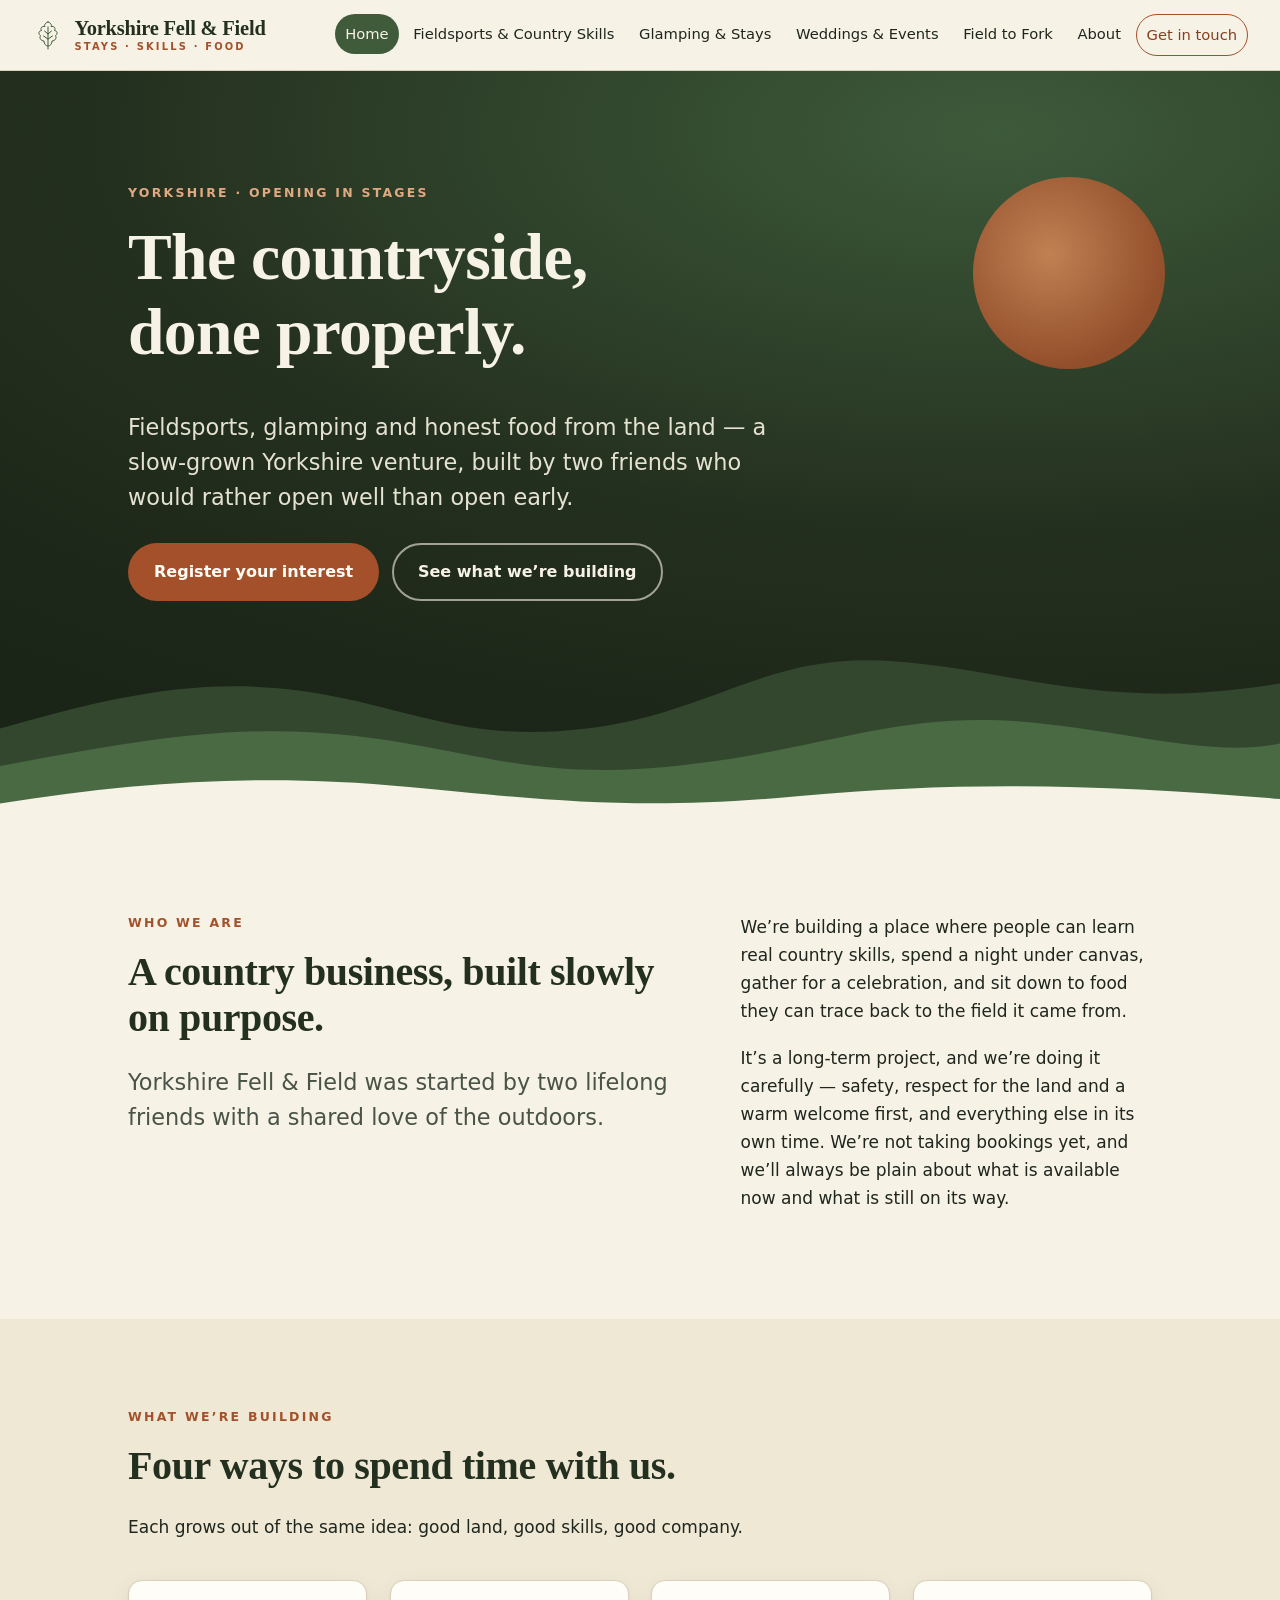
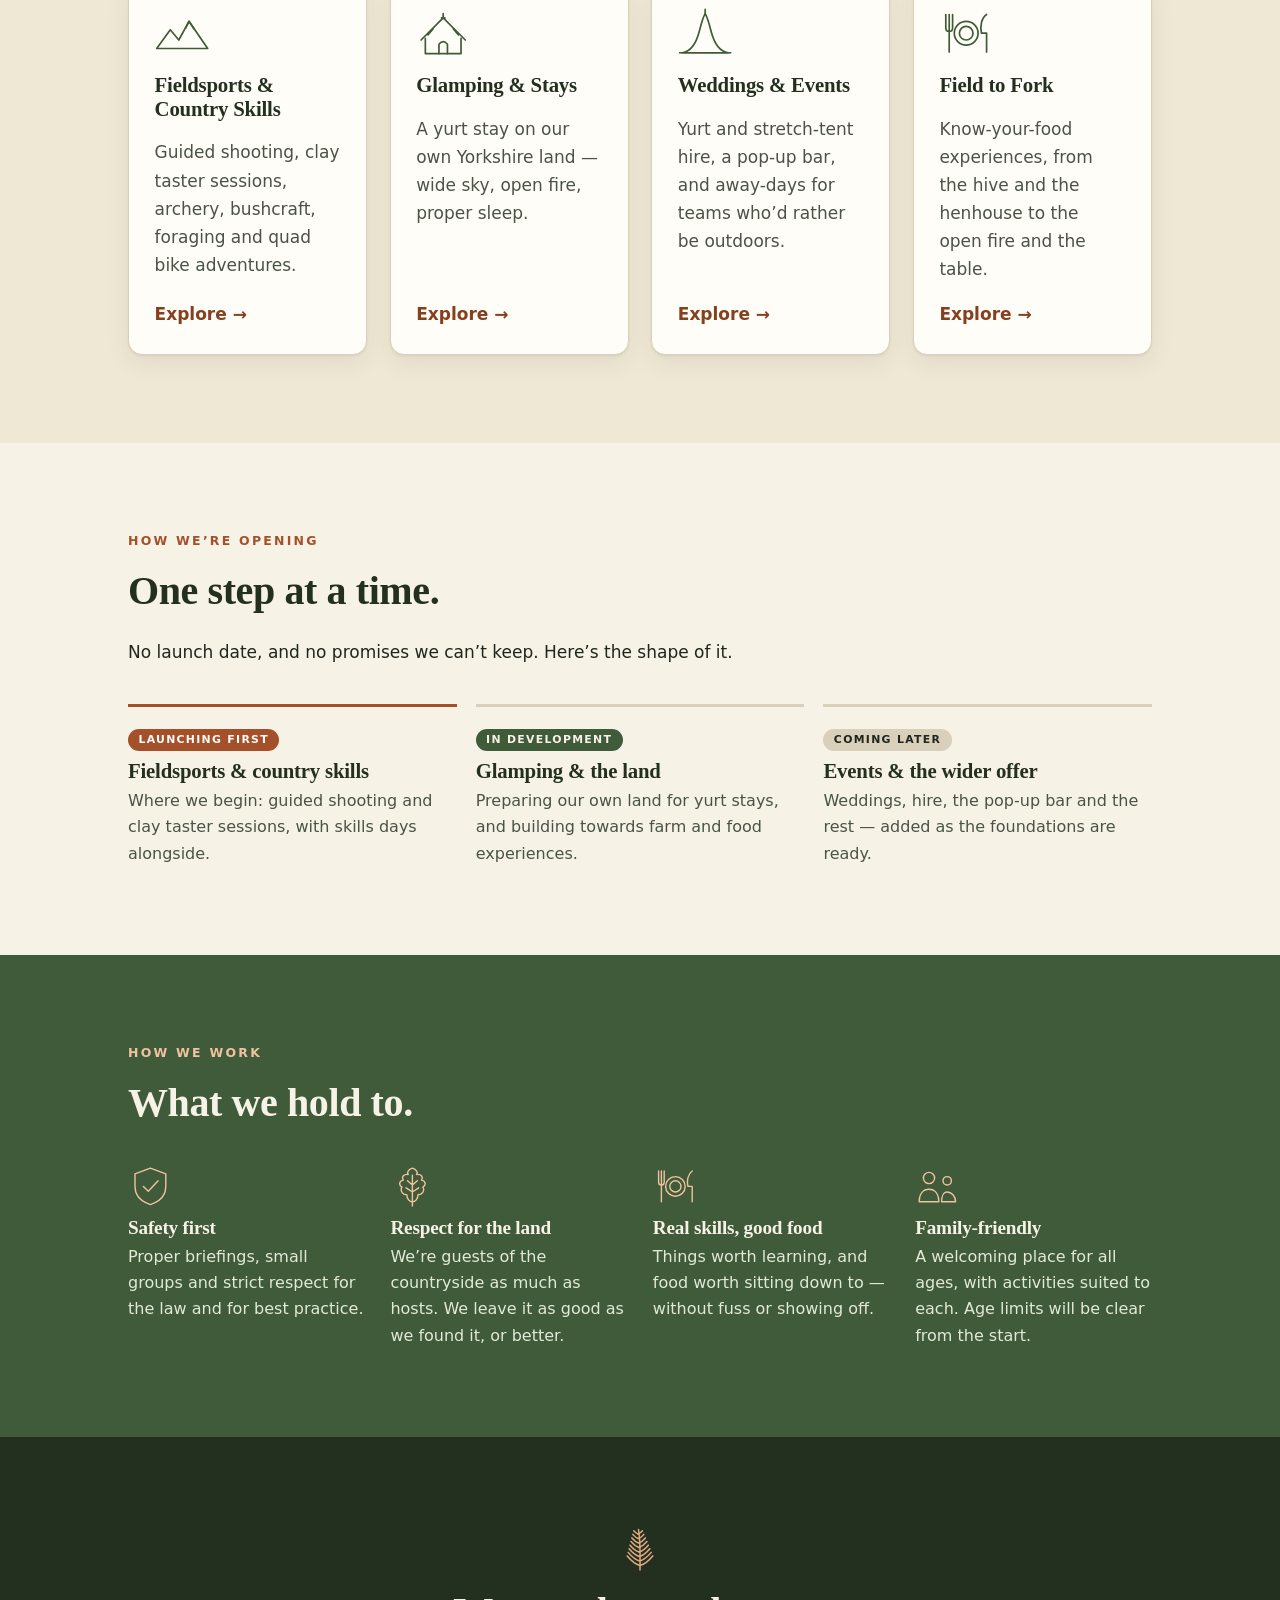
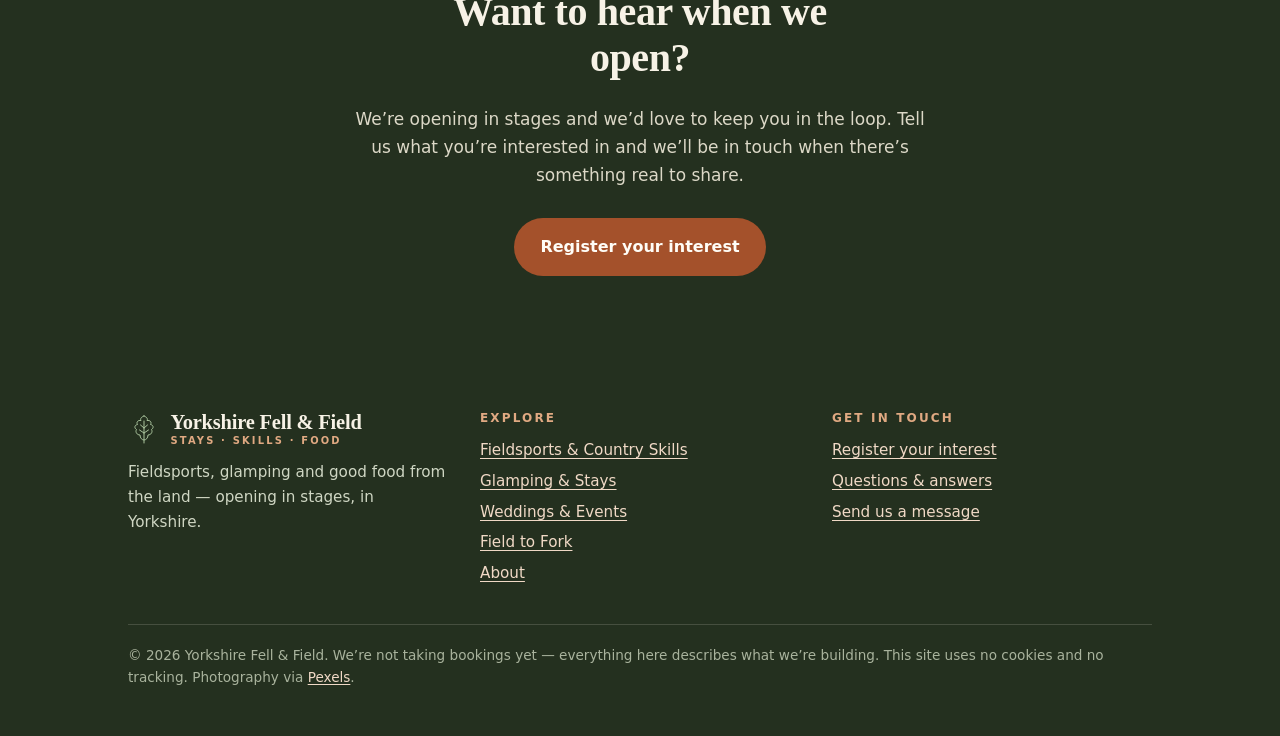
<file: index.html>
<!DOCTYPE html>
<html lang="en-GB" class="no-js">
<head>
<meta charset="utf-8">
<meta name="viewport" content="width=device-width, initial-scale=1">
<title>Yorkshire Fell & Field</title>
<meta name="description" content="Yorkshire Fell & Field — fieldsports, glamping, weddings & events and field-to-fork food experiences in Yorkshire. Opening in stages.">
<meta name="theme-color" content="#24301f">
<meta property="og:type" content="website">
<meta property="og:title" content="Yorkshire Fell & Field">
<meta property="og:description" content="Yorkshire Fell & Field — fieldsports, glamping, weddings & events and field-to-fork food experiences in Yorkshire. Opening in stages.">
<meta property="og:locale" content="en_GB">
<link rel="icon" type="image/svg+xml" href="favicon.svg">
<link rel="stylesheet" href="css/style.css">
<script>document.documentElement.className="js";</script>
</head>
<body>
<svg width="0" height="0" style="position:absolute" aria-hidden="true" focusable="false"><defs><symbol id="i-leaf" viewBox="0 0 64 64"><path d="M32 6 C38 8 40 12 38 15 C44 14 48 18 45 23 C51 24 52 30 47 33 C50 38 46 44 40 44 C40 50 36 54 32 54 C28 54 24 50 24 44 C18 44 14 38 17 33 C12 30 13 24 19 23 C16 18 20 14 26 15 C24 12 26 8 32 6 Z"/><path d="M32 60 V16 M32 30 L25 24 M32 30 L39 24 M32 40 L23 34 M32 40 L41 34"/></symbol><symbol id="i-fern" viewBox="0 0 64 64"><path d="M32 60 C32 44 33 24 30 6"/><path d="M32.0 54 Q23.5 51.5 15.0 41.2"/><path d="M32.0 54 Q40.5 51.5 49.0 41.2"/><path d="M31.6 48 Q23.9 45.7 16.2 36.5"/><path d="M31.6 48 Q39.3 45.7 47.0 36.5"/><path d="M31.3 42 Q24.4 39.9 17.5 31.6"/><path d="M31.3 42 Q38.2 39.9 45.1 31.6"/><path d="M30.9 36 Q24.8 34.2 18.7 26.9"/><path d="M30.9 36 Q37.0 34.2 43.1 26.9"/><path d="M30.6 30 Q25.3 28.4 20.0 22.1"/><path d="M30.6 30 Q35.9 28.4 41.2 22.1"/><path d="M30.2 24 Q25.7 22.6 21.2 17.2"/><path d="M30.2 24 Q34.7 22.6 39.2 17.2"/><path d="M29.8 18 Q26.1 16.9 22.4 12.5"/><path d="M29.8 18 Q33.5 16.9 37.2 12.5"/><path d="M29.5 12 Q26.6 11.1 23.7 7.7"/><path d="M29.5 12 Q32.4 11.1 35.3 7.7"/></symbol><symbol id="i-yurt" viewBox="0 0 64 64"><path d="M6 40 L32 14 L58 40"/><path d="M11 38 V56 H53 V38"/><path d="M27 56 V45 Q32 39 37 45 V56"/><path d="M30 14 H34 M32 14 V9"/><path d="M20 27 L14 34 M44 27 L50 34"/></symbol><symbol id="i-tent" viewBox="0 0 64 64"><path d="M5 55 Q19 53 25 30 Q29 14 32 9 Q35 14 39 30 Q45 53 59 55 Z"/><path d="M32 9 V4 M2 55 H62"/></symbol><symbol id="i-hare" viewBox="0 0 64 64"><path d="M9 52 C8 42 16 36 26 37 C29 31 32 24 32 10 C36 9 38 18 37 30 C40 25 43 16 46 12 C49 15 46 26 42 34 C50 36 55 42 54 49 C53 53 50 55 46 55 L13 55 C10 55 9 54 9 52 Z"/><circle cx="41" cy="42" r="1.4"/><path d="M8 48 q-3 -1 -4 1"/></symbol><symbol id="i-hex" viewBox="0 0 64 64"><path d="M31.5 18.5 L31.5 29.5 L22.0 35.0 L12.5 29.5 L12.5 18.5 L22.0 13.0 Z"/><path d="M51.5 18.5 L51.5 29.5 L42.0 35.0 L32.5 29.5 L32.5 18.5 L42.0 13.0 Z"/><path d="M41.5 36.5 L41.5 47.5 L32.0 53.0 L22.5 47.5 L22.5 36.5 L32.0 31.0 Z"/></symbol><symbol id="i-egg" viewBox="0 0 64 64"><path d="M32 7 C22 7 14 23 14 38 C14 50 22 58 32 58 C42 58 50 50 50 38 C50 23 42 7 32 7 Z"/><path d="M16 38 L24 31 L30 40 L37 30 L44 39 L49 35"/></symbol><symbol id="i-flame" viewBox="0 0 64 64"><path d="M32 6 C36 16 46 22 46 36 C46 47 40 54 32 54 C24 54 18 47 18 38 C18 31 22 27 25 22 C26 27 28 29 30 30 C29 21 30 12 32 6 Z"/><path d="M10 58 L54 50 M10 50 L54 58"/></symbol><symbol id="i-target" viewBox="0 0 64 64"><circle cx="28" cy="36" r="21"/><circle cx="28" cy="36" r="13"/><circle cx="28" cy="36" r="5"/><path d="M28 36 L58 6 M58 6 H48 M58 6 V16"/></symbol><symbol id="i-clay" viewBox="0 0 64 64"><ellipse cx="34" cy="32" rx="21" ry="8" transform="rotate(-18 34 32)"/><path d="M4 22 H14 M2 32 H12 M6 42 H16"/><ellipse cx="34" cy="32" rx="8" ry="3" transform="rotate(-18 34 32)"/></symbol><symbol id="i-wheel" viewBox="0 0 64 64"><circle cx="32" cy="32" r="22"/><circle cx="32" cy="32" r="6"/><path d="M32 10 V26 M32 38 V54 M10 32 H26 M38 32 H54 M16 16 L27 27 M37 37 L48 48 M48 16 L37 27 M27 37 L16 48"/></symbol><symbol id="i-camera" viewBox="0 0 64 64"><path d="M8 20 H20 L24 14 H40 L44 20 H56 V50 H8 Z"/><circle cx="32" cy="35" r="10"/><circle cx="32" cy="35" r="4"/></symbol><symbol id="i-mushroom" viewBox="0 0 64 64"><path d="M10 32 C10 17 21 8 32 8 C43 8 54 17 54 32 Z"/><path d="M25 32 V50 Q32 57 39 50 V32"/><circle cx="24" cy="21" r="2"/><circle cx="38" cy="18" r="2"/><circle cx="44" cy="26" r="1.6"/></symbol><symbol id="i-wreath" viewBox="0 0 64 64"><circle cx="32" cy="32" r="17"/><ellipse cx="32" cy="9" rx="3.2" ry="6.5" transform="rotate(0 32 32)"/><ellipse cx="32" cy="9" rx="3.2" ry="6.5" transform="rotate(36 32 32)"/><ellipse cx="32" cy="9" rx="3.2" ry="6.5" transform="rotate(72 32 32)"/><ellipse cx="32" cy="9" rx="3.2" ry="6.5" transform="rotate(108 32 32)"/><ellipse cx="32" cy="9" rx="3.2" ry="6.5" transform="rotate(144 32 32)"/><ellipse cx="32" cy="9" rx="3.2" ry="6.5" transform="rotate(180 32 32)"/><ellipse cx="32" cy="9" rx="3.2" ry="6.5" transform="rotate(216 32 32)"/><ellipse cx="32" cy="9" rx="3.2" ry="6.5" transform="rotate(252 32 32)"/><ellipse cx="32" cy="9" rx="3.2" ry="6.5" transform="rotate(288 32 32)"/><ellipse cx="32" cy="9" rx="3.2" ry="6.5" transform="rotate(324 32 32)"/></symbol><symbol id="i-glass" viewBox="0 0 64 64"><path d="M16 10 H48 L42 56 H22 Z"/><path d="M18 28 H46"/><path d="M36 10 L44 2"/></symbol><symbol id="i-plate" viewBox="0 0 64 64"><circle cx="32" cy="32" r="14"/><circle cx="32" cy="32" r="8"/><path d="M8 10 V26 Q8 30 12 30 Q16 30 16 26 V10 M12 10 V54 M56 10 C50 14 48 24 50 32 H56 V54"/></symbol><symbol id="i-brief" viewBox="0 0 64 64"><rect x="8" y="20" width="48" height="34" rx="4"/><path d="M24 20 V13 H40 V20 M8 34 H56 M28 34 V40 H36 V34"/></symbol><symbol id="i-knife" viewBox="0 0 64 64"><path d="M12 54 L46 8 C52 10 56 16 54 22 L20 56 Z"/><path d="M12 54 L6 58"/></symbol><symbol id="i-shield" viewBox="0 0 64 64"><path d="M32 6 L54 14 V32 C54 46 44 54 32 58 C20 54 10 46 10 32 V14 Z"/><path d="M22 32 L29 39 L43 24"/></symbol><symbol id="i-sprout" viewBox="0 0 64 64"><path d="M32 58 V30"/><path d="M32 34 C32 22 22 16 10 16 C10 28 18 34 32 34 Z"/><path d="M32 28 C32 16 42 10 54 10 C54 22 46 28 32 28 Z"/></symbol><symbol id="i-people" viewBox="0 0 64 64"><circle cx="20" cy="20" r="8"/><circle cx="46" cy="24" r="6"/><path d="M6 54 C6 42 12 36 20 36 C28 36 34 42 34 54 Z"/><path d="M38 54 C38 46 41 40 46 40 C52 40 58 46 58 54 Z"/></symbol><symbol id="i-hills" viewBox="0 0 64 64"><path d="M2 50 L18 28 L28 40 L40 18 L62 50 Z"/><path d="M36 26 L40 18 L46 27"/></symbol><symbol id="i-star" viewBox="0 0 64 64"><path d="M32 6 L38 24 L57 24 L42 36 L48 55 L32 44 L16 55 L22 36 L7 24 L26 24 Z"/></symbol></defs></svg>
<a class="skip" href="#main">Skip to content</a>
<header class="site-header">
  <div class="wrap">
    <a class="brand" href="index.html" aria-label="Yorkshire Fell & Field — home">
      <svg class="ico" viewBox="0 0 64 64" aria-hidden="true" focusable="false"><use href="#i-leaf"/></svg>
      <span class="brand-name">Yorkshire Fell &amp; Field<small>Stays &middot; Skills &middot; Food</small></span>
    </a>
    <button class="menu-btn" type="button" aria-expanded="false" aria-controls="site-nav">Menu</button>
    <nav class="nav" id="site-nav" aria-label="Main">
      <ul><li><a href="index.html" aria-current="page">Home</a></li><li><a href="fieldsports.html">Fieldsports &amp; Country Skills</a></li><li><a href="glamping.html">Glamping &amp; Stays</a></li><li><a href="events.html">Weddings &amp; Events</a></li><li><a href="field-to-fork.html">Field to Fork</a></li><li><a href="about.html">About</a></li><li><a class="nav-cta" href="contact.html">Get in touch</a></li></ul>
    </nav>
  </div>
</header>
<main id="main">

<section class="hero">
  <div class="sun" aria-hidden="true"></div>
  <div class="wrap">
    <p class="eyebrow">Yorkshire &middot; Opening in stages</p>
    <h1>The countryside, done properly.</h1>
    <p class="lede">Fieldsports, glamping and honest food from the land &mdash; a slow-grown Yorkshire venture, built by two friends who would rather open well than open early.</p>
    <div class="btn-row">
      <a class="btn btn-primary" href="contact.html#enquire">Register your interest</a>
      <a class="btn btn-ghost" href="#offering">See what we&rsquo;re building</a>
    </div>
  </div>
  <svg class="hills" viewBox="0 0 1440 320" preserveAspectRatio="none" aria-hidden="true" focusable="false">
<path d="M0 190 C120 150 220 120 340 140 C460 160 520 210 660 190 C800 170 860 90 1000 100 C1140 110 1240 170 1440 130 V320 H0 Z" fill="#33472e"/>
<path d="M0 240 C140 210 260 180 400 200 C540 220 600 260 760 240 C920 220 1000 170 1140 180 C1260 190 1360 230 1440 210 V320 H0 Z" fill="#4a6a44"/>
<path d="M0 290 C160 260 300 250 460 268 C620 286 720 300 900 280 C1080 260 1240 264 1440 284 V320 H0 Z" fill="#f7f2e6"/>
</svg>
</section>

<section class="section">
  <div class="wrap split">
    <div>
      <p class="eyebrow">Who we are</p>
      <h2>A country business, built slowly on purpose.</h2>
      <p class="lede">Yorkshire Fell &amp; Field was started by two lifelong friends with a shared love of the outdoors.</p>
    </div>
    <div class="prose">
      <p>We&rsquo;re building a place where people can learn real country skills, spend a night under canvas, gather for a celebration, and sit down to food they can trace back to the field it came from.</p>
      <p>It&rsquo;s a long-term project, and we&rsquo;re doing it carefully &mdash; safety, respect for the land and a warm welcome first, and everything else in its own time. We&rsquo;re not taking bookings yet, and we&rsquo;ll always be plain about what is available now and what is still on its way.</p>
    </div>
  </div>
</section>

<section class="section alt" id="offering">
  <div class="wrap">
    <div class="section-head">
      <p class="eyebrow">What we&rsquo;re building</p>
      <h2>Four ways to spend time with us.</h2>
      <p>Each grows out of the same idea: good land, good skills, good company.</p>
    </div>
    <div class="grid grid-4">
      <a class="card" href="fieldsports.html">
        <svg class="ico ico-lg" viewBox="0 0 64 64" aria-hidden="true" focusable="false"><use href="#i-hills"/></svg>
        <h3>Fieldsports &amp; Country Skills</h3>
        <p>Guided shooting, clay taster sessions, archery, bushcraft, foraging and quad bike adventures.</p>
        <span class="more">Explore &rarr;</span>
      </a>
      <a class="card" href="glamping.html">
        <svg class="ico ico-lg" viewBox="0 0 64 64" aria-hidden="true" focusable="false"><use href="#i-yurt"/></svg>
        <h3>Glamping &amp; Stays</h3>
        <p>A yurt stay on our own Yorkshire land &mdash; wide sky, open fire, proper sleep.</p>
        <span class="more">Explore &rarr;</span>
      </a>
      <a class="card" href="events.html">
        <svg class="ico ico-lg" viewBox="0 0 64 64" aria-hidden="true" focusable="false"><use href="#i-tent"/></svg>
        <h3>Weddings &amp; Events</h3>
        <p>Yurt and stretch-tent hire, a pop-up bar, and away-days for teams who&rsquo;d rather be outdoors.</p>
        <span class="more">Explore &rarr;</span>
      </a>
      <a class="card" href="field-to-fork.html">
        <svg class="ico ico-lg" viewBox="0 0 64 64" aria-hidden="true" focusable="false"><use href="#i-plate"/></svg>
        <h3>Field to Fork</h3>
        <p>Know-your-food experiences, from the hive and the henhouse to the open fire and the table.</p>
        <span class="more">Explore &rarr;</span>
      </a>
    </div>
  </div>
</section>

<section class="section">
  <div class="wrap">
    <div class="section-head">
      <p class="eyebrow">How we&rsquo;re opening</p>
      <h2>One step at a time.</h2>
      <p>No launch date, and no promises we can&rsquo;t keep. Here&rsquo;s the shape of it.</p>
    </div>
    <div class="phases">
      <div class="phase now">
        <span class="tag first">Launching first</span>
        <h3>Fieldsports &amp; country skills</h3>
        <p>Where we begin: guided shooting and clay taster sessions, with skills days alongside.</p>
      </div>
      <div class="phase">
        <span class="tag dev">In development</span>
        <h3>Glamping &amp; the land</h3>
        <p>Preparing our own land for yurt stays, and building towards farm and food experiences.</p>
      </div>
      <div class="phase">
        <span class="tag later">Coming later</span>
        <h3>Events &amp; the wider offer</h3>
        <p>Weddings, hire, the pop-up bar and the rest &mdash; added as the foundations are ready.</p>
      </div>
    </div>
  </div>
</section>

<section class="section dark">
  <div class="wrap">
    <div class="section-head">
      <p class="eyebrow">How we work</p>
      <h2>What we hold to.</h2>
    </div>
    <ul class="values">
      <li><svg class="ico" viewBox="0 0 64 64" aria-hidden="true" focusable="false"><use href="#i-shield"/></svg><h3>Safety first</h3><p>Proper briefings, small groups and strict respect for the law and for best practice.</p></li>
      <li><svg class="ico" viewBox="0 0 64 64" aria-hidden="true" focusable="false"><use href="#i-leaf"/></svg><h3>Respect for the land</h3><p>We&rsquo;re guests of the countryside as much as hosts. We leave it as good as we found it, or better.</p></li>
      <li><svg class="ico" viewBox="0 0 64 64" aria-hidden="true" focusable="false"><use href="#i-plate"/></svg><h3>Real skills, good food</h3><p>Things worth learning, and food worth sitting down to &mdash; without fuss or showing off.</p></li>
      <li><svg class="ico" viewBox="0 0 64 64" aria-hidden="true" focusable="false"><use href="#i-people"/></svg><h3>Family-friendly</h3><p>A welcoming place for all ages, with activities suited to each. Age limits will be clear from the start.</p></li>
    </ul>
  </div>
</section>

<section class="section cta-band">
  <div class="wrap">
    <svg class="ico" viewBox="0 0 64 64" aria-hidden="true" focusable="false"><use href="#i-fern"/></svg>
    <h2>Want to hear when we open?</h2>
    <p>We&rsquo;re opening in stages and we&rsquo;d love to keep you in the loop. Tell us what you&rsquo;re interested in and we&rsquo;ll be in touch when there&rsquo;s something real to share.</p>
    <div class="btn-row"><a class="btn btn-primary" href="contact.html#enquire">Register your interest</a></div>
  </div>
</section>

</main>
<footer class="site-footer">
  <div class="wrap">
    <div class="footer-grid">
      <div>
        <a class="brand" href="index.html"><svg class="ico" viewBox="0 0 64 64" aria-hidden="true" focusable="false"><use href="#i-leaf"/></svg><span class="brand-name">Yorkshire Fell &amp; Field<small>Stays &middot; Skills &middot; Food</small></span></a>
        <p>Fieldsports, glamping and good food from the land &mdash; opening in stages, in Yorkshire.</p>
      </div>
      <div>
        <h2>Explore</h2>
        <ul><li><a href="fieldsports.html">Fieldsports &amp; Country Skills</a></li><li><a href="glamping.html">Glamping &amp; Stays</a></li><li><a href="events.html">Weddings &amp; Events</a></li><li><a href="field-to-fork.html">Field to Fork</a></li><li><a href="about.html">About</a></li></ul>
      </div>
      <div>
        <h2>Get in touch</h2>
        <ul>
          <li><a href="contact.html#enquire">Register your interest</a></li>
          <li><a href="contact.html#faq">Questions &amp; answers</a></li>
          <li><a href="contact.html#enquire">Send us a message</a></li>
        </ul>
      </div>
    </div>
    <p class="footer-base">&copy; 2026 Yorkshire Fell &amp; Field. We&rsquo;re not taking bookings yet &mdash; everything here describes what we&rsquo;re building. This site uses no cookies and no tracking. Photography via <a href="https://www.pexels.com">Pexels</a>.</p>
  </div>
</footer>
<script src="js/main.js" defer></script>
</body>
</html>
</file>
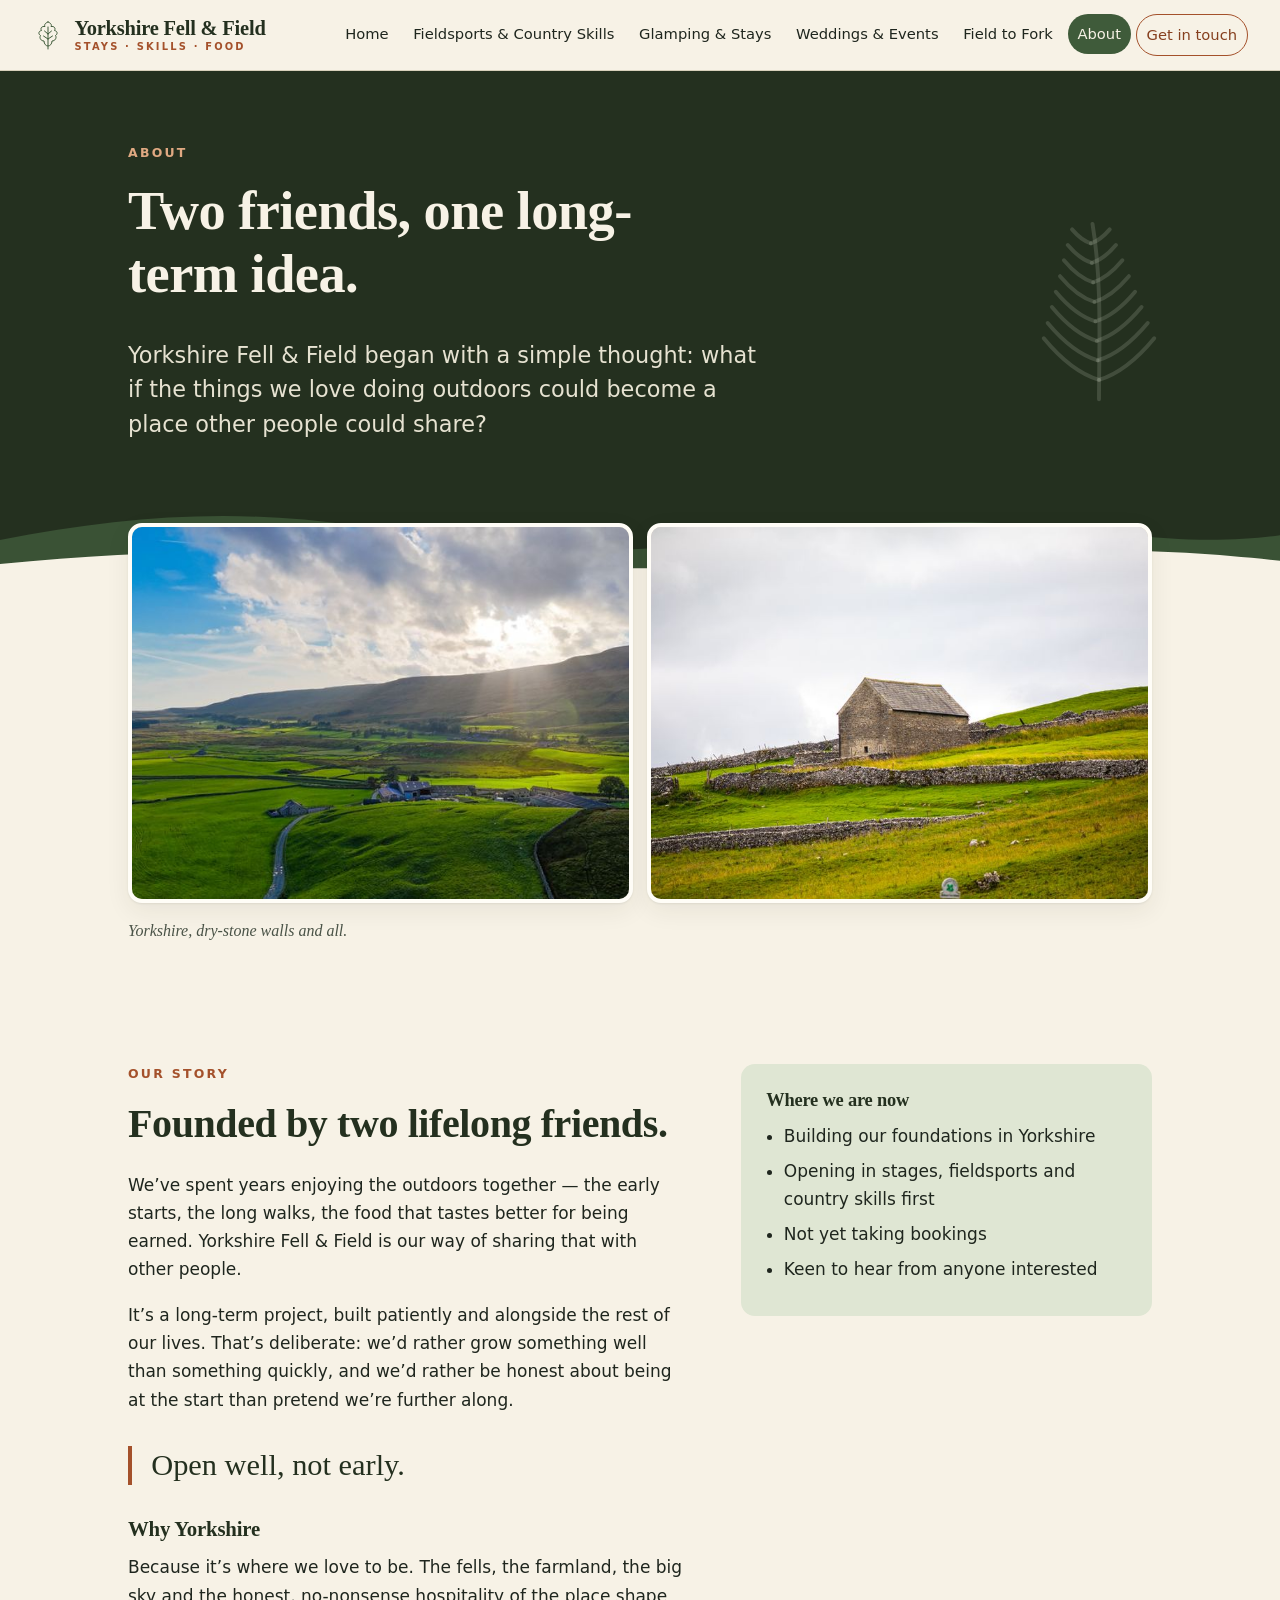
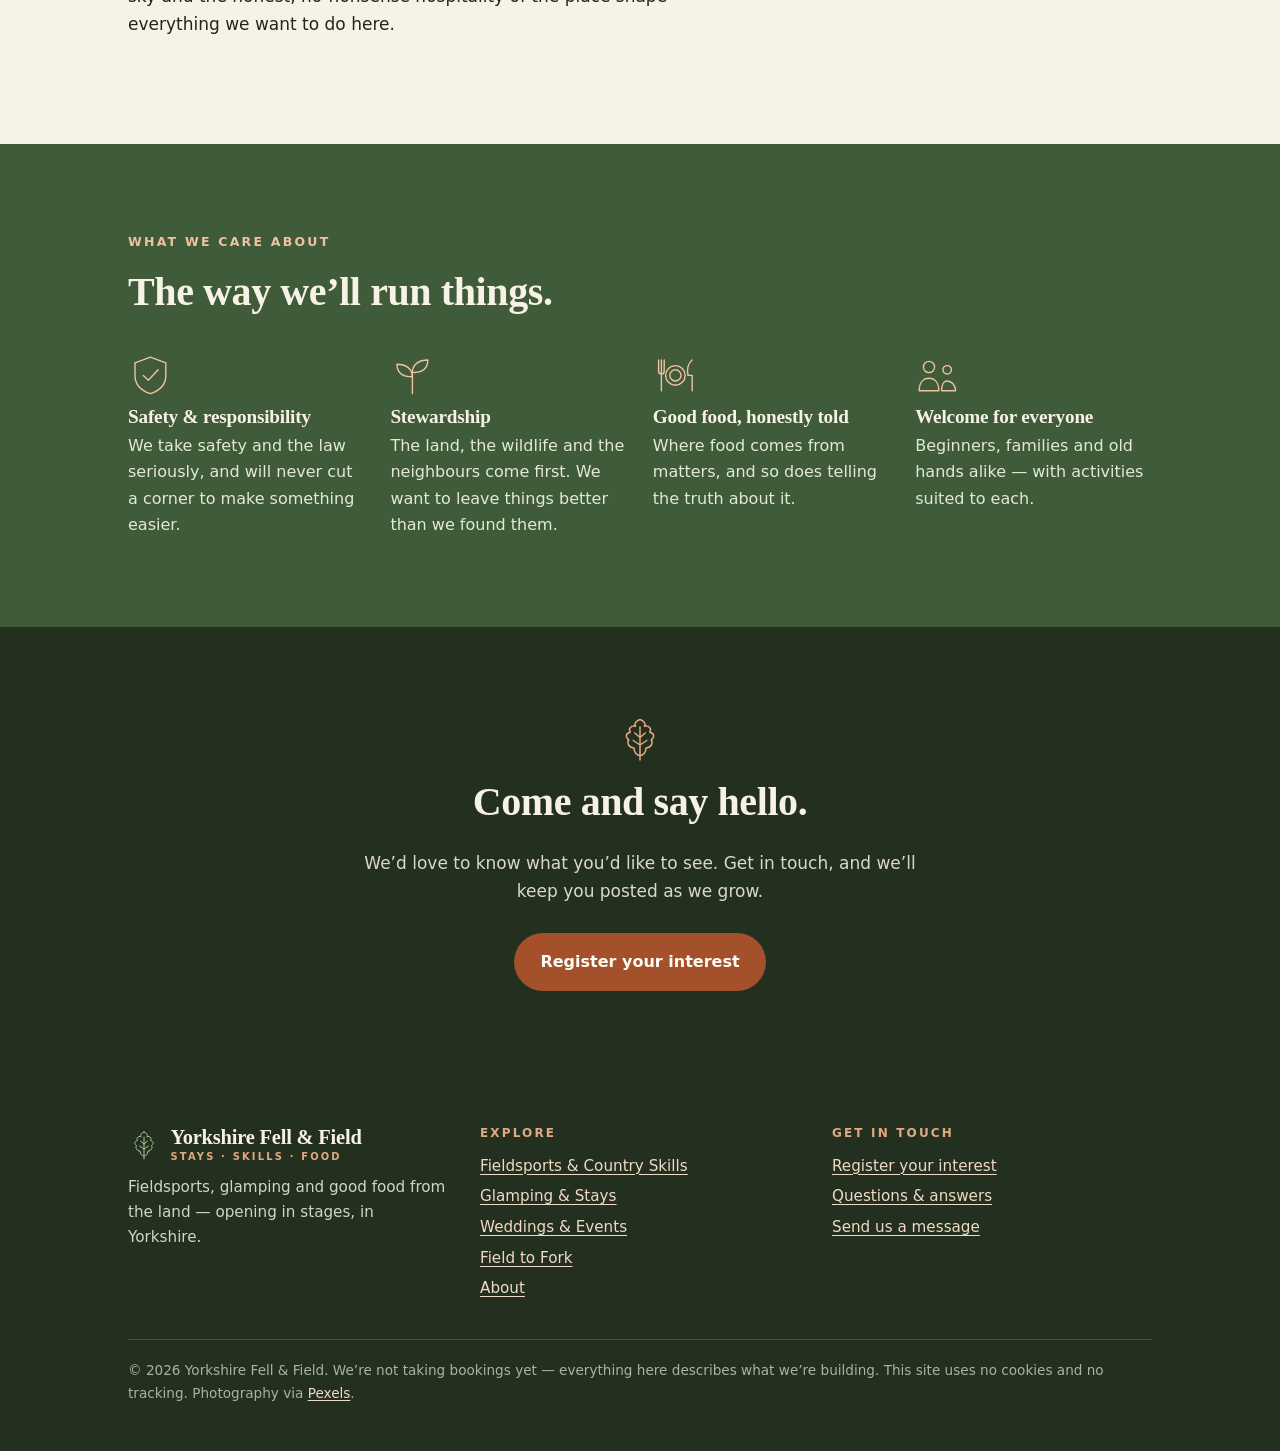
<file: about.html>
<!DOCTYPE html>
<html lang="en-GB" class="no-js">
<head>
<meta charset="utf-8">
<meta name="viewport" content="width=device-width, initial-scale=1">
<title>About · Yorkshire Fell & Field</title>
<meta name="description" content="About Yorkshire Fell & Field — a slow-grown Yorkshire countryside venture founded by two lifelong friends with a shared love of the outdoors.">
<meta name="theme-color" content="#24301f">
<meta property="og:type" content="website">
<meta property="og:title" content="About · Yorkshire Fell & Field">
<meta property="og:description" content="About Yorkshire Fell & Field — a slow-grown Yorkshire countryside venture founded by two lifelong friends with a shared love of the outdoors.">
<meta property="og:locale" content="en_GB">
<link rel="icon" type="image/svg+xml" href="favicon.svg">
<link rel="stylesheet" href="css/style.css">
<script>document.documentElement.className="js";</script>
</head>
<body>
<svg width="0" height="0" style="position:absolute" aria-hidden="true" focusable="false"><defs><symbol id="i-leaf" viewBox="0 0 64 64"><path d="M32 6 C38 8 40 12 38 15 C44 14 48 18 45 23 C51 24 52 30 47 33 C50 38 46 44 40 44 C40 50 36 54 32 54 C28 54 24 50 24 44 C18 44 14 38 17 33 C12 30 13 24 19 23 C16 18 20 14 26 15 C24 12 26 8 32 6 Z"/><path d="M32 60 V16 M32 30 L25 24 M32 30 L39 24 M32 40 L23 34 M32 40 L41 34"/></symbol><symbol id="i-fern" viewBox="0 0 64 64"><path d="M32 60 C32 44 33 24 30 6"/><path d="M32.0 54 Q23.5 51.5 15.0 41.2"/><path d="M32.0 54 Q40.5 51.5 49.0 41.2"/><path d="M31.6 48 Q23.9 45.7 16.2 36.5"/><path d="M31.6 48 Q39.3 45.7 47.0 36.5"/><path d="M31.3 42 Q24.4 39.9 17.5 31.6"/><path d="M31.3 42 Q38.2 39.9 45.1 31.6"/><path d="M30.9 36 Q24.8 34.2 18.7 26.9"/><path d="M30.9 36 Q37.0 34.2 43.1 26.9"/><path d="M30.6 30 Q25.3 28.4 20.0 22.1"/><path d="M30.6 30 Q35.9 28.4 41.2 22.1"/><path d="M30.2 24 Q25.7 22.6 21.2 17.2"/><path d="M30.2 24 Q34.7 22.6 39.2 17.2"/><path d="M29.8 18 Q26.1 16.9 22.4 12.5"/><path d="M29.8 18 Q33.5 16.9 37.2 12.5"/><path d="M29.5 12 Q26.6 11.1 23.7 7.7"/><path d="M29.5 12 Q32.4 11.1 35.3 7.7"/></symbol><symbol id="i-yurt" viewBox="0 0 64 64"><path d="M6 40 L32 14 L58 40"/><path d="M11 38 V56 H53 V38"/><path d="M27 56 V45 Q32 39 37 45 V56"/><path d="M30 14 H34 M32 14 V9"/><path d="M20 27 L14 34 M44 27 L50 34"/></symbol><symbol id="i-tent" viewBox="0 0 64 64"><path d="M5 55 Q19 53 25 30 Q29 14 32 9 Q35 14 39 30 Q45 53 59 55 Z"/><path d="M32 9 V4 M2 55 H62"/></symbol><symbol id="i-hare" viewBox="0 0 64 64"><path d="M9 52 C8 42 16 36 26 37 C29 31 32 24 32 10 C36 9 38 18 37 30 C40 25 43 16 46 12 C49 15 46 26 42 34 C50 36 55 42 54 49 C53 53 50 55 46 55 L13 55 C10 55 9 54 9 52 Z"/><circle cx="41" cy="42" r="1.4"/><path d="M8 48 q-3 -1 -4 1"/></symbol><symbol id="i-hex" viewBox="0 0 64 64"><path d="M31.5 18.5 L31.5 29.5 L22.0 35.0 L12.5 29.5 L12.5 18.5 L22.0 13.0 Z"/><path d="M51.5 18.5 L51.5 29.5 L42.0 35.0 L32.5 29.5 L32.5 18.5 L42.0 13.0 Z"/><path d="M41.5 36.5 L41.5 47.5 L32.0 53.0 L22.5 47.5 L22.5 36.5 L32.0 31.0 Z"/></symbol><symbol id="i-egg" viewBox="0 0 64 64"><path d="M32 7 C22 7 14 23 14 38 C14 50 22 58 32 58 C42 58 50 50 50 38 C50 23 42 7 32 7 Z"/><path d="M16 38 L24 31 L30 40 L37 30 L44 39 L49 35"/></symbol><symbol id="i-flame" viewBox="0 0 64 64"><path d="M32 6 C36 16 46 22 46 36 C46 47 40 54 32 54 C24 54 18 47 18 38 C18 31 22 27 25 22 C26 27 28 29 30 30 C29 21 30 12 32 6 Z"/><path d="M10 58 L54 50 M10 50 L54 58"/></symbol><symbol id="i-target" viewBox="0 0 64 64"><circle cx="28" cy="36" r="21"/><circle cx="28" cy="36" r="13"/><circle cx="28" cy="36" r="5"/><path d="M28 36 L58 6 M58 6 H48 M58 6 V16"/></symbol><symbol id="i-clay" viewBox="0 0 64 64"><ellipse cx="34" cy="32" rx="21" ry="8" transform="rotate(-18 34 32)"/><path d="M4 22 H14 M2 32 H12 M6 42 H16"/><ellipse cx="34" cy="32" rx="8" ry="3" transform="rotate(-18 34 32)"/></symbol><symbol id="i-wheel" viewBox="0 0 64 64"><circle cx="32" cy="32" r="22"/><circle cx="32" cy="32" r="6"/><path d="M32 10 V26 M32 38 V54 M10 32 H26 M38 32 H54 M16 16 L27 27 M37 37 L48 48 M48 16 L37 27 M27 37 L16 48"/></symbol><symbol id="i-camera" viewBox="0 0 64 64"><path d="M8 20 H20 L24 14 H40 L44 20 H56 V50 H8 Z"/><circle cx="32" cy="35" r="10"/><circle cx="32" cy="35" r="4"/></symbol><symbol id="i-mushroom" viewBox="0 0 64 64"><path d="M10 32 C10 17 21 8 32 8 C43 8 54 17 54 32 Z"/><path d="M25 32 V50 Q32 57 39 50 V32"/><circle cx="24" cy="21" r="2"/><circle cx="38" cy="18" r="2"/><circle cx="44" cy="26" r="1.6"/></symbol><symbol id="i-wreath" viewBox="0 0 64 64"><circle cx="32" cy="32" r="17"/><ellipse cx="32" cy="9" rx="3.2" ry="6.5" transform="rotate(0 32 32)"/><ellipse cx="32" cy="9" rx="3.2" ry="6.5" transform="rotate(36 32 32)"/><ellipse cx="32" cy="9" rx="3.2" ry="6.5" transform="rotate(72 32 32)"/><ellipse cx="32" cy="9" rx="3.2" ry="6.5" transform="rotate(108 32 32)"/><ellipse cx="32" cy="9" rx="3.2" ry="6.5" transform="rotate(144 32 32)"/><ellipse cx="32" cy="9" rx="3.2" ry="6.5" transform="rotate(180 32 32)"/><ellipse cx="32" cy="9" rx="3.2" ry="6.5" transform="rotate(216 32 32)"/><ellipse cx="32" cy="9" rx="3.2" ry="6.5" transform="rotate(252 32 32)"/><ellipse cx="32" cy="9" rx="3.2" ry="6.5" transform="rotate(288 32 32)"/><ellipse cx="32" cy="9" rx="3.2" ry="6.5" transform="rotate(324 32 32)"/></symbol><symbol id="i-glass" viewBox="0 0 64 64"><path d="M16 10 H48 L42 56 H22 Z"/><path d="M18 28 H46"/><path d="M36 10 L44 2"/></symbol><symbol id="i-plate" viewBox="0 0 64 64"><circle cx="32" cy="32" r="14"/><circle cx="32" cy="32" r="8"/><path d="M8 10 V26 Q8 30 12 30 Q16 30 16 26 V10 M12 10 V54 M56 10 C50 14 48 24 50 32 H56 V54"/></symbol><symbol id="i-brief" viewBox="0 0 64 64"><rect x="8" y="20" width="48" height="34" rx="4"/><path d="M24 20 V13 H40 V20 M8 34 H56 M28 34 V40 H36 V34"/></symbol><symbol id="i-knife" viewBox="0 0 64 64"><path d="M12 54 L46 8 C52 10 56 16 54 22 L20 56 Z"/><path d="M12 54 L6 58"/></symbol><symbol id="i-shield" viewBox="0 0 64 64"><path d="M32 6 L54 14 V32 C54 46 44 54 32 58 C20 54 10 46 10 32 V14 Z"/><path d="M22 32 L29 39 L43 24"/></symbol><symbol id="i-sprout" viewBox="0 0 64 64"><path d="M32 58 V30"/><path d="M32 34 C32 22 22 16 10 16 C10 28 18 34 32 34 Z"/><path d="M32 28 C32 16 42 10 54 10 C54 22 46 28 32 28 Z"/></symbol><symbol id="i-people" viewBox="0 0 64 64"><circle cx="20" cy="20" r="8"/><circle cx="46" cy="24" r="6"/><path d="M6 54 C6 42 12 36 20 36 C28 36 34 42 34 54 Z"/><path d="M38 54 C38 46 41 40 46 40 C52 40 58 46 58 54 Z"/></symbol><symbol id="i-hills" viewBox="0 0 64 64"><path d="M2 50 L18 28 L28 40 L40 18 L62 50 Z"/><path d="M36 26 L40 18 L46 27"/></symbol><symbol id="i-star" viewBox="0 0 64 64"><path d="M32 6 L38 24 L57 24 L42 36 L48 55 L32 44 L16 55 L22 36 L7 24 L26 24 Z"/></symbol></defs></svg>
<a class="skip" href="#main">Skip to content</a>
<header class="site-header">
  <div class="wrap">
    <a class="brand" href="index.html" aria-label="Yorkshire Fell & Field — home">
      <svg class="ico" viewBox="0 0 64 64" aria-hidden="true" focusable="false"><use href="#i-leaf"/></svg>
      <span class="brand-name">Yorkshire Fell &amp; Field<small>Stays &middot; Skills &middot; Food</small></span>
    </a>
    <button class="menu-btn" type="button" aria-expanded="false" aria-controls="site-nav">Menu</button>
    <nav class="nav" id="site-nav" aria-label="Main">
      <ul><li><a href="index.html">Home</a></li><li><a href="fieldsports.html">Fieldsports &amp; Country Skills</a></li><li><a href="glamping.html">Glamping &amp; Stays</a></li><li><a href="events.html">Weddings &amp; Events</a></li><li><a href="field-to-fork.html">Field to Fork</a></li><li><a href="about.html" aria-current="page">About</a></li><li><a class="nav-cta" href="contact.html">Get in touch</a></li></ul>
    </nav>
  </div>
</header>
<main id="main">

<section class="page-hero">
  <svg class="ico motif" viewBox="0 0 64 64" aria-hidden="true" focusable="false"><use href="#i-fern"/></svg>
  <div class="wrap">
    <p class="eyebrow">About</p>
    <h1>Two friends, one long-term idea.</h1>
    <p class="lede">Yorkshire Fell &amp; Field began with a simple thought: what if the things we love doing outdoors could become a place other people could share?</p>
  </div>
  <svg class="hills" viewBox="0 0 1440 120" preserveAspectRatio="none" aria-hidden="true" focusable="false">
<path d="M0 70 C140 40 260 30 400 52 C560 78 660 96 820 70 C980 44 1120 40 1260 62 C1340 74 1400 70 1440 64 V120 H0 Z" fill="#3a5235"/>
<path d="M0 100 C180 80 320 82 500 96 C700 112 860 106 1040 90 C1220 76 1340 84 1440 96 V120 H0 Z" fill="#f7f2e6"/>
</svg>
</section>
<section class="photo-band"><div class="wrap"><div class="pb pb-2"><figure class="ph"><img src="images/dales-farmland-1400.jpg" srcset="images/dales-farmland-800.jpg 800w, images/dales-farmland-1400.jpg 1400w" sizes="(min-width: 52rem) 50vw, 100vw" width="1400" height="788" alt="Green farmland and dry-stone-walled fields beneath a rolling Yorkshire hill in evening sun" loading="lazy" decoding="async"></figure><figure class="ph"><img src="images/stone-barn-hillside-1400.jpg" srcset="images/stone-barn-hillside-800.jpg 800w, images/stone-barn-hillside-1400.jpg 1400w" sizes="(min-width: 52rem) 40vw, 100vw" width="1400" height="933" alt="A traditional stone barn on a green hillside divided by dry-stone walls" loading="lazy" decoding="async"></figure></div><p class="pb-note">Yorkshire, dry-stone walls and all.</p></div></section>

<section class="section">
  <div class="wrap">
    <div class="split">
      <div class="prose">
        <p class="eyebrow">Our story</p>
        <h2>Founded by two lifelong friends.</h2>
        <p>We&rsquo;ve spent years enjoying the outdoors together &mdash; the early starts, the long walks, the food that tastes better for being earned. Yorkshire Fell &amp; Field is our way of sharing that with other people.</p>
        <p>It&rsquo;s a long-term project, built patiently and alongside the rest of our lives. That&rsquo;s deliberate: we&rsquo;d rather grow something well than something quickly, and we&rsquo;d rather be honest about being at the start than pretend we&rsquo;re further along.</p>
        <div class="pull">Open well, not early.</div>
        <h3>Why Yorkshire</h3>
        <p>Because it&rsquo;s where we love to be. The fells, the farmland, the big sky and the honest, no-nonsense hospitality of the place shape everything we want to do here.</p>
      </div>
      <div>
        <div class="aside">
          <h3>Where we are now</h3>
          <ul>
            <li>Building our foundations in Yorkshire</li>
            <li>Opening in stages, fieldsports and country skills first</li>
            <li>Not yet taking bookings</li>
            <li>Keen to hear from anyone interested</li>
          </ul>
        </div>
      </div>
    </div>
  </div>
</section>

<section class="section dark">
  <div class="wrap">
    <div class="section-head"><p class="eyebrow">What we care about</p><h2>The way we&rsquo;ll run things.</h2></div>
    <ul class="values">
      <li><svg class="ico" viewBox="0 0 64 64" aria-hidden="true" focusable="false"><use href="#i-shield"/></svg><h3>Safety &amp; responsibility</h3><p>We take safety and the law seriously, and will never cut a corner to make something easier.</p></li>
      <li><svg class="ico" viewBox="0 0 64 64" aria-hidden="true" focusable="false"><use href="#i-sprout"/></svg><h3>Stewardship</h3><p>The land, the wildlife and the neighbours come first. We want to leave things better than we found them.</p></li>
      <li><svg class="ico" viewBox="0 0 64 64" aria-hidden="true" focusable="false"><use href="#i-plate"/></svg><h3>Good food, honestly told</h3><p>Where food comes from matters, and so does telling the truth about it.</p></li>
      <li><svg class="ico" viewBox="0 0 64 64" aria-hidden="true" focusable="false"><use href="#i-people"/></svg><h3>Welcome for everyone</h3><p>Beginners, families and old hands alike &mdash; with activities suited to each.</p></li>
    </ul>
  </div>
</section>

<section class="section cta-band">
  <div class="wrap">
    <svg class="ico" viewBox="0 0 64 64" aria-hidden="true" focusable="false"><use href="#i-leaf"/></svg>
    <h2>Come and say hello.</h2>
    <p>We&rsquo;d love to know what you&rsquo;d like to see. Get in touch, and we&rsquo;ll keep you posted as we grow.</p>
    <div class="btn-row"><a class="btn btn-primary" href="contact.html#enquire">Register your interest</a></div>
  </div>
</section>

</main>
<footer class="site-footer">
  <div class="wrap">
    <div class="footer-grid">
      <div>
        <a class="brand" href="index.html"><svg class="ico" viewBox="0 0 64 64" aria-hidden="true" focusable="false"><use href="#i-leaf"/></svg><span class="brand-name">Yorkshire Fell &amp; Field<small>Stays &middot; Skills &middot; Food</small></span></a>
        <p>Fieldsports, glamping and good food from the land &mdash; opening in stages, in Yorkshire.</p>
      </div>
      <div>
        <h2>Explore</h2>
        <ul><li><a href="fieldsports.html">Fieldsports &amp; Country Skills</a></li><li><a href="glamping.html">Glamping &amp; Stays</a></li><li><a href="events.html">Weddings &amp; Events</a></li><li><a href="field-to-fork.html">Field to Fork</a></li><li><a href="about.html">About</a></li></ul>
      </div>
      <div>
        <h2>Get in touch</h2>
        <ul>
          <li><a href="contact.html#enquire">Register your interest</a></li>
          <li><a href="contact.html#faq">Questions &amp; answers</a></li>
          <li><a href="contact.html#enquire">Send us a message</a></li>
        </ul>
      </div>
    </div>
    <p class="footer-base">&copy; 2026 Yorkshire Fell &amp; Field. We&rsquo;re not taking bookings yet &mdash; everything here describes what we&rsquo;re building. This site uses no cookies and no tracking. Photography via <a href="https://www.pexels.com">Pexels</a>.</p>
  </div>
</footer>
<script src="js/main.js" defer></script>
</body>
</html>
</file>
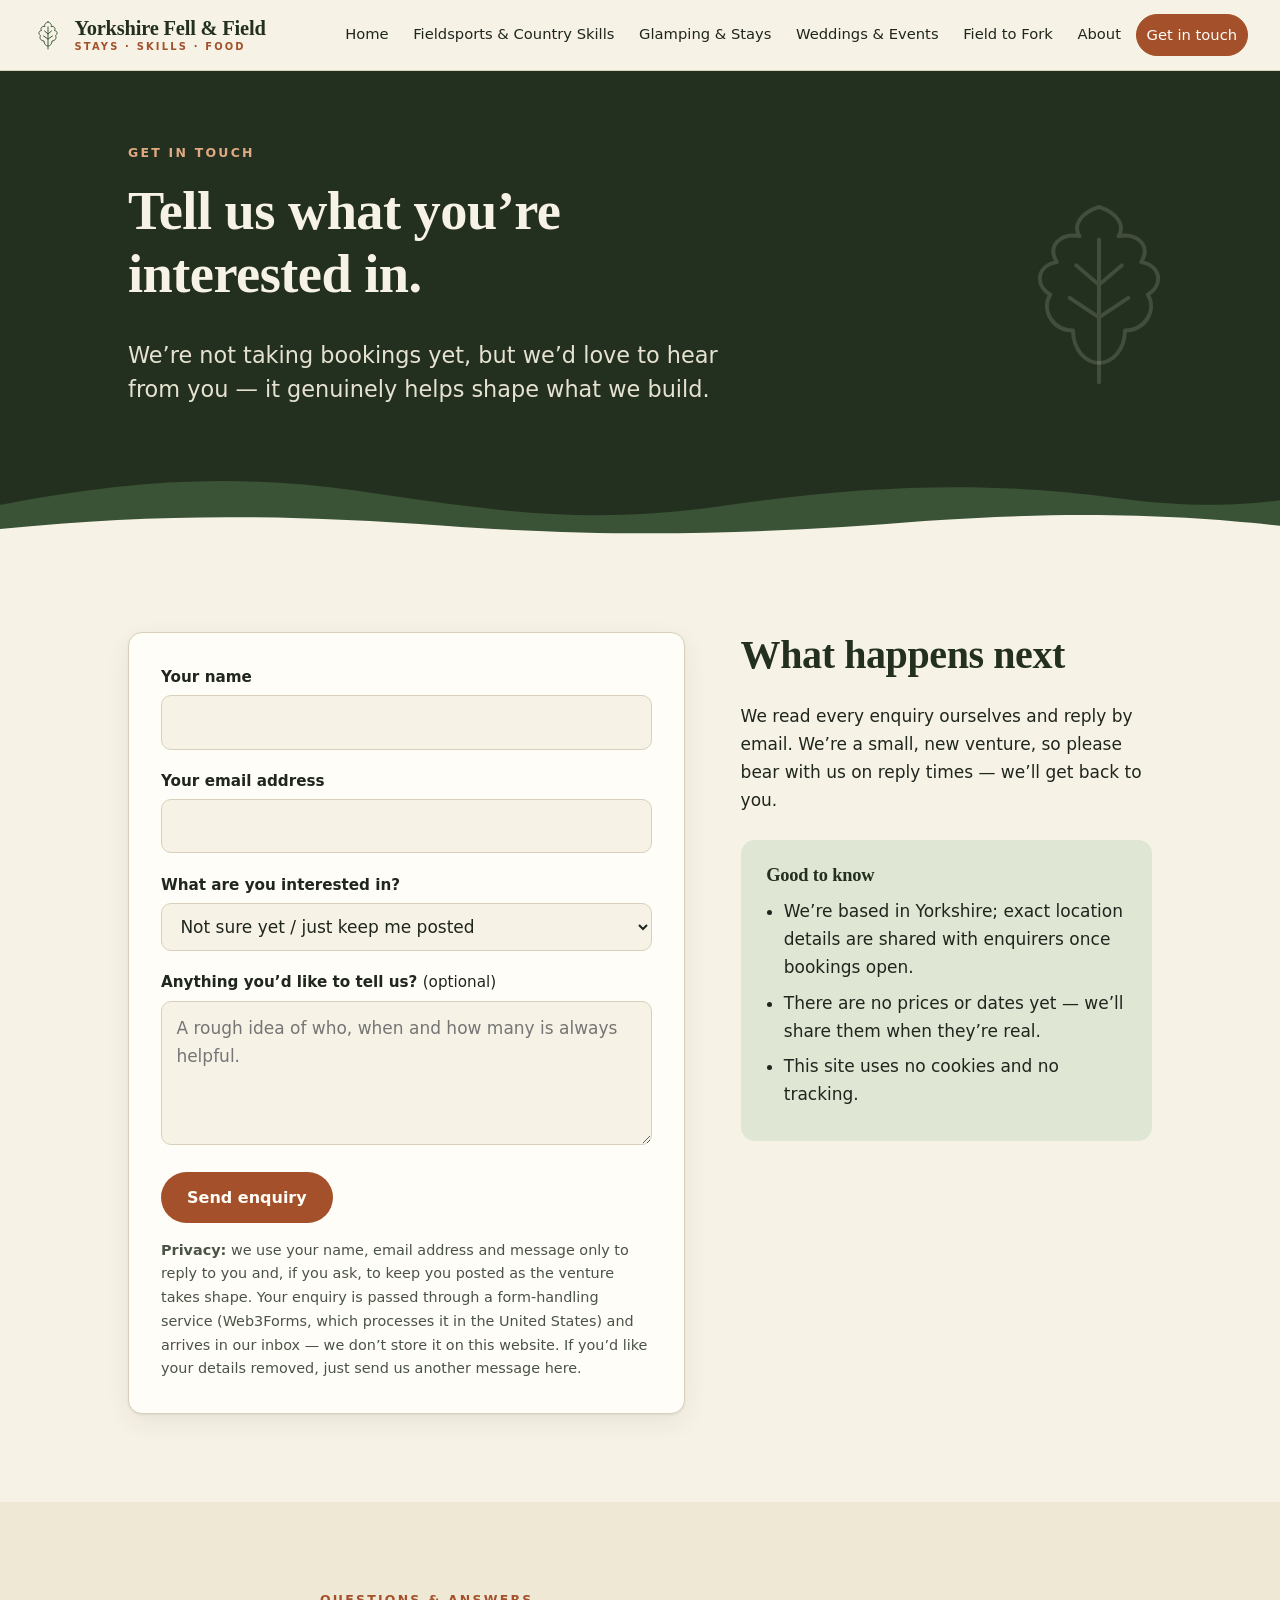
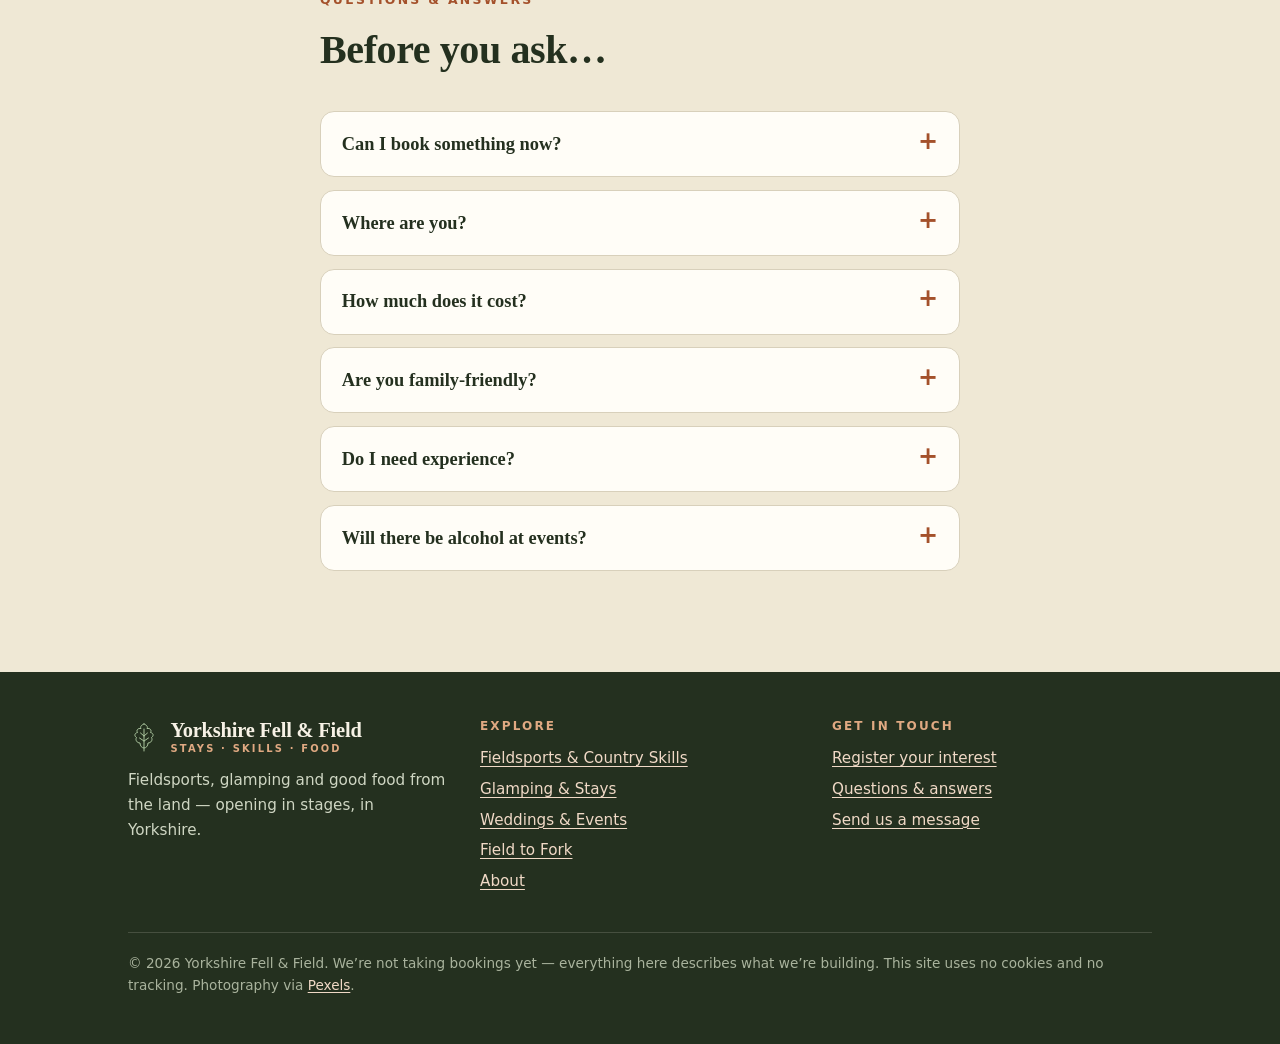
<file: contact.html>
<!DOCTYPE html>
<html lang="en-GB" class="no-js">
<head>
<meta charset="utf-8">
<meta name="viewport" content="width=device-width, initial-scale=1">
<title>Get in touch · Yorkshire Fell & Field</title>
<meta name="description" content="Register your interest in Yorkshire Fell & Field. We're not taking bookings yet, but we'd love to hear what you're interested in.">
<meta name="theme-color" content="#24301f">
<meta property="og:type" content="website">
<meta property="og:title" content="Get in touch · Yorkshire Fell & Field">
<meta property="og:description" content="Register your interest in Yorkshire Fell & Field. We're not taking bookings yet, but we'd love to hear what you're interested in.">
<meta property="og:locale" content="en_GB">
<link rel="icon" type="image/svg+xml" href="favicon.svg">
<link rel="stylesheet" href="css/style.css">
<script>document.documentElement.className="js";</script>
</head>
<body>
<svg width="0" height="0" style="position:absolute" aria-hidden="true" focusable="false"><defs><symbol id="i-leaf" viewBox="0 0 64 64"><path d="M32 6 C38 8 40 12 38 15 C44 14 48 18 45 23 C51 24 52 30 47 33 C50 38 46 44 40 44 C40 50 36 54 32 54 C28 54 24 50 24 44 C18 44 14 38 17 33 C12 30 13 24 19 23 C16 18 20 14 26 15 C24 12 26 8 32 6 Z"/><path d="M32 60 V16 M32 30 L25 24 M32 30 L39 24 M32 40 L23 34 M32 40 L41 34"/></symbol><symbol id="i-fern" viewBox="0 0 64 64"><path d="M32 60 C32 44 33 24 30 6"/><path d="M32.0 54 Q23.5 51.5 15.0 41.2"/><path d="M32.0 54 Q40.5 51.5 49.0 41.2"/><path d="M31.6 48 Q23.9 45.7 16.2 36.5"/><path d="M31.6 48 Q39.3 45.7 47.0 36.5"/><path d="M31.3 42 Q24.4 39.9 17.5 31.6"/><path d="M31.3 42 Q38.2 39.9 45.1 31.6"/><path d="M30.9 36 Q24.8 34.2 18.7 26.9"/><path d="M30.9 36 Q37.0 34.2 43.1 26.9"/><path d="M30.6 30 Q25.3 28.4 20.0 22.1"/><path d="M30.6 30 Q35.9 28.4 41.2 22.1"/><path d="M30.2 24 Q25.7 22.6 21.2 17.2"/><path d="M30.2 24 Q34.7 22.6 39.2 17.2"/><path d="M29.8 18 Q26.1 16.9 22.4 12.5"/><path d="M29.8 18 Q33.5 16.9 37.2 12.5"/><path d="M29.5 12 Q26.6 11.1 23.7 7.7"/><path d="M29.5 12 Q32.4 11.1 35.3 7.7"/></symbol><symbol id="i-yurt" viewBox="0 0 64 64"><path d="M6 40 L32 14 L58 40"/><path d="M11 38 V56 H53 V38"/><path d="M27 56 V45 Q32 39 37 45 V56"/><path d="M30 14 H34 M32 14 V9"/><path d="M20 27 L14 34 M44 27 L50 34"/></symbol><symbol id="i-tent" viewBox="0 0 64 64"><path d="M5 55 Q19 53 25 30 Q29 14 32 9 Q35 14 39 30 Q45 53 59 55 Z"/><path d="M32 9 V4 M2 55 H62"/></symbol><symbol id="i-hare" viewBox="0 0 64 64"><path d="M9 52 C8 42 16 36 26 37 C29 31 32 24 32 10 C36 9 38 18 37 30 C40 25 43 16 46 12 C49 15 46 26 42 34 C50 36 55 42 54 49 C53 53 50 55 46 55 L13 55 C10 55 9 54 9 52 Z"/><circle cx="41" cy="42" r="1.4"/><path d="M8 48 q-3 -1 -4 1"/></symbol><symbol id="i-hex" viewBox="0 0 64 64"><path d="M31.5 18.5 L31.5 29.5 L22.0 35.0 L12.5 29.5 L12.5 18.5 L22.0 13.0 Z"/><path d="M51.5 18.5 L51.5 29.5 L42.0 35.0 L32.5 29.5 L32.5 18.5 L42.0 13.0 Z"/><path d="M41.5 36.5 L41.5 47.5 L32.0 53.0 L22.5 47.5 L22.5 36.5 L32.0 31.0 Z"/></symbol><symbol id="i-egg" viewBox="0 0 64 64"><path d="M32 7 C22 7 14 23 14 38 C14 50 22 58 32 58 C42 58 50 50 50 38 C50 23 42 7 32 7 Z"/><path d="M16 38 L24 31 L30 40 L37 30 L44 39 L49 35"/></symbol><symbol id="i-flame" viewBox="0 0 64 64"><path d="M32 6 C36 16 46 22 46 36 C46 47 40 54 32 54 C24 54 18 47 18 38 C18 31 22 27 25 22 C26 27 28 29 30 30 C29 21 30 12 32 6 Z"/><path d="M10 58 L54 50 M10 50 L54 58"/></symbol><symbol id="i-target" viewBox="0 0 64 64"><circle cx="28" cy="36" r="21"/><circle cx="28" cy="36" r="13"/><circle cx="28" cy="36" r="5"/><path d="M28 36 L58 6 M58 6 H48 M58 6 V16"/></symbol><symbol id="i-clay" viewBox="0 0 64 64"><ellipse cx="34" cy="32" rx="21" ry="8" transform="rotate(-18 34 32)"/><path d="M4 22 H14 M2 32 H12 M6 42 H16"/><ellipse cx="34" cy="32" rx="8" ry="3" transform="rotate(-18 34 32)"/></symbol><symbol id="i-wheel" viewBox="0 0 64 64"><circle cx="32" cy="32" r="22"/><circle cx="32" cy="32" r="6"/><path d="M32 10 V26 M32 38 V54 M10 32 H26 M38 32 H54 M16 16 L27 27 M37 37 L48 48 M48 16 L37 27 M27 37 L16 48"/></symbol><symbol id="i-camera" viewBox="0 0 64 64"><path d="M8 20 H20 L24 14 H40 L44 20 H56 V50 H8 Z"/><circle cx="32" cy="35" r="10"/><circle cx="32" cy="35" r="4"/></symbol><symbol id="i-mushroom" viewBox="0 0 64 64"><path d="M10 32 C10 17 21 8 32 8 C43 8 54 17 54 32 Z"/><path d="M25 32 V50 Q32 57 39 50 V32"/><circle cx="24" cy="21" r="2"/><circle cx="38" cy="18" r="2"/><circle cx="44" cy="26" r="1.6"/></symbol><symbol id="i-wreath" viewBox="0 0 64 64"><circle cx="32" cy="32" r="17"/><ellipse cx="32" cy="9" rx="3.2" ry="6.5" transform="rotate(0 32 32)"/><ellipse cx="32" cy="9" rx="3.2" ry="6.5" transform="rotate(36 32 32)"/><ellipse cx="32" cy="9" rx="3.2" ry="6.5" transform="rotate(72 32 32)"/><ellipse cx="32" cy="9" rx="3.2" ry="6.5" transform="rotate(108 32 32)"/><ellipse cx="32" cy="9" rx="3.2" ry="6.5" transform="rotate(144 32 32)"/><ellipse cx="32" cy="9" rx="3.2" ry="6.5" transform="rotate(180 32 32)"/><ellipse cx="32" cy="9" rx="3.2" ry="6.5" transform="rotate(216 32 32)"/><ellipse cx="32" cy="9" rx="3.2" ry="6.5" transform="rotate(252 32 32)"/><ellipse cx="32" cy="9" rx="3.2" ry="6.5" transform="rotate(288 32 32)"/><ellipse cx="32" cy="9" rx="3.2" ry="6.5" transform="rotate(324 32 32)"/></symbol><symbol id="i-glass" viewBox="0 0 64 64"><path d="M16 10 H48 L42 56 H22 Z"/><path d="M18 28 H46"/><path d="M36 10 L44 2"/></symbol><symbol id="i-plate" viewBox="0 0 64 64"><circle cx="32" cy="32" r="14"/><circle cx="32" cy="32" r="8"/><path d="M8 10 V26 Q8 30 12 30 Q16 30 16 26 V10 M12 10 V54 M56 10 C50 14 48 24 50 32 H56 V54"/></symbol><symbol id="i-brief" viewBox="0 0 64 64"><rect x="8" y="20" width="48" height="34" rx="4"/><path d="M24 20 V13 H40 V20 M8 34 H56 M28 34 V40 H36 V34"/></symbol><symbol id="i-knife" viewBox="0 0 64 64"><path d="M12 54 L46 8 C52 10 56 16 54 22 L20 56 Z"/><path d="M12 54 L6 58"/></symbol><symbol id="i-shield" viewBox="0 0 64 64"><path d="M32 6 L54 14 V32 C54 46 44 54 32 58 C20 54 10 46 10 32 V14 Z"/><path d="M22 32 L29 39 L43 24"/></symbol><symbol id="i-sprout" viewBox="0 0 64 64"><path d="M32 58 V30"/><path d="M32 34 C32 22 22 16 10 16 C10 28 18 34 32 34 Z"/><path d="M32 28 C32 16 42 10 54 10 C54 22 46 28 32 28 Z"/></symbol><symbol id="i-people" viewBox="0 0 64 64"><circle cx="20" cy="20" r="8"/><circle cx="46" cy="24" r="6"/><path d="M6 54 C6 42 12 36 20 36 C28 36 34 42 34 54 Z"/><path d="M38 54 C38 46 41 40 46 40 C52 40 58 46 58 54 Z"/></symbol><symbol id="i-hills" viewBox="0 0 64 64"><path d="M2 50 L18 28 L28 40 L40 18 L62 50 Z"/><path d="M36 26 L40 18 L46 27"/></symbol><symbol id="i-star" viewBox="0 0 64 64"><path d="M32 6 L38 24 L57 24 L42 36 L48 55 L32 44 L16 55 L22 36 L7 24 L26 24 Z"/></symbol></defs></svg>
<a class="skip" href="#main">Skip to content</a>
<header class="site-header">
  <div class="wrap">
    <a class="brand" href="index.html" aria-label="Yorkshire Fell & Field — home">
      <svg class="ico" viewBox="0 0 64 64" aria-hidden="true" focusable="false"><use href="#i-leaf"/></svg>
      <span class="brand-name">Yorkshire Fell &amp; Field<small>Stays &middot; Skills &middot; Food</small></span>
    </a>
    <button class="menu-btn" type="button" aria-expanded="false" aria-controls="site-nav">Menu</button>
    <nav class="nav" id="site-nav" aria-label="Main">
      <ul><li><a href="index.html">Home</a></li><li><a href="fieldsports.html">Fieldsports &amp; Country Skills</a></li><li><a href="glamping.html">Glamping &amp; Stays</a></li><li><a href="events.html">Weddings &amp; Events</a></li><li><a href="field-to-fork.html">Field to Fork</a></li><li><a href="about.html">About</a></li><li><a class="nav-cta" href="contact.html" aria-current="page">Get in touch</a></li></ul>
    </nav>
  </div>
</header>
<main id="main">

<section class="page-hero">
  <svg class="ico motif" viewBox="0 0 64 64" aria-hidden="true" focusable="false"><use href="#i-leaf"/></svg>
  <div class="wrap">
    <p class="eyebrow">Get in touch</p>
    <h1>Tell us what you&rsquo;re interested in.</h1>
    <p class="lede">We&rsquo;re not taking bookings yet, but we&rsquo;d love to hear from you &mdash; it genuinely helps shape what we build.</p>
  </div>
  <svg class="hills" viewBox="0 0 1440 120" preserveAspectRatio="none" aria-hidden="true" focusable="false">
<path d="M0 70 C140 40 260 30 400 52 C560 78 660 96 820 70 C980 44 1120 40 1260 62 C1340 74 1400 70 1440 64 V120 H0 Z" fill="#3a5235"/>
<path d="M0 100 C180 80 320 82 500 96 C700 112 860 106 1040 90 C1220 76 1340 84 1440 96 V120 H0 Z" fill="#f7f2e6"/>
</svg>
</section>

<section class="section" id="enquire">
  <div class="wrap split">
    <div>
      <form class="enquiry" id="enquiry-form" action="https://api.web3forms.com/submit" method="POST">
        <input type="hidden" name="access_key" value="f475ad6e-886c-4571-93f8-1e3956c1effd">
        <input type="hidden" name="subject" value="New enquiry from the Yorkshire Fell &amp; Field website">
        <input type="hidden" name="from_name" value="Yorkshire Fell &amp; Field website">
        <input type="hidden" name="redirect" value="https://yorkshirefellandfield.co.uk/contact.html?sent=1#enquire">
        <input type="checkbox" name="botcheck" class="hp" tabindex="-1" autocomplete="off" aria-hidden="true">
        <div id="form-status" class="form-msg" role="status" aria-live="polite" hidden></div>
        <div class="field">
          <label for="f-name">Your name</label>
          <input id="f-name" name="name" type="text" autocomplete="name" required>
        </div>
        <div class="field">
          <label for="f-email">Your email address</label>
          <input id="f-email" name="email" type="email" autocomplete="email" required>
        </div>
        <div class="field">
          <label for="f-interest">What are you interested in?</label>
          <select id="f-interest" name="interest"><option value="">Not sure yet / just keep me posted</option><optgroup label="Fieldsports"><option value="shooting">Guided shooting</option><option value="clay">Clay-pigeon taster sessions</option><option value="stalking">Stalking</option></optgroup><optgroup label="Country skills"><option value="archery">Archery</option><option value="bushcraft">Bushcraft courses</option><option value="foraging">Foraging walks</option><option value="quad">Quad bike adventures</option><option value="photography">Wildlife &amp; landscape photography days</option><option value="wreath">Seasonal wreath-making</option></optgroup><optgroup label="Stays &amp; events"><option value="glamping">Glamping (yurt stays)</option><option value="yurt-hire">Yurt hire</option><option value="tent-hire">Stretch-tent hire</option><option value="bar">Pop-up bar</option><option value="corporate">Corporate away-days</option></optgroup><optgroup label="Field to fork"><option value="butchery">Game-prep &amp; butchery masterclasses</option><option value="campfire">Campfire cookery &amp; open-fire dining</option><option value="bees">Beekeeping, honey &amp; honey-tasting</option><option value="chicks">Chick hatching for kids &amp; schools</option></optgroup><option value="other">Something else</option></select>
        </div>
        <div class="field">
          <label for="f-msg">Anything you&rsquo;d like to tell us? <span style="font-weight:400">(optional)</span></label>
          <textarea id="f-msg" name="message" placeholder="A rough idea of who, when and how many is always helpful."></textarea>
        </div>
        <button class="btn btn-primary" type="submit" id="f-send">Send enquiry</button>
        <p class="form-note"><strong>Privacy:</strong> we use your name, email address and message only to reply to you and, if you ask, to keep you posted as the venture takes shape. Your enquiry is passed through a form-handling service (Web3Forms, which processes it in the United States) and arrives in our inbox &mdash; we don&rsquo;t store it on this website. If you&rsquo;d like your details removed, just send us another message here.</p>
      </form>
    </div>
    <div>
      <h2>What happens next</h2>
      <p>We read every enquiry ourselves and reply by email. We&rsquo;re a small, new venture, so please bear with us on reply times &mdash; we&rsquo;ll get back to you.</p>
      <div class="aside" style="margin-top:1.6rem">
        <h3>Good to know</h3>
        <ul>
          <li>We&rsquo;re based in Yorkshire; exact location details are shared with enquirers once bookings open.</li>
          <li>There are no prices or dates yet &mdash; we&rsquo;ll share them when they&rsquo;re real.</li>
          <li>This site uses no cookies and no tracking.</li>
        </ul>
      </div>
    </div>
  </div>
</section>

<section class="section alt" id="faq">
  <div class="wrap narrow">
    <div class="section-head"><p class="eyebrow">Questions &amp; answers</p><h2>Before you ask&hellip;</h2></div>
    <div class="faq">
      <details><summary>Can I book something now?</summary><p>Not yet. We&rsquo;re opening in stages, starting with fieldsports and country skills. Register your interest and we&rsquo;ll let you know when the first experiences are ready.</p></details>
      <details><summary>Where are you?</summary><p>In Yorkshire. We&rsquo;ll share the precise location with people who enquire once bookings open.</p></details>
      <details><summary>How much does it cost?</summary><p>We haven&rsquo;t set prices yet, and would rather tell you when we&rsquo;re sure than guess now.</p></details>
      <details><summary>Are you family-friendly?</summary><p>Very much so. Many of our experiences are designed for all ages, and we&rsquo;ll state age limits and requirements clearly for each one &mdash; especially for anything involving shooting.</p></details>
      <details><summary>Do I need experience?</summary><p>No. Beginners are welcome across our experiences, with full safety briefings and patient guidance.</p></details>
      <details><summary>Will there be alcohol at events?</summary><p>Our planned pop-up bar would be provided event by event, with the appropriate licensing in place.</p></details>
    </div>
  </div>
</section>

</main>
<footer class="site-footer">
  <div class="wrap">
    <div class="footer-grid">
      <div>
        <a class="brand" href="index.html"><svg class="ico" viewBox="0 0 64 64" aria-hidden="true" focusable="false"><use href="#i-leaf"/></svg><span class="brand-name">Yorkshire Fell &amp; Field<small>Stays &middot; Skills &middot; Food</small></span></a>
        <p>Fieldsports, glamping and good food from the land &mdash; opening in stages, in Yorkshire.</p>
      </div>
      <div>
        <h2>Explore</h2>
        <ul><li><a href="fieldsports.html">Fieldsports &amp; Country Skills</a></li><li><a href="glamping.html">Glamping &amp; Stays</a></li><li><a href="events.html">Weddings &amp; Events</a></li><li><a href="field-to-fork.html">Field to Fork</a></li><li><a href="about.html">About</a></li></ul>
      </div>
      <div>
        <h2>Get in touch</h2>
        <ul>
          <li><a href="contact.html#enquire">Register your interest</a></li>
          <li><a href="contact.html#faq">Questions &amp; answers</a></li>
          <li><a href="contact.html#enquire">Send us a message</a></li>
        </ul>
      </div>
    </div>
    <p class="footer-base">&copy; 2026 Yorkshire Fell &amp; Field. We&rsquo;re not taking bookings yet &mdash; everything here describes what we&rsquo;re building. This site uses no cookies and no tracking. Photography via <a href="https://www.pexels.com">Pexels</a>.</p>
  </div>
</footer>
<script src="js/main.js" defer></script>
</body>
</html>
</file>
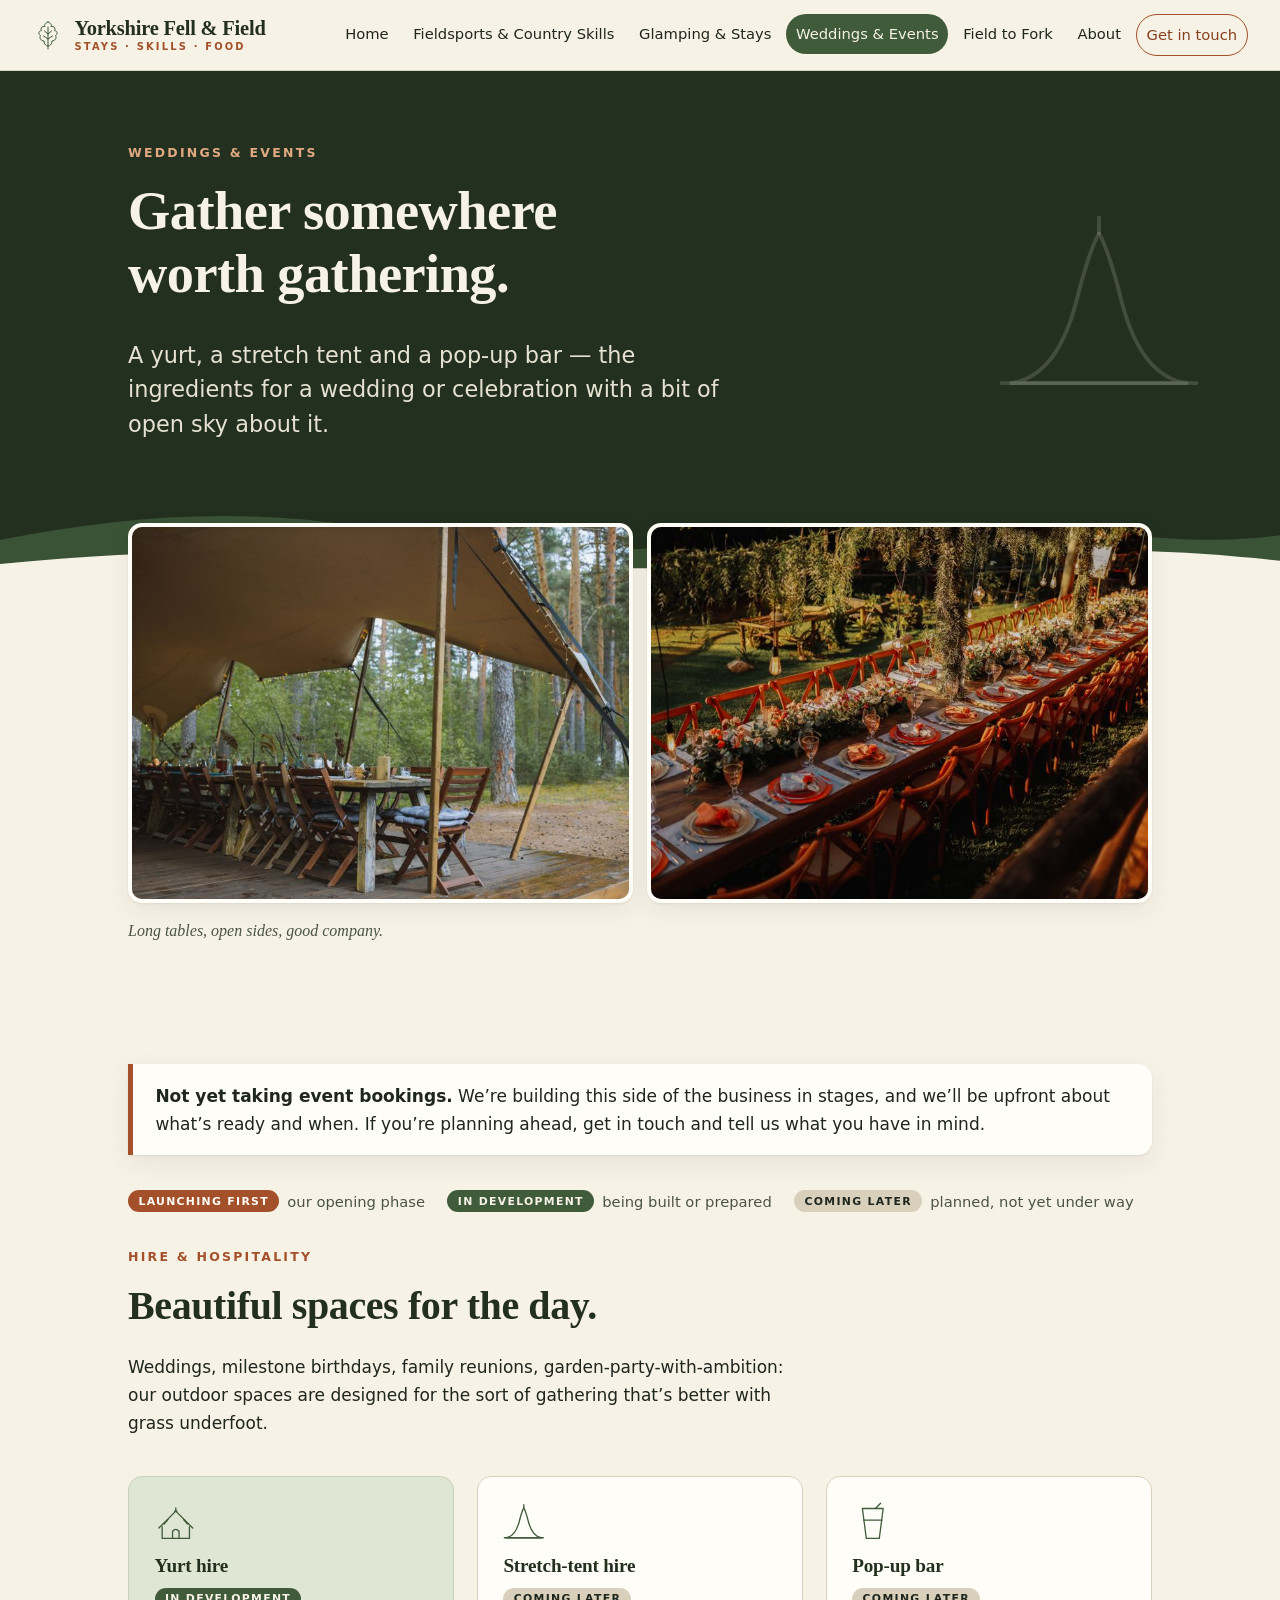
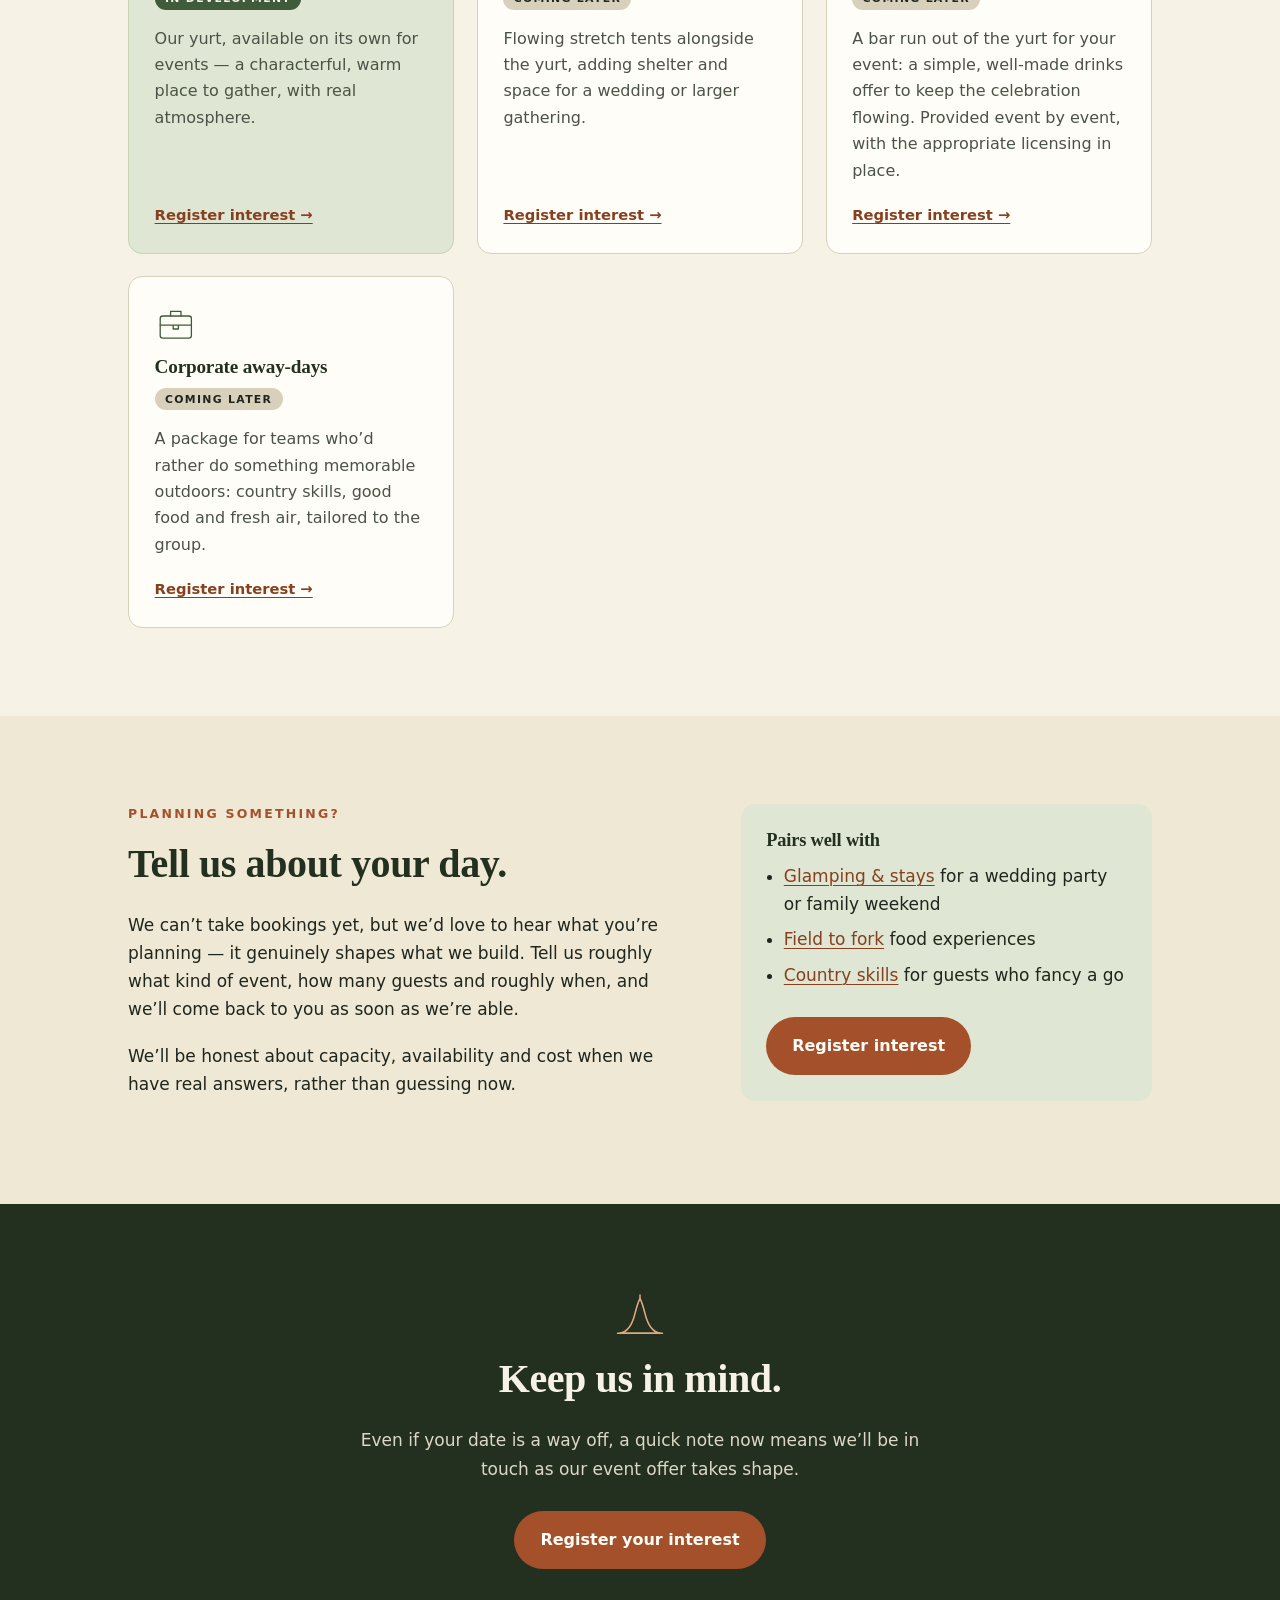
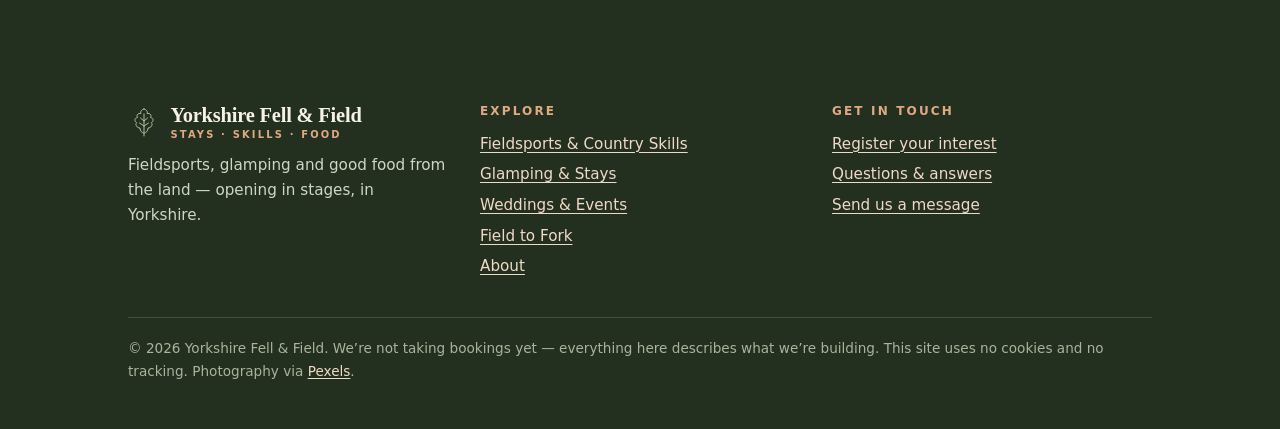
<file: events.html>
<!DOCTYPE html>
<html lang="en-GB" class="no-js">
<head>
<meta charset="utf-8">
<meta name="viewport" content="width=device-width, initial-scale=1">
<title>Weddings & Events · Yorkshire Fell & Field</title>
<meta name="description" content="Yurt hire, stretch-tent hire, a pop-up bar and corporate away-days in Yorkshire — for weddings, celebrations and teams. In development.">
<meta name="theme-color" content="#24301f">
<meta property="og:type" content="website">
<meta property="og:title" content="Weddings & Events · Yorkshire Fell & Field">
<meta property="og:description" content="Yurt hire, stretch-tent hire, a pop-up bar and corporate away-days in Yorkshire — for weddings, celebrations and teams. In development.">
<meta property="og:locale" content="en_GB">
<link rel="icon" type="image/svg+xml" href="favicon.svg">
<link rel="stylesheet" href="css/style.css">
<script>document.documentElement.className="js";</script>
</head>
<body>
<svg width="0" height="0" style="position:absolute" aria-hidden="true" focusable="false"><defs><symbol id="i-leaf" viewBox="0 0 64 64"><path d="M32 6 C38 8 40 12 38 15 C44 14 48 18 45 23 C51 24 52 30 47 33 C50 38 46 44 40 44 C40 50 36 54 32 54 C28 54 24 50 24 44 C18 44 14 38 17 33 C12 30 13 24 19 23 C16 18 20 14 26 15 C24 12 26 8 32 6 Z"/><path d="M32 60 V16 M32 30 L25 24 M32 30 L39 24 M32 40 L23 34 M32 40 L41 34"/></symbol><symbol id="i-fern" viewBox="0 0 64 64"><path d="M32 60 C32 44 33 24 30 6"/><path d="M32.0 54 Q23.5 51.5 15.0 41.2"/><path d="M32.0 54 Q40.5 51.5 49.0 41.2"/><path d="M31.6 48 Q23.9 45.7 16.2 36.5"/><path d="M31.6 48 Q39.3 45.7 47.0 36.5"/><path d="M31.3 42 Q24.4 39.9 17.5 31.6"/><path d="M31.3 42 Q38.2 39.9 45.1 31.6"/><path d="M30.9 36 Q24.8 34.2 18.7 26.9"/><path d="M30.9 36 Q37.0 34.2 43.1 26.9"/><path d="M30.6 30 Q25.3 28.4 20.0 22.1"/><path d="M30.6 30 Q35.9 28.4 41.2 22.1"/><path d="M30.2 24 Q25.7 22.6 21.2 17.2"/><path d="M30.2 24 Q34.7 22.6 39.2 17.2"/><path d="M29.8 18 Q26.1 16.9 22.4 12.5"/><path d="M29.8 18 Q33.5 16.9 37.2 12.5"/><path d="M29.5 12 Q26.6 11.1 23.7 7.7"/><path d="M29.5 12 Q32.4 11.1 35.3 7.7"/></symbol><symbol id="i-yurt" viewBox="0 0 64 64"><path d="M6 40 L32 14 L58 40"/><path d="M11 38 V56 H53 V38"/><path d="M27 56 V45 Q32 39 37 45 V56"/><path d="M30 14 H34 M32 14 V9"/><path d="M20 27 L14 34 M44 27 L50 34"/></symbol><symbol id="i-tent" viewBox="0 0 64 64"><path d="M5 55 Q19 53 25 30 Q29 14 32 9 Q35 14 39 30 Q45 53 59 55 Z"/><path d="M32 9 V4 M2 55 H62"/></symbol><symbol id="i-hare" viewBox="0 0 64 64"><path d="M9 52 C8 42 16 36 26 37 C29 31 32 24 32 10 C36 9 38 18 37 30 C40 25 43 16 46 12 C49 15 46 26 42 34 C50 36 55 42 54 49 C53 53 50 55 46 55 L13 55 C10 55 9 54 9 52 Z"/><circle cx="41" cy="42" r="1.4"/><path d="M8 48 q-3 -1 -4 1"/></symbol><symbol id="i-hex" viewBox="0 0 64 64"><path d="M31.5 18.5 L31.5 29.5 L22.0 35.0 L12.5 29.5 L12.5 18.5 L22.0 13.0 Z"/><path d="M51.5 18.5 L51.5 29.5 L42.0 35.0 L32.5 29.5 L32.5 18.5 L42.0 13.0 Z"/><path d="M41.5 36.5 L41.5 47.5 L32.0 53.0 L22.5 47.5 L22.5 36.5 L32.0 31.0 Z"/></symbol><symbol id="i-egg" viewBox="0 0 64 64"><path d="M32 7 C22 7 14 23 14 38 C14 50 22 58 32 58 C42 58 50 50 50 38 C50 23 42 7 32 7 Z"/><path d="M16 38 L24 31 L30 40 L37 30 L44 39 L49 35"/></symbol><symbol id="i-flame" viewBox="0 0 64 64"><path d="M32 6 C36 16 46 22 46 36 C46 47 40 54 32 54 C24 54 18 47 18 38 C18 31 22 27 25 22 C26 27 28 29 30 30 C29 21 30 12 32 6 Z"/><path d="M10 58 L54 50 M10 50 L54 58"/></symbol><symbol id="i-target" viewBox="0 0 64 64"><circle cx="28" cy="36" r="21"/><circle cx="28" cy="36" r="13"/><circle cx="28" cy="36" r="5"/><path d="M28 36 L58 6 M58 6 H48 M58 6 V16"/></symbol><symbol id="i-clay" viewBox="0 0 64 64"><ellipse cx="34" cy="32" rx="21" ry="8" transform="rotate(-18 34 32)"/><path d="M4 22 H14 M2 32 H12 M6 42 H16"/><ellipse cx="34" cy="32" rx="8" ry="3" transform="rotate(-18 34 32)"/></symbol><symbol id="i-wheel" viewBox="0 0 64 64"><circle cx="32" cy="32" r="22"/><circle cx="32" cy="32" r="6"/><path d="M32 10 V26 M32 38 V54 M10 32 H26 M38 32 H54 M16 16 L27 27 M37 37 L48 48 M48 16 L37 27 M27 37 L16 48"/></symbol><symbol id="i-camera" viewBox="0 0 64 64"><path d="M8 20 H20 L24 14 H40 L44 20 H56 V50 H8 Z"/><circle cx="32" cy="35" r="10"/><circle cx="32" cy="35" r="4"/></symbol><symbol id="i-mushroom" viewBox="0 0 64 64"><path d="M10 32 C10 17 21 8 32 8 C43 8 54 17 54 32 Z"/><path d="M25 32 V50 Q32 57 39 50 V32"/><circle cx="24" cy="21" r="2"/><circle cx="38" cy="18" r="2"/><circle cx="44" cy="26" r="1.6"/></symbol><symbol id="i-wreath" viewBox="0 0 64 64"><circle cx="32" cy="32" r="17"/><ellipse cx="32" cy="9" rx="3.2" ry="6.5" transform="rotate(0 32 32)"/><ellipse cx="32" cy="9" rx="3.2" ry="6.5" transform="rotate(36 32 32)"/><ellipse cx="32" cy="9" rx="3.2" ry="6.5" transform="rotate(72 32 32)"/><ellipse cx="32" cy="9" rx="3.2" ry="6.5" transform="rotate(108 32 32)"/><ellipse cx="32" cy="9" rx="3.2" ry="6.5" transform="rotate(144 32 32)"/><ellipse cx="32" cy="9" rx="3.2" ry="6.5" transform="rotate(180 32 32)"/><ellipse cx="32" cy="9" rx="3.2" ry="6.5" transform="rotate(216 32 32)"/><ellipse cx="32" cy="9" rx="3.2" ry="6.5" transform="rotate(252 32 32)"/><ellipse cx="32" cy="9" rx="3.2" ry="6.5" transform="rotate(288 32 32)"/><ellipse cx="32" cy="9" rx="3.2" ry="6.5" transform="rotate(324 32 32)"/></symbol><symbol id="i-glass" viewBox="0 0 64 64"><path d="M16 10 H48 L42 56 H22 Z"/><path d="M18 28 H46"/><path d="M36 10 L44 2"/></symbol><symbol id="i-plate" viewBox="0 0 64 64"><circle cx="32" cy="32" r="14"/><circle cx="32" cy="32" r="8"/><path d="M8 10 V26 Q8 30 12 30 Q16 30 16 26 V10 M12 10 V54 M56 10 C50 14 48 24 50 32 H56 V54"/></symbol><symbol id="i-brief" viewBox="0 0 64 64"><rect x="8" y="20" width="48" height="34" rx="4"/><path d="M24 20 V13 H40 V20 M8 34 H56 M28 34 V40 H36 V34"/></symbol><symbol id="i-knife" viewBox="0 0 64 64"><path d="M12 54 L46 8 C52 10 56 16 54 22 L20 56 Z"/><path d="M12 54 L6 58"/></symbol><symbol id="i-shield" viewBox="0 0 64 64"><path d="M32 6 L54 14 V32 C54 46 44 54 32 58 C20 54 10 46 10 32 V14 Z"/><path d="M22 32 L29 39 L43 24"/></symbol><symbol id="i-sprout" viewBox="0 0 64 64"><path d="M32 58 V30"/><path d="M32 34 C32 22 22 16 10 16 C10 28 18 34 32 34 Z"/><path d="M32 28 C32 16 42 10 54 10 C54 22 46 28 32 28 Z"/></symbol><symbol id="i-people" viewBox="0 0 64 64"><circle cx="20" cy="20" r="8"/><circle cx="46" cy="24" r="6"/><path d="M6 54 C6 42 12 36 20 36 C28 36 34 42 34 54 Z"/><path d="M38 54 C38 46 41 40 46 40 C52 40 58 46 58 54 Z"/></symbol><symbol id="i-hills" viewBox="0 0 64 64"><path d="M2 50 L18 28 L28 40 L40 18 L62 50 Z"/><path d="M36 26 L40 18 L46 27"/></symbol><symbol id="i-star" viewBox="0 0 64 64"><path d="M32 6 L38 24 L57 24 L42 36 L48 55 L32 44 L16 55 L22 36 L7 24 L26 24 Z"/></symbol></defs></svg>
<a class="skip" href="#main">Skip to content</a>
<header class="site-header">
  <div class="wrap">
    <a class="brand" href="index.html" aria-label="Yorkshire Fell & Field — home">
      <svg class="ico" viewBox="0 0 64 64" aria-hidden="true" focusable="false"><use href="#i-leaf"/></svg>
      <span class="brand-name">Yorkshire Fell &amp; Field<small>Stays &middot; Skills &middot; Food</small></span>
    </a>
    <button class="menu-btn" type="button" aria-expanded="false" aria-controls="site-nav">Menu</button>
    <nav class="nav" id="site-nav" aria-label="Main">
      <ul><li><a href="index.html">Home</a></li><li><a href="fieldsports.html">Fieldsports &amp; Country Skills</a></li><li><a href="glamping.html">Glamping &amp; Stays</a></li><li><a href="events.html" aria-current="page">Weddings &amp; Events</a></li><li><a href="field-to-fork.html">Field to Fork</a></li><li><a href="about.html">About</a></li><li><a class="nav-cta" href="contact.html">Get in touch</a></li></ul>
    </nav>
  </div>
</header>
<main id="main">

<section class="page-hero">
  <svg class="ico motif" viewBox="0 0 64 64" aria-hidden="true" focusable="false"><use href="#i-tent"/></svg>
  <div class="wrap">
    <p class="eyebrow">Weddings &amp; Events</p>
    <h1>Gather somewhere worth gathering.</h1>
    <p class="lede">A yurt, a stretch tent and a pop-up bar &mdash; the ingredients for a wedding or celebration with a bit of open sky about it.</p>
  </div>
  <svg class="hills" viewBox="0 0 1440 120" preserveAspectRatio="none" aria-hidden="true" focusable="false">
<path d="M0 70 C140 40 260 30 400 52 C560 78 660 96 820 70 C980 44 1120 40 1260 62 C1340 74 1400 70 1440 64 V120 H0 Z" fill="#3a5235"/>
<path d="M0 100 C180 80 320 82 500 96 C700 112 860 106 1040 90 C1220 76 1340 84 1440 96 V120 H0 Z" fill="#f7f2e6"/>
</svg>
</section>
<section class="photo-band"><div class="wrap"><div class="pb pb-2"><figure class="ph"><img src="images/stretch-tent-long-table-1400.jpg" srcset="images/stretch-tent-long-table-800.jpg 800w, images/stretch-tent-long-table-1400.jpg 1400w" sizes="(min-width: 52rem) 50vw, 100vw" width="1400" height="933" alt="A stretch tent open to the trees, with a long dining table set beneath it" loading="lazy" decoding="async"></figure><figure class="ph"><img src="images/garland-table-dusk-1400.jpg" srcset="images/garland-table-dusk-800.jpg 800w, images/garland-table-dusk-1400.jpg 1400w" sizes="(min-width: 52rem) 40vw, 100vw" width="1400" height="933" alt="A very long banquet table dressed with flowers and garlands in the evening light" loading="lazy" decoding="async"></figure></div><p class="pb-note">Long tables, open sides, good company.</p></div></section>

<section class="section">
  <div class="wrap">
    <div class="notice"><p><strong>Not yet taking event bookings.</strong> We&rsquo;re building this side of the business in stages, and we&rsquo;ll be upfront about what&rsquo;s ready and when. If you&rsquo;re planning ahead, get in touch and tell us what you have in mind.</p></div>
    <ul class="legend" aria-label="What the status labels mean">
  <li><span class="tag first">Launching first</span> our opening phase</li>
  <li><span class="tag dev">In development</span> being built or prepared</li>
  <li><span class="tag later">Coming later</span> planned, not yet under way</li>
</ul>
    <div class="section-head">
      <p class="eyebrow">Hire &amp; hospitality</p>
      <h2>Beautiful spaces for the day.</h2>
      <p>Weddings, milestone birthdays, family reunions, garden-party-with-ambition: our outdoor spaces are designed for the sort of gathering that&rsquo;s better with grass underfoot.</p>
    </div>
    <div class="grid grid-2">
      <article class="act feature">
  <svg class="ico" viewBox="0 0 64 64" aria-hidden="true" focusable="false"><use href="#i-yurt"/></svg>
  <h3>Yurt hire</h3>
  <span class="tag dev">In development</span>
  <p style="margin-top:.7rem">Our yurt, available on its own for events &mdash; a characterful, warm place to gather, with real atmosphere.</p>
  <div class="act-foot"><a href="contact.html?interest=yurt-hire#enquire">Register interest &rarr;</a></div>
</article>
      <article class="act">
  <svg class="ico" viewBox="0 0 64 64" aria-hidden="true" focusable="false"><use href="#i-tent"/></svg>
  <h3>Stretch-tent hire</h3>
  <span class="tag later">Coming later</span>
  <p style="margin-top:.7rem">Flowing stretch tents alongside the yurt, adding shelter and space for a wedding or larger gathering.</p>
  <div class="act-foot"><a href="contact.html?interest=tent-hire#enquire">Register interest &rarr;</a></div>
</article>
      <article class="act">
  <svg class="ico" viewBox="0 0 64 64" aria-hidden="true" focusable="false"><use href="#i-glass"/></svg>
  <h3>Pop-up bar</h3>
  <span class="tag later">Coming later</span>
  <p style="margin-top:.7rem">A bar run out of the yurt for your event: a simple, well-made drinks offer to keep the celebration flowing. Provided event by event, with the appropriate licensing in place.</p>
  <div class="act-foot"><a href="contact.html?interest=bar#enquire">Register interest &rarr;</a></div>
</article>
      <article class="act">
  <svg class="ico" viewBox="0 0 64 64" aria-hidden="true" focusable="false"><use href="#i-brief"/></svg>
  <h3>Corporate away-days</h3>
  <span class="tag later">Coming later</span>
  <p style="margin-top:.7rem">A package for teams who&rsquo;d rather do something memorable outdoors: country skills, good food and fresh air, tailored to the group.</p>
  <div class="act-foot"><a href="contact.html?interest=corporate#enquire">Register interest &rarr;</a></div>
</article>
    </div>
  </div>
</section>

<section class="section alt">
  <div class="wrap split">
    <div class="prose">
      <p class="eyebrow">Planning something?</p>
      <h2>Tell us about your day.</h2>
      <p>We can&rsquo;t take bookings yet, but we&rsquo;d love to hear what you&rsquo;re planning &mdash; it genuinely shapes what we build. Tell us roughly what kind of event, how many guests and roughly when, and we&rsquo;ll come back to you as soon as we&rsquo;re able.</p>
      <p>We&rsquo;ll be honest about capacity, availability and cost when we have real answers, rather than guessing now.</p>
    </div>
    <div class="aside">
      <h3>Pairs well with</h3>
      <ul>
        <li><a href="glamping.html">Glamping &amp; stays</a> for a wedding party or family weekend</li>
        <li><a href="field-to-fork.html">Field to fork</a> food experiences</li>
        <li><a href="fieldsports.html">Country skills</a> for guests who fancy a go</li>
      </ul>
      <div class="btn-row"><a class="btn btn-primary" href="contact.html?interest=yurt-hire#enquire">Register interest</a></div>
    </div>
  </div>
</section>

<section class="section cta-band">
  <div class="wrap">
    <svg class="ico" viewBox="0 0 64 64" aria-hidden="true" focusable="false"><use href="#i-tent"/></svg>
    <h2>Keep us in mind.</h2>
    <p>Even if your date is a way off, a quick note now means we&rsquo;ll be in touch as our event offer takes shape.</p>
    <div class="btn-row"><a class="btn btn-primary" href="contact.html#enquire">Register your interest</a></div>
  </div>
</section>

</main>
<footer class="site-footer">
  <div class="wrap">
    <div class="footer-grid">
      <div>
        <a class="brand" href="index.html"><svg class="ico" viewBox="0 0 64 64" aria-hidden="true" focusable="false"><use href="#i-leaf"/></svg><span class="brand-name">Yorkshire Fell &amp; Field<small>Stays &middot; Skills &middot; Food</small></span></a>
        <p>Fieldsports, glamping and good food from the land &mdash; opening in stages, in Yorkshire.</p>
      </div>
      <div>
        <h2>Explore</h2>
        <ul><li><a href="fieldsports.html">Fieldsports &amp; Country Skills</a></li><li><a href="glamping.html">Glamping &amp; Stays</a></li><li><a href="events.html">Weddings &amp; Events</a></li><li><a href="field-to-fork.html">Field to Fork</a></li><li><a href="about.html">About</a></li></ul>
      </div>
      <div>
        <h2>Get in touch</h2>
        <ul>
          <li><a href="contact.html#enquire">Register your interest</a></li>
          <li><a href="contact.html#faq">Questions &amp; answers</a></li>
          <li><a href="contact.html#enquire">Send us a message</a></li>
        </ul>
      </div>
    </div>
    <p class="footer-base">&copy; 2026 Yorkshire Fell &amp; Field. We&rsquo;re not taking bookings yet &mdash; everything here describes what we&rsquo;re building. This site uses no cookies and no tracking. Photography via <a href="https://www.pexels.com">Pexels</a>.</p>
  </div>
</footer>
<script src="js/main.js" defer></script>
</body>
</html>
</file>
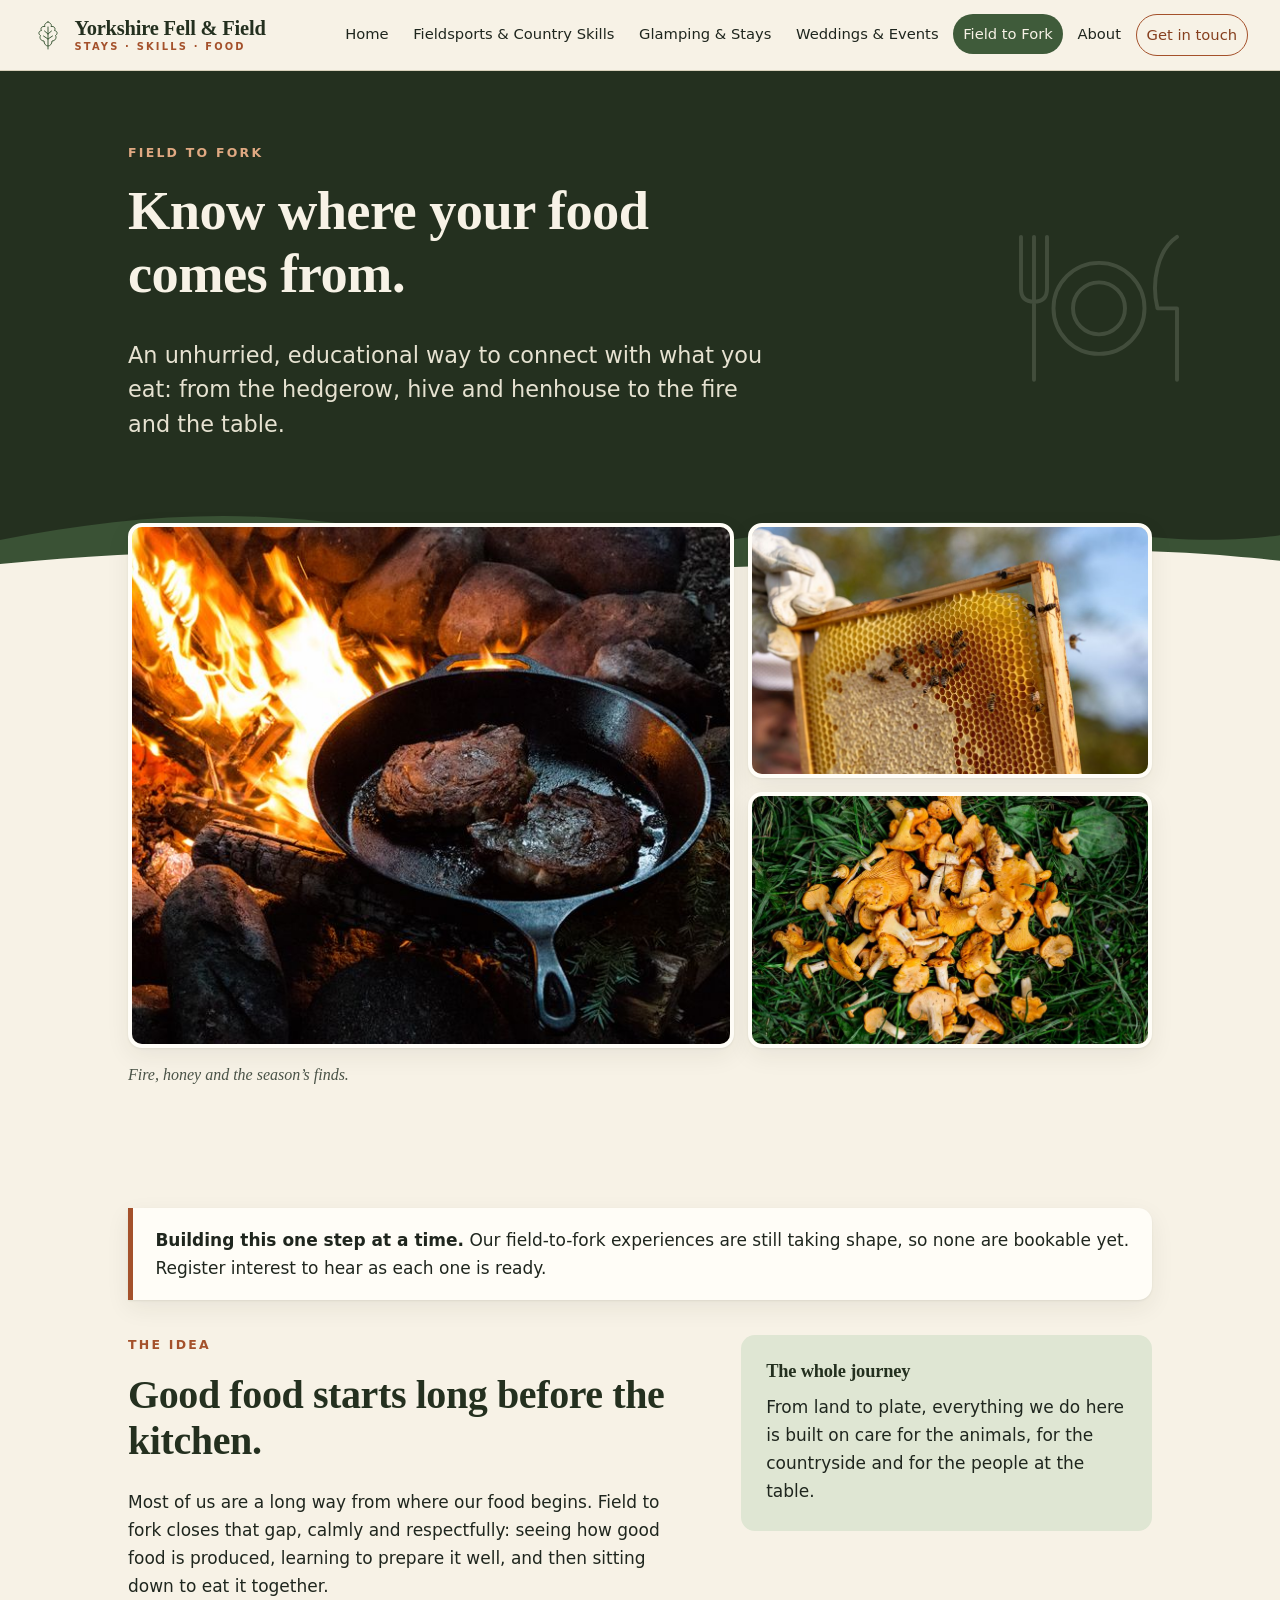
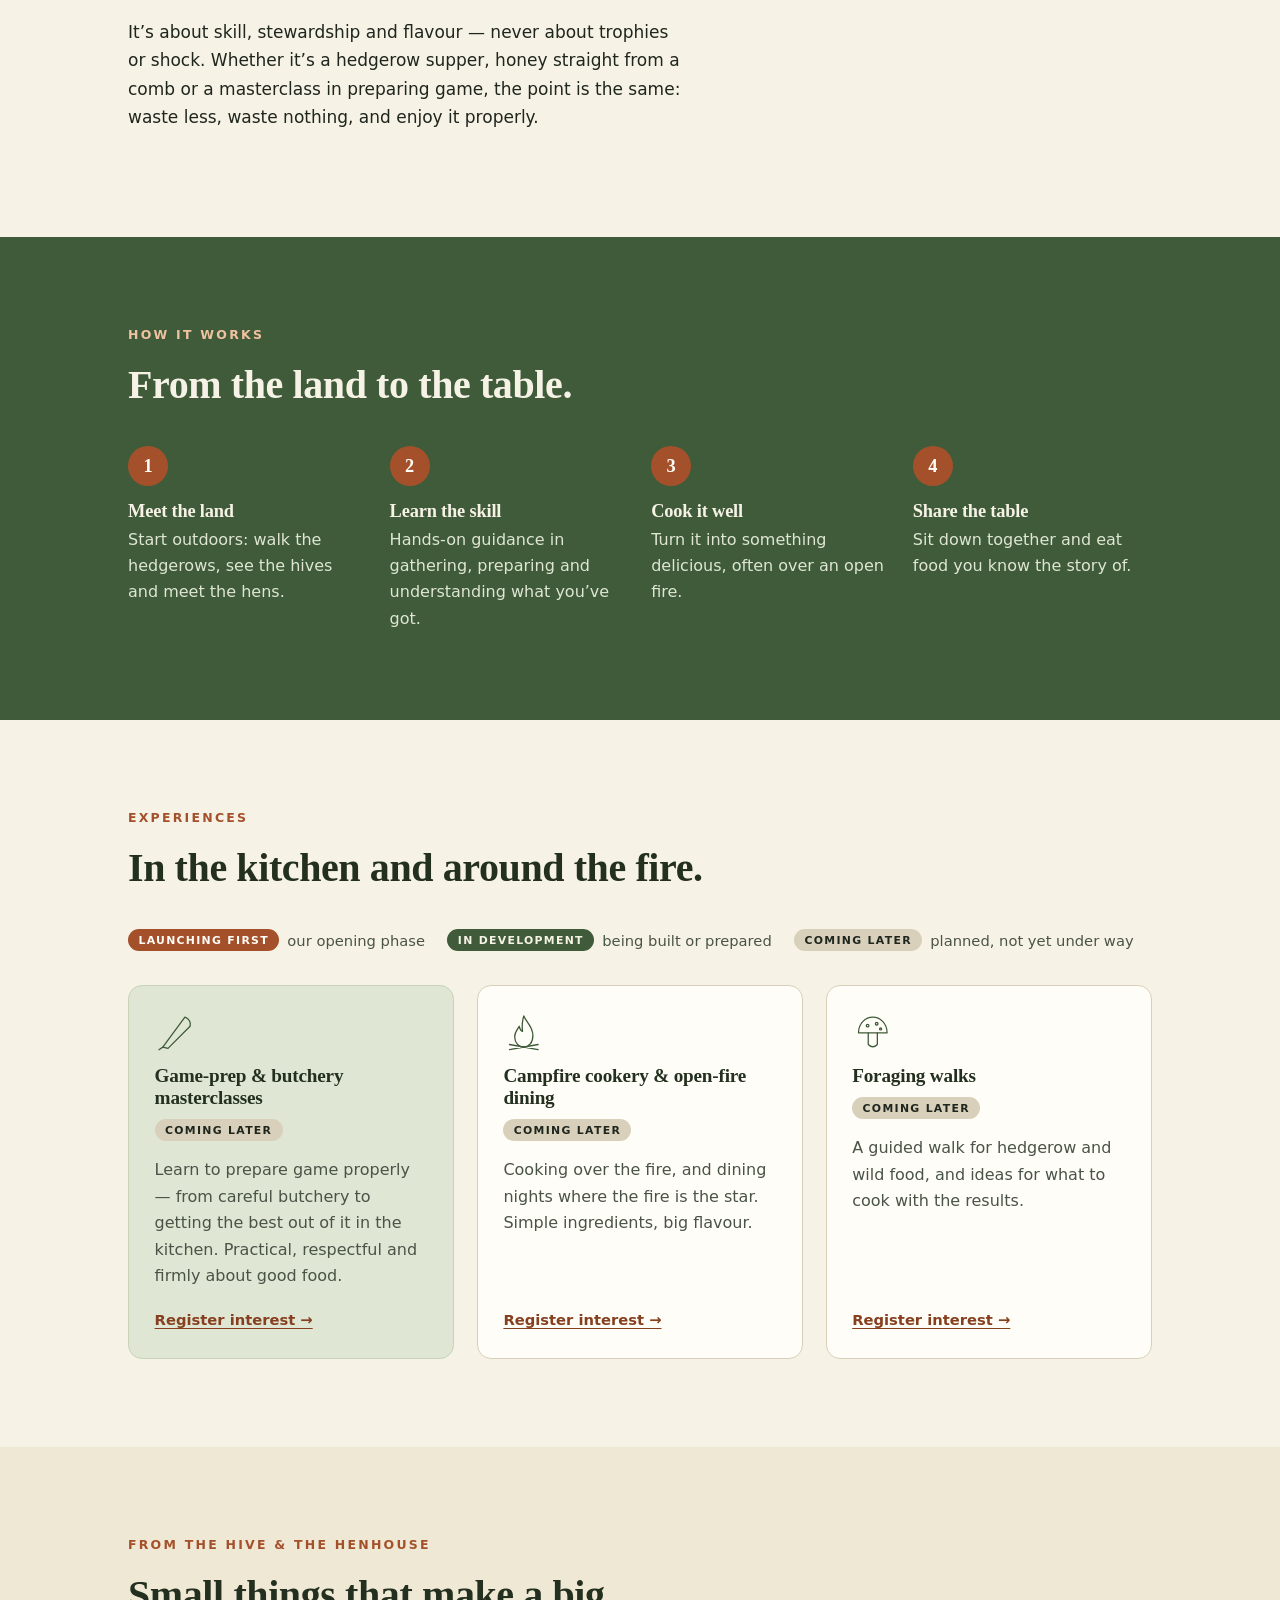
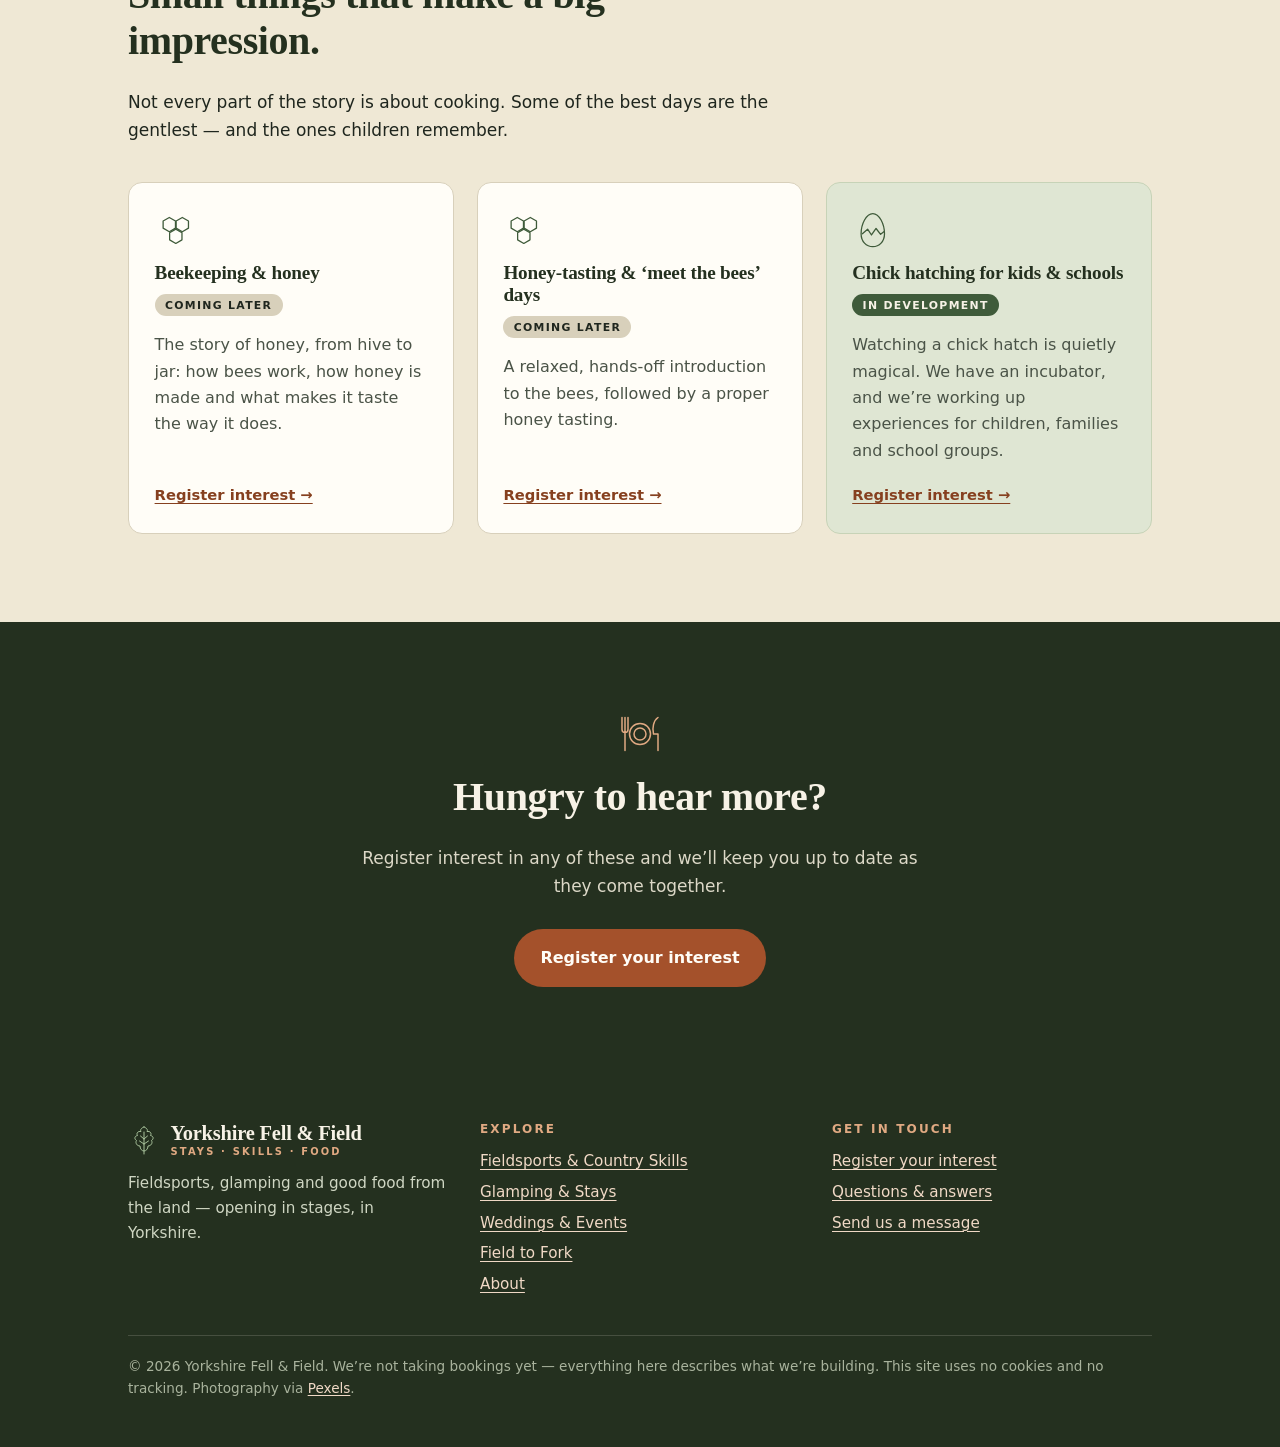
<file: field-to-fork.html>
<!DOCTYPE html>
<html lang="en-GB" class="no-js">
<head>
<meta charset="utf-8">
<meta name="viewport" content="width=device-width, initial-scale=1">
<title>Field to Fork · Yorkshire Fell & Field</title>
<meta name="description" content="Field to fork experiences in Yorkshire: game-prep masterclasses, open-fire cookery, foraging, beekeeping and honey, and chick hatching for families.">
<meta name="theme-color" content="#24301f">
<meta property="og:type" content="website">
<meta property="og:title" content="Field to Fork · Yorkshire Fell & Field">
<meta property="og:description" content="Field to fork experiences in Yorkshire: game-prep masterclasses, open-fire cookery, foraging, beekeeping and honey, and chick hatching for families.">
<meta property="og:locale" content="en_GB">
<link rel="icon" type="image/svg+xml" href="favicon.svg">
<link rel="stylesheet" href="css/style.css">
<script>document.documentElement.className="js";</script>
</head>
<body>
<svg width="0" height="0" style="position:absolute" aria-hidden="true" focusable="false"><defs><symbol id="i-leaf" viewBox="0 0 64 64"><path d="M32 6 C38 8 40 12 38 15 C44 14 48 18 45 23 C51 24 52 30 47 33 C50 38 46 44 40 44 C40 50 36 54 32 54 C28 54 24 50 24 44 C18 44 14 38 17 33 C12 30 13 24 19 23 C16 18 20 14 26 15 C24 12 26 8 32 6 Z"/><path d="M32 60 V16 M32 30 L25 24 M32 30 L39 24 M32 40 L23 34 M32 40 L41 34"/></symbol><symbol id="i-fern" viewBox="0 0 64 64"><path d="M32 60 C32 44 33 24 30 6"/><path d="M32.0 54 Q23.5 51.5 15.0 41.2"/><path d="M32.0 54 Q40.5 51.5 49.0 41.2"/><path d="M31.6 48 Q23.9 45.7 16.2 36.5"/><path d="M31.6 48 Q39.3 45.7 47.0 36.5"/><path d="M31.3 42 Q24.4 39.9 17.5 31.6"/><path d="M31.3 42 Q38.2 39.9 45.1 31.6"/><path d="M30.9 36 Q24.8 34.2 18.7 26.9"/><path d="M30.9 36 Q37.0 34.2 43.1 26.9"/><path d="M30.6 30 Q25.3 28.4 20.0 22.1"/><path d="M30.6 30 Q35.9 28.4 41.2 22.1"/><path d="M30.2 24 Q25.7 22.6 21.2 17.2"/><path d="M30.2 24 Q34.7 22.6 39.2 17.2"/><path d="M29.8 18 Q26.1 16.9 22.4 12.5"/><path d="M29.8 18 Q33.5 16.9 37.2 12.5"/><path d="M29.5 12 Q26.6 11.1 23.7 7.7"/><path d="M29.5 12 Q32.4 11.1 35.3 7.7"/></symbol><symbol id="i-yurt" viewBox="0 0 64 64"><path d="M6 40 L32 14 L58 40"/><path d="M11 38 V56 H53 V38"/><path d="M27 56 V45 Q32 39 37 45 V56"/><path d="M30 14 H34 M32 14 V9"/><path d="M20 27 L14 34 M44 27 L50 34"/></symbol><symbol id="i-tent" viewBox="0 0 64 64"><path d="M5 55 Q19 53 25 30 Q29 14 32 9 Q35 14 39 30 Q45 53 59 55 Z"/><path d="M32 9 V4 M2 55 H62"/></symbol><symbol id="i-hare" viewBox="0 0 64 64"><path d="M9 52 C8 42 16 36 26 37 C29 31 32 24 32 10 C36 9 38 18 37 30 C40 25 43 16 46 12 C49 15 46 26 42 34 C50 36 55 42 54 49 C53 53 50 55 46 55 L13 55 C10 55 9 54 9 52 Z"/><circle cx="41" cy="42" r="1.4"/><path d="M8 48 q-3 -1 -4 1"/></symbol><symbol id="i-hex" viewBox="0 0 64 64"><path d="M31.5 18.5 L31.5 29.5 L22.0 35.0 L12.5 29.5 L12.5 18.5 L22.0 13.0 Z"/><path d="M51.5 18.5 L51.5 29.5 L42.0 35.0 L32.5 29.5 L32.5 18.5 L42.0 13.0 Z"/><path d="M41.5 36.5 L41.5 47.5 L32.0 53.0 L22.5 47.5 L22.5 36.5 L32.0 31.0 Z"/></symbol><symbol id="i-egg" viewBox="0 0 64 64"><path d="M32 7 C22 7 14 23 14 38 C14 50 22 58 32 58 C42 58 50 50 50 38 C50 23 42 7 32 7 Z"/><path d="M16 38 L24 31 L30 40 L37 30 L44 39 L49 35"/></symbol><symbol id="i-flame" viewBox="0 0 64 64"><path d="M32 6 C36 16 46 22 46 36 C46 47 40 54 32 54 C24 54 18 47 18 38 C18 31 22 27 25 22 C26 27 28 29 30 30 C29 21 30 12 32 6 Z"/><path d="M10 58 L54 50 M10 50 L54 58"/></symbol><symbol id="i-target" viewBox="0 0 64 64"><circle cx="28" cy="36" r="21"/><circle cx="28" cy="36" r="13"/><circle cx="28" cy="36" r="5"/><path d="M28 36 L58 6 M58 6 H48 M58 6 V16"/></symbol><symbol id="i-clay" viewBox="0 0 64 64"><ellipse cx="34" cy="32" rx="21" ry="8" transform="rotate(-18 34 32)"/><path d="M4 22 H14 M2 32 H12 M6 42 H16"/><ellipse cx="34" cy="32" rx="8" ry="3" transform="rotate(-18 34 32)"/></symbol><symbol id="i-wheel" viewBox="0 0 64 64"><circle cx="32" cy="32" r="22"/><circle cx="32" cy="32" r="6"/><path d="M32 10 V26 M32 38 V54 M10 32 H26 M38 32 H54 M16 16 L27 27 M37 37 L48 48 M48 16 L37 27 M27 37 L16 48"/></symbol><symbol id="i-camera" viewBox="0 0 64 64"><path d="M8 20 H20 L24 14 H40 L44 20 H56 V50 H8 Z"/><circle cx="32" cy="35" r="10"/><circle cx="32" cy="35" r="4"/></symbol><symbol id="i-mushroom" viewBox="0 0 64 64"><path d="M10 32 C10 17 21 8 32 8 C43 8 54 17 54 32 Z"/><path d="M25 32 V50 Q32 57 39 50 V32"/><circle cx="24" cy="21" r="2"/><circle cx="38" cy="18" r="2"/><circle cx="44" cy="26" r="1.6"/></symbol><symbol id="i-wreath" viewBox="0 0 64 64"><circle cx="32" cy="32" r="17"/><ellipse cx="32" cy="9" rx="3.2" ry="6.5" transform="rotate(0 32 32)"/><ellipse cx="32" cy="9" rx="3.2" ry="6.5" transform="rotate(36 32 32)"/><ellipse cx="32" cy="9" rx="3.2" ry="6.5" transform="rotate(72 32 32)"/><ellipse cx="32" cy="9" rx="3.2" ry="6.5" transform="rotate(108 32 32)"/><ellipse cx="32" cy="9" rx="3.2" ry="6.5" transform="rotate(144 32 32)"/><ellipse cx="32" cy="9" rx="3.2" ry="6.5" transform="rotate(180 32 32)"/><ellipse cx="32" cy="9" rx="3.2" ry="6.5" transform="rotate(216 32 32)"/><ellipse cx="32" cy="9" rx="3.2" ry="6.5" transform="rotate(252 32 32)"/><ellipse cx="32" cy="9" rx="3.2" ry="6.5" transform="rotate(288 32 32)"/><ellipse cx="32" cy="9" rx="3.2" ry="6.5" transform="rotate(324 32 32)"/></symbol><symbol id="i-glass" viewBox="0 0 64 64"><path d="M16 10 H48 L42 56 H22 Z"/><path d="M18 28 H46"/><path d="M36 10 L44 2"/></symbol><symbol id="i-plate" viewBox="0 0 64 64"><circle cx="32" cy="32" r="14"/><circle cx="32" cy="32" r="8"/><path d="M8 10 V26 Q8 30 12 30 Q16 30 16 26 V10 M12 10 V54 M56 10 C50 14 48 24 50 32 H56 V54"/></symbol><symbol id="i-brief" viewBox="0 0 64 64"><rect x="8" y="20" width="48" height="34" rx="4"/><path d="M24 20 V13 H40 V20 M8 34 H56 M28 34 V40 H36 V34"/></symbol><symbol id="i-knife" viewBox="0 0 64 64"><path d="M12 54 L46 8 C52 10 56 16 54 22 L20 56 Z"/><path d="M12 54 L6 58"/></symbol><symbol id="i-shield" viewBox="0 0 64 64"><path d="M32 6 L54 14 V32 C54 46 44 54 32 58 C20 54 10 46 10 32 V14 Z"/><path d="M22 32 L29 39 L43 24"/></symbol><symbol id="i-sprout" viewBox="0 0 64 64"><path d="M32 58 V30"/><path d="M32 34 C32 22 22 16 10 16 C10 28 18 34 32 34 Z"/><path d="M32 28 C32 16 42 10 54 10 C54 22 46 28 32 28 Z"/></symbol><symbol id="i-people" viewBox="0 0 64 64"><circle cx="20" cy="20" r="8"/><circle cx="46" cy="24" r="6"/><path d="M6 54 C6 42 12 36 20 36 C28 36 34 42 34 54 Z"/><path d="M38 54 C38 46 41 40 46 40 C52 40 58 46 58 54 Z"/></symbol><symbol id="i-hills" viewBox="0 0 64 64"><path d="M2 50 L18 28 L28 40 L40 18 L62 50 Z"/><path d="M36 26 L40 18 L46 27"/></symbol><symbol id="i-star" viewBox="0 0 64 64"><path d="M32 6 L38 24 L57 24 L42 36 L48 55 L32 44 L16 55 L22 36 L7 24 L26 24 Z"/></symbol></defs></svg>
<a class="skip" href="#main">Skip to content</a>
<header class="site-header">
  <div class="wrap">
    <a class="brand" href="index.html" aria-label="Yorkshire Fell & Field — home">
      <svg class="ico" viewBox="0 0 64 64" aria-hidden="true" focusable="false"><use href="#i-leaf"/></svg>
      <span class="brand-name">Yorkshire Fell &amp; Field<small>Stays &middot; Skills &middot; Food</small></span>
    </a>
    <button class="menu-btn" type="button" aria-expanded="false" aria-controls="site-nav">Menu</button>
    <nav class="nav" id="site-nav" aria-label="Main">
      <ul><li><a href="index.html">Home</a></li><li><a href="fieldsports.html">Fieldsports &amp; Country Skills</a></li><li><a href="glamping.html">Glamping &amp; Stays</a></li><li><a href="events.html">Weddings &amp; Events</a></li><li><a href="field-to-fork.html" aria-current="page">Field to Fork</a></li><li><a href="about.html">About</a></li><li><a class="nav-cta" href="contact.html">Get in touch</a></li></ul>
    </nav>
  </div>
</header>
<main id="main">

<section class="page-hero">
  <svg class="ico motif" viewBox="0 0 64 64" aria-hidden="true" focusable="false"><use href="#i-plate"/></svg>
  <div class="wrap">
    <p class="eyebrow">Field to Fork</p>
    <h1>Know where your food comes from.</h1>
    <p class="lede">An unhurried, educational way to connect with what you eat: from the hedgerow, hive and henhouse to the fire and the table.</p>
  </div>
  <svg class="hills" viewBox="0 0 1440 120" preserveAspectRatio="none" aria-hidden="true" focusable="false">
<path d="M0 70 C140 40 260 30 400 52 C560 78 660 96 820 70 C980 44 1120 40 1260 62 C1340 74 1400 70 1440 64 V120 H0 Z" fill="#3a5235"/>
<path d="M0 100 C180 80 320 82 500 96 C700 112 860 106 1040 90 C1220 76 1340 84 1440 96 V120 H0 Z" fill="#f7f2e6"/>
</svg>
</section>
<section class="photo-band"><div class="wrap"><div class="pb pb-3"><figure class="ph"><img src="images/campfire-cast-iron-1400.jpg" srcset="images/campfire-cast-iron-800.jpg 800w, images/campfire-cast-iron-1400.jpg 1400w" sizes="(min-width: 52rem) 60vw, 100vw" width="1400" height="933" alt="A cast-iron pan of food cooking on an open fire among stones and logs" loading="lazy" decoding="async"></figure><figure class="ph"><img src="images/honeycomb-frame-1400.jpg" srcset="images/honeycomb-frame-800.jpg 800w, images/honeycomb-frame-1400.jpg 1400w" sizes="(min-width: 52rem) 40vw, 100vw" width="1400" height="933" alt="A gloved hand holding a wooden frame of golden honeycomb with bees" loading="lazy" decoding="async"></figure><figure class="ph"><img src="images/foraged-chanterelles-1400.jpg" srcset="images/foraged-chanterelles-800.jpg 800w, images/foraged-chanterelles-1400.jpg 1400w" sizes="(min-width: 52rem) 40vw, 100vw" width="1400" height="933" alt="Freshly foraged golden chanterelle mushrooms lying on grass" loading="lazy" decoding="async"></figure></div><p class="pb-note">Fire, honey and the season&rsquo;s finds.</p></div></section>

<section class="section">
  <div class="wrap">
    <div class="notice"><p><strong>Building this one step at a time.</strong> Our field-to-fork experiences are still taking shape, so none are bookable yet. Register interest to hear as each one is ready.</p></div>
    <div class="split">
      <div class="prose">
        <p class="eyebrow">The idea</p>
        <h2>Good food starts long before the kitchen.</h2>
        <p>Most of us are a long way from where our food begins. Field to fork closes that gap, calmly and respectfully: seeing how good food is produced, learning to prepare it well, and then sitting down to eat it together.</p>
        <p>It&rsquo;s about skill, stewardship and flavour &mdash; never about trophies or shock. Whether it&rsquo;s a hedgerow supper, honey straight from a comb or a masterclass in preparing game, the point is the same: waste less, waste nothing, and enjoy it properly.</p>
      </div>
      <div class="aside">
        <h3>The whole journey</h3>
        <p style="margin:0">From land to plate, everything we do here is built on care for the animals, for the countryside and for the people at the table.</p>
      </div>
    </div>
  </div>
</section>

<section class="section dark">
  <div class="wrap">
    <div class="section-head"><p class="eyebrow">How it works</p><h2>From the land to the table.</h2></div>
    <ol class="steps">
      <li><h3>Meet the land</h3><p>Start outdoors: walk the hedgerows, see the hives and meet the hens.</p></li>
      <li><h3>Learn the skill</h3><p>Hands-on guidance in gathering, preparing and understanding what you&rsquo;ve got.</p></li>
      <li><h3>Cook it well</h3><p>Turn it into something delicious, often over an open fire.</p></li>
      <li><h3>Share the table</h3><p>Sit down together and eat food you know the story of.</p></li>
    </ol>
  </div>
</section>

<section class="section">
  <div class="wrap">
    <div class="section-head">
      <p class="eyebrow">Experiences</p>
      <h2>In the kitchen and around the fire.</h2>
    </div>
    <ul class="legend" aria-label="What the status labels mean">
  <li><span class="tag first">Launching first</span> our opening phase</li>
  <li><span class="tag dev">In development</span> being built or prepared</li>
  <li><span class="tag later">Coming later</span> planned, not yet under way</li>
</ul>
    <div class="grid grid-3">
      <article class="act feature">
  <svg class="ico" viewBox="0 0 64 64" aria-hidden="true" focusable="false"><use href="#i-knife"/></svg>
  <h3>Game-prep &amp; butchery masterclasses</h3>
  <span class="tag later">Coming later</span>
  <p style="margin-top:.7rem">Learn to prepare game properly &mdash; from careful butchery to getting the best out of it in the kitchen. Practical, respectful and firmly about good food.</p>
  <div class="act-foot"><a href="contact.html?interest=butchery#enquire">Register interest &rarr;</a></div>
</article>
      <article class="act">
  <svg class="ico" viewBox="0 0 64 64" aria-hidden="true" focusable="false"><use href="#i-flame"/></svg>
  <h3>Campfire cookery &amp; open-fire dining</h3>
  <span class="tag later">Coming later</span>
  <p style="margin-top:.7rem">Cooking over the fire, and dining nights where the fire is the star. Simple ingredients, big flavour.</p>
  <div class="act-foot"><a href="contact.html?interest=campfire#enquire">Register interest &rarr;</a></div>
</article>
      <article class="act">
  <svg class="ico" viewBox="0 0 64 64" aria-hidden="true" focusable="false"><use href="#i-mushroom"/></svg>
  <h3>Foraging walks</h3>
  <span class="tag later">Coming later</span>
  <p style="margin-top:.7rem">A guided walk for hedgerow and wild food, and ideas for what to cook with the results.</p>
  <div class="act-foot"><a href="contact.html?interest=foraging#enquire">Register interest &rarr;</a></div>
</article>
    </div>
  </div>
</section>

<section class="section alt">
  <div class="wrap">
    <div class="section-head">
      <p class="eyebrow">From the hive &amp; the henhouse</p>
      <h2>Small things that make a big impression.</h2>
      <p>Not every part of the story is about cooking. Some of the best days are the gentlest &mdash; and the ones children remember.</p>
    </div>
    <div class="grid grid-3">
      <article class="act">
  <svg class="ico" viewBox="0 0 64 64" aria-hidden="true" focusable="false"><use href="#i-hex"/></svg>
  <h3>Beekeeping &amp; honey</h3>
  <span class="tag later">Coming later</span>
  <p style="margin-top:.7rem">The story of honey, from hive to jar: how bees work, how honey is made and what makes it taste the way it does.</p>
  <div class="act-foot"><a href="contact.html?interest=bees#enquire">Register interest &rarr;</a></div>
</article>
      <article class="act">
  <svg class="ico" viewBox="0 0 64 64" aria-hidden="true" focusable="false"><use href="#i-hex"/></svg>
  <h3>Honey-tasting &amp; &lsquo;meet the bees&rsquo; days</h3>
  <span class="tag later">Coming later</span>
  <p style="margin-top:.7rem">A relaxed, hands-off introduction to the bees, followed by a proper honey tasting.</p>
  <div class="act-foot"><a href="contact.html?interest=bees#enquire">Register interest &rarr;</a></div>
</article>
      <article class="act feature">
  <svg class="ico" viewBox="0 0 64 64" aria-hidden="true" focusable="false"><use href="#i-egg"/></svg>
  <h3>Chick hatching for kids &amp; schools</h3>
  <span class="tag dev">In development</span>
  <p style="margin-top:.7rem">Watching a chick hatch is quietly magical. We have an incubator, and we&rsquo;re working up experiences for children, families and school groups.</p>
  <div class="act-foot"><a href="contact.html?interest=chicks#enquire">Register interest &rarr;</a></div>
</article>
    </div>
  </div>
</section>

<section class="section cta-band">
  <div class="wrap">
    <svg class="ico" viewBox="0 0 64 64" aria-hidden="true" focusable="false"><use href="#i-plate"/></svg>
    <h2>Hungry to hear more?</h2>
    <p>Register interest in any of these and we&rsquo;ll keep you up to date as they come together.</p>
    <div class="btn-row"><a class="btn btn-primary" href="contact.html#enquire">Register your interest</a></div>
  </div>
</section>

</main>
<footer class="site-footer">
  <div class="wrap">
    <div class="footer-grid">
      <div>
        <a class="brand" href="index.html"><svg class="ico" viewBox="0 0 64 64" aria-hidden="true" focusable="false"><use href="#i-leaf"/></svg><span class="brand-name">Yorkshire Fell &amp; Field<small>Stays &middot; Skills &middot; Food</small></span></a>
        <p>Fieldsports, glamping and good food from the land &mdash; opening in stages, in Yorkshire.</p>
      </div>
      <div>
        <h2>Explore</h2>
        <ul><li><a href="fieldsports.html">Fieldsports &amp; Country Skills</a></li><li><a href="glamping.html">Glamping &amp; Stays</a></li><li><a href="events.html">Weddings &amp; Events</a></li><li><a href="field-to-fork.html">Field to Fork</a></li><li><a href="about.html">About</a></li></ul>
      </div>
      <div>
        <h2>Get in touch</h2>
        <ul>
          <li><a href="contact.html#enquire">Register your interest</a></li>
          <li><a href="contact.html#faq">Questions &amp; answers</a></li>
          <li><a href="contact.html#enquire">Send us a message</a></li>
        </ul>
      </div>
    </div>
    <p class="footer-base">&copy; 2026 Yorkshire Fell &amp; Field. We&rsquo;re not taking bookings yet &mdash; everything here describes what we&rsquo;re building. This site uses no cookies and no tracking. Photography via <a href="https://www.pexels.com">Pexels</a>.</p>
  </div>
</footer>
<script src="js/main.js" defer></script>
</body>
</html>
</file>
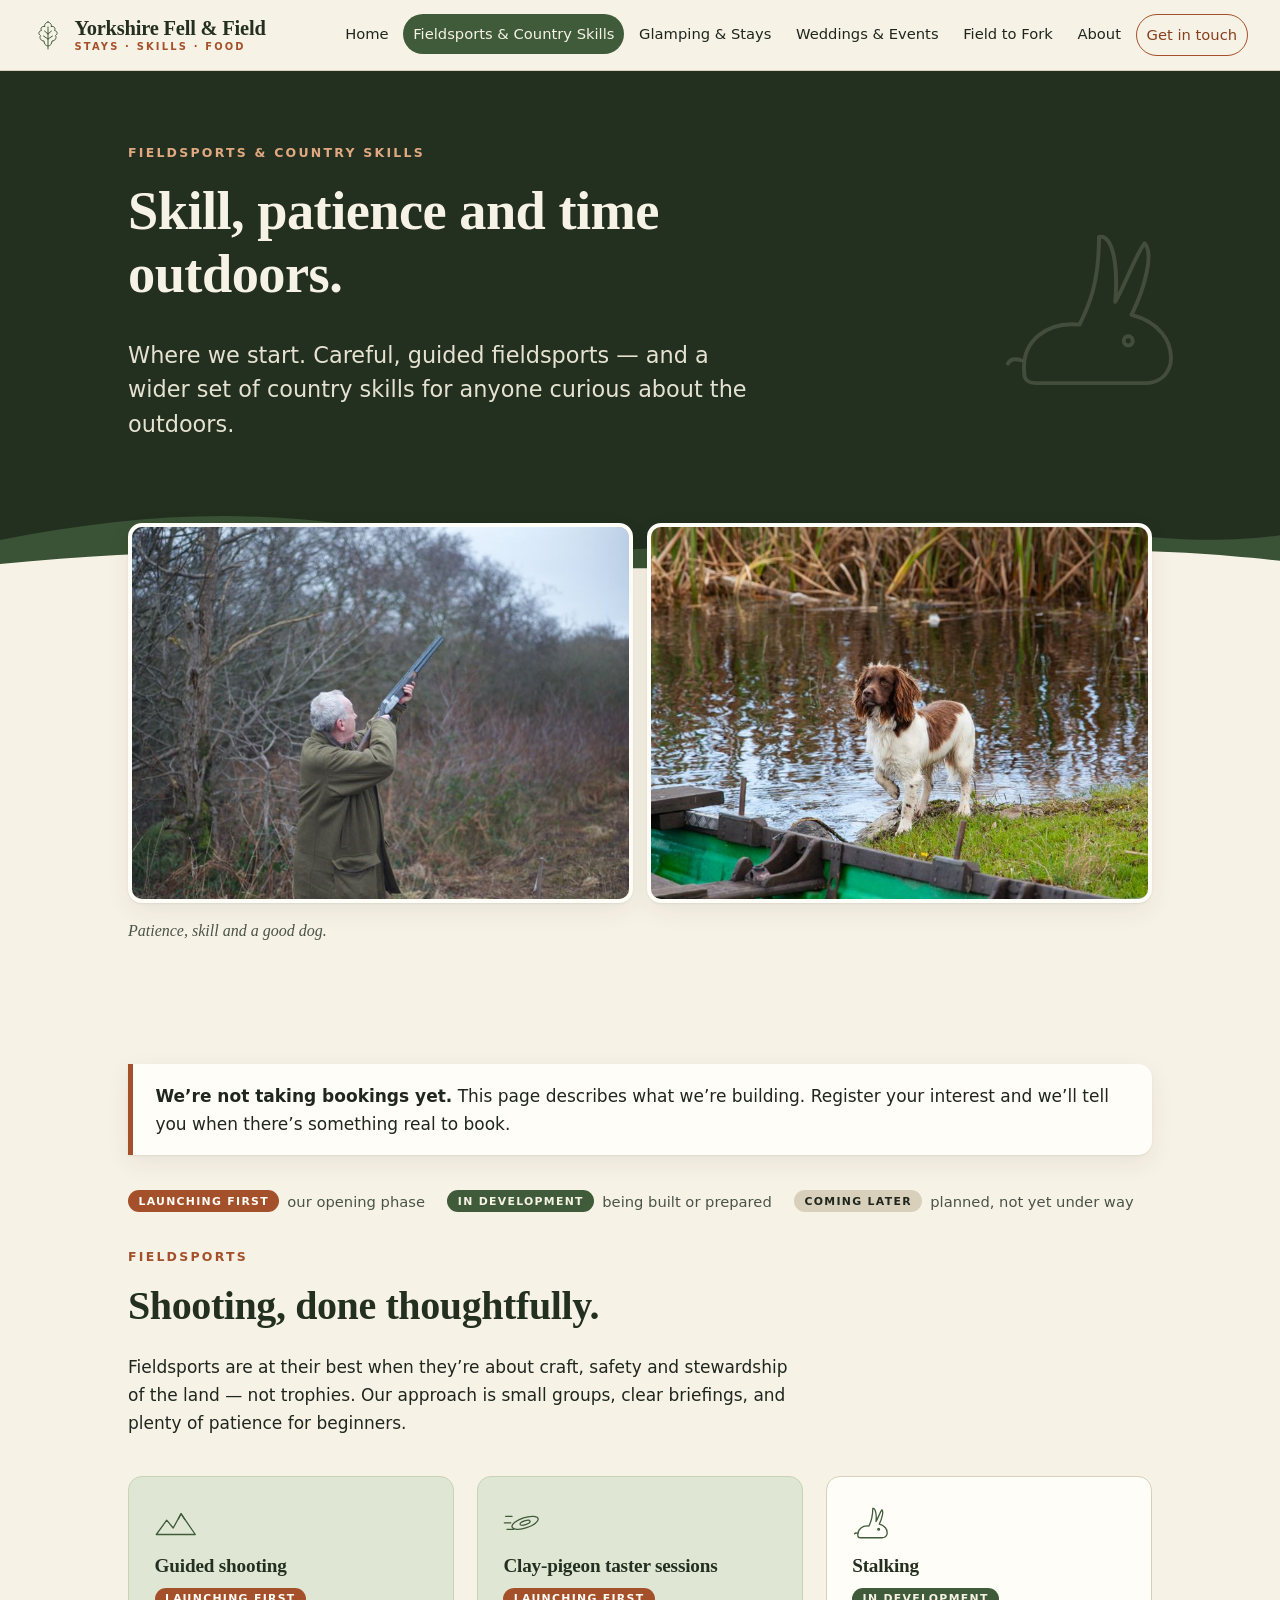
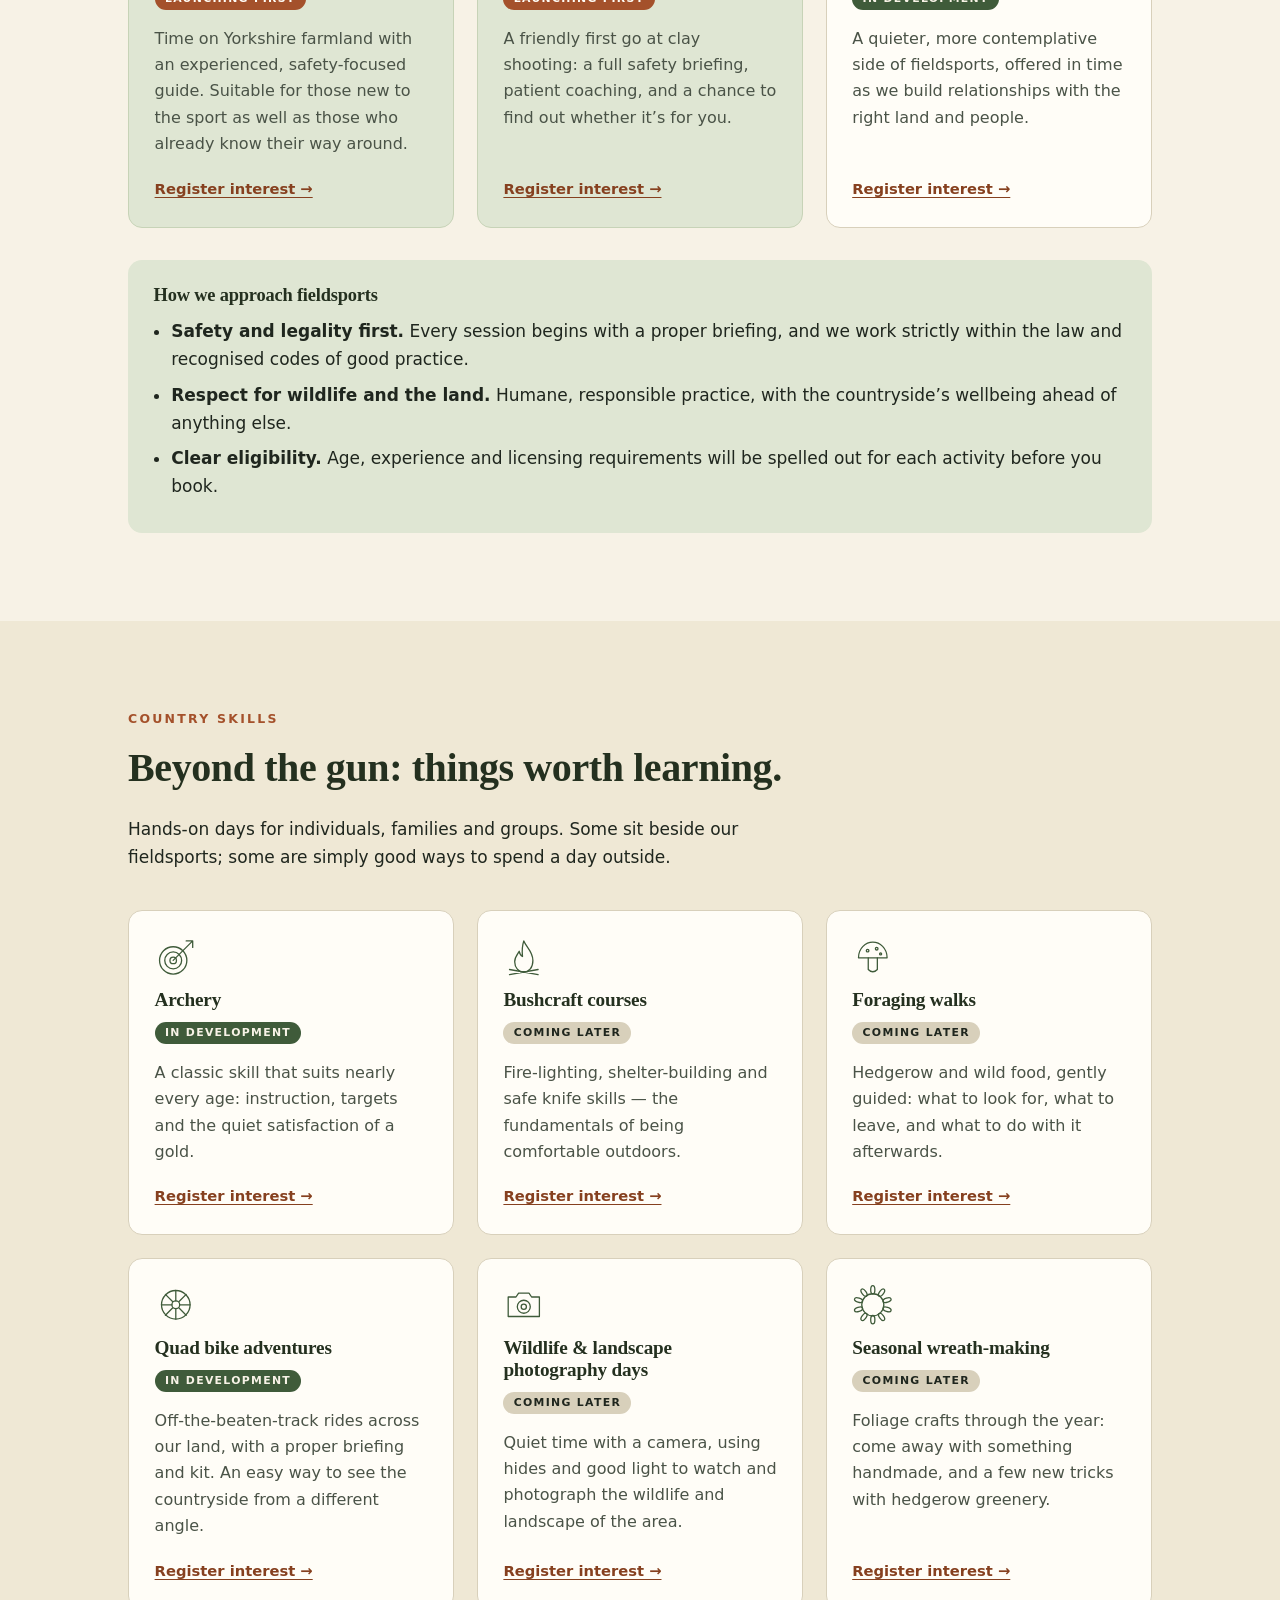
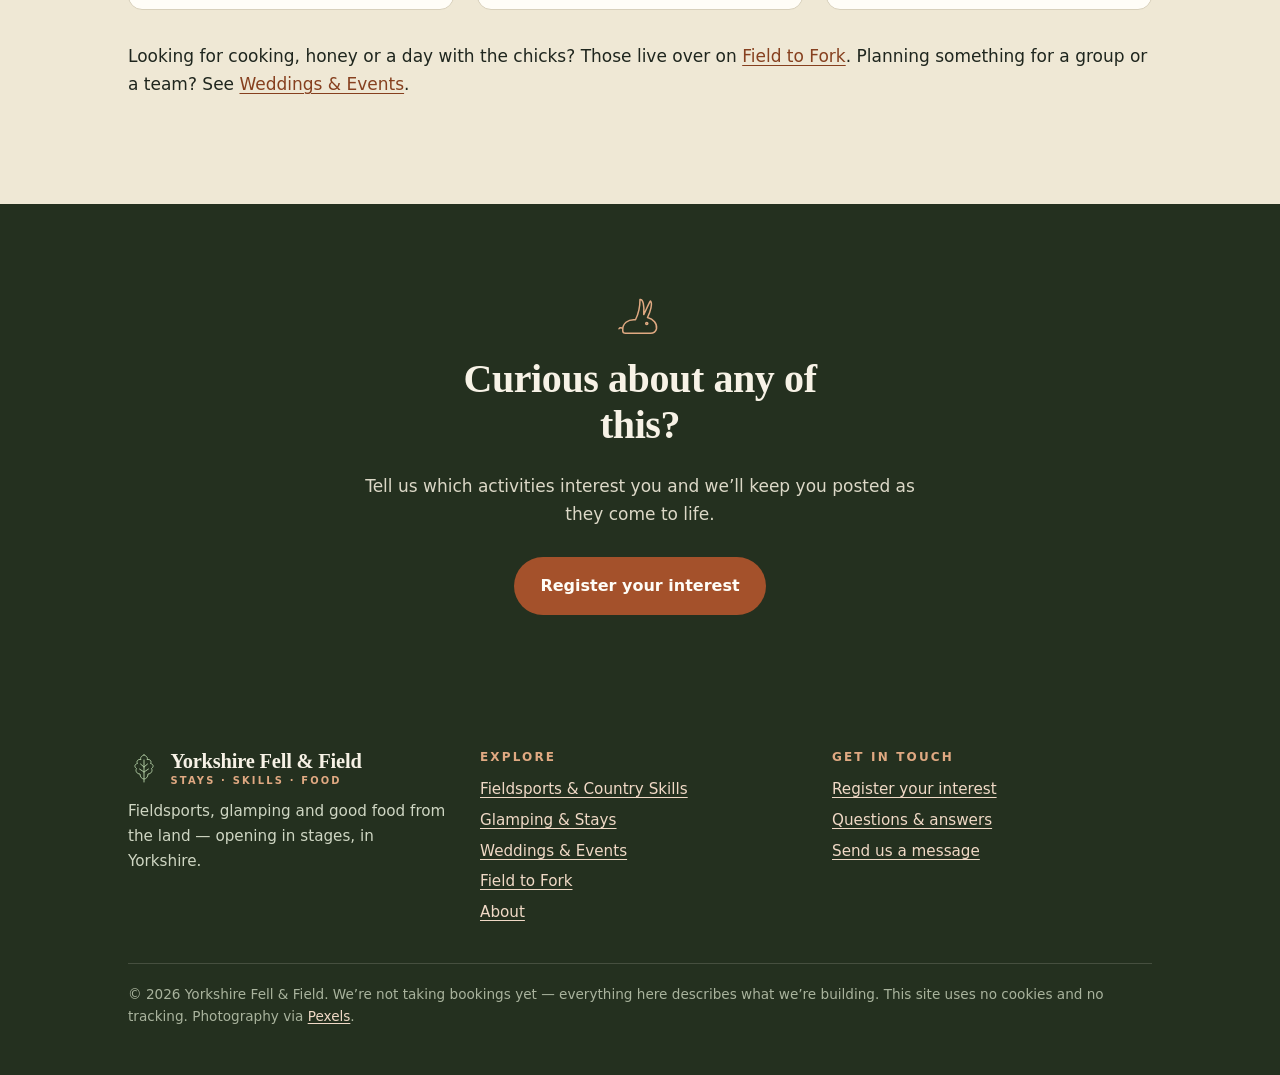
<file: fieldsports.html>
<!DOCTYPE html>
<html lang="en-GB" class="no-js">
<head>
<meta charset="utf-8">
<meta name="viewport" content="width=device-width, initial-scale=1">
<title>Fieldsports & Country Skills · Yorkshire Fell & Field</title>
<meta name="description" content="Guided shooting, clay taster sessions, archery, bushcraft, foraging, quad bike adventures and more — country skills in Yorkshire, opening in stages.">
<meta name="theme-color" content="#24301f">
<meta property="og:type" content="website">
<meta property="og:title" content="Fieldsports & Country Skills · Yorkshire Fell & Field">
<meta property="og:description" content="Guided shooting, clay taster sessions, archery, bushcraft, foraging, quad bike adventures and more — country skills in Yorkshire, opening in stages.">
<meta property="og:locale" content="en_GB">
<link rel="icon" type="image/svg+xml" href="favicon.svg">
<link rel="stylesheet" href="css/style.css">
<script>document.documentElement.className="js";</script>
</head>
<body>
<svg width="0" height="0" style="position:absolute" aria-hidden="true" focusable="false"><defs><symbol id="i-leaf" viewBox="0 0 64 64"><path d="M32 6 C38 8 40 12 38 15 C44 14 48 18 45 23 C51 24 52 30 47 33 C50 38 46 44 40 44 C40 50 36 54 32 54 C28 54 24 50 24 44 C18 44 14 38 17 33 C12 30 13 24 19 23 C16 18 20 14 26 15 C24 12 26 8 32 6 Z"/><path d="M32 60 V16 M32 30 L25 24 M32 30 L39 24 M32 40 L23 34 M32 40 L41 34"/></symbol><symbol id="i-fern" viewBox="0 0 64 64"><path d="M32 60 C32 44 33 24 30 6"/><path d="M32.0 54 Q23.5 51.5 15.0 41.2"/><path d="M32.0 54 Q40.5 51.5 49.0 41.2"/><path d="M31.6 48 Q23.9 45.7 16.2 36.5"/><path d="M31.6 48 Q39.3 45.7 47.0 36.5"/><path d="M31.3 42 Q24.4 39.9 17.5 31.6"/><path d="M31.3 42 Q38.2 39.9 45.1 31.6"/><path d="M30.9 36 Q24.8 34.2 18.7 26.9"/><path d="M30.9 36 Q37.0 34.2 43.1 26.9"/><path d="M30.6 30 Q25.3 28.4 20.0 22.1"/><path d="M30.6 30 Q35.9 28.4 41.2 22.1"/><path d="M30.2 24 Q25.7 22.6 21.2 17.2"/><path d="M30.2 24 Q34.7 22.6 39.2 17.2"/><path d="M29.8 18 Q26.1 16.9 22.4 12.5"/><path d="M29.8 18 Q33.5 16.9 37.2 12.5"/><path d="M29.5 12 Q26.6 11.1 23.7 7.7"/><path d="M29.5 12 Q32.4 11.1 35.3 7.7"/></symbol><symbol id="i-yurt" viewBox="0 0 64 64"><path d="M6 40 L32 14 L58 40"/><path d="M11 38 V56 H53 V38"/><path d="M27 56 V45 Q32 39 37 45 V56"/><path d="M30 14 H34 M32 14 V9"/><path d="M20 27 L14 34 M44 27 L50 34"/></symbol><symbol id="i-tent" viewBox="0 0 64 64"><path d="M5 55 Q19 53 25 30 Q29 14 32 9 Q35 14 39 30 Q45 53 59 55 Z"/><path d="M32 9 V4 M2 55 H62"/></symbol><symbol id="i-hare" viewBox="0 0 64 64"><path d="M9 52 C8 42 16 36 26 37 C29 31 32 24 32 10 C36 9 38 18 37 30 C40 25 43 16 46 12 C49 15 46 26 42 34 C50 36 55 42 54 49 C53 53 50 55 46 55 L13 55 C10 55 9 54 9 52 Z"/><circle cx="41" cy="42" r="1.4"/><path d="M8 48 q-3 -1 -4 1"/></symbol><symbol id="i-hex" viewBox="0 0 64 64"><path d="M31.5 18.5 L31.5 29.5 L22.0 35.0 L12.5 29.5 L12.5 18.5 L22.0 13.0 Z"/><path d="M51.5 18.5 L51.5 29.5 L42.0 35.0 L32.5 29.5 L32.5 18.5 L42.0 13.0 Z"/><path d="M41.5 36.5 L41.5 47.5 L32.0 53.0 L22.5 47.5 L22.5 36.5 L32.0 31.0 Z"/></symbol><symbol id="i-egg" viewBox="0 0 64 64"><path d="M32 7 C22 7 14 23 14 38 C14 50 22 58 32 58 C42 58 50 50 50 38 C50 23 42 7 32 7 Z"/><path d="M16 38 L24 31 L30 40 L37 30 L44 39 L49 35"/></symbol><symbol id="i-flame" viewBox="0 0 64 64"><path d="M32 6 C36 16 46 22 46 36 C46 47 40 54 32 54 C24 54 18 47 18 38 C18 31 22 27 25 22 C26 27 28 29 30 30 C29 21 30 12 32 6 Z"/><path d="M10 58 L54 50 M10 50 L54 58"/></symbol><symbol id="i-target" viewBox="0 0 64 64"><circle cx="28" cy="36" r="21"/><circle cx="28" cy="36" r="13"/><circle cx="28" cy="36" r="5"/><path d="M28 36 L58 6 M58 6 H48 M58 6 V16"/></symbol><symbol id="i-clay" viewBox="0 0 64 64"><ellipse cx="34" cy="32" rx="21" ry="8" transform="rotate(-18 34 32)"/><path d="M4 22 H14 M2 32 H12 M6 42 H16"/><ellipse cx="34" cy="32" rx="8" ry="3" transform="rotate(-18 34 32)"/></symbol><symbol id="i-wheel" viewBox="0 0 64 64"><circle cx="32" cy="32" r="22"/><circle cx="32" cy="32" r="6"/><path d="M32 10 V26 M32 38 V54 M10 32 H26 M38 32 H54 M16 16 L27 27 M37 37 L48 48 M48 16 L37 27 M27 37 L16 48"/></symbol><symbol id="i-camera" viewBox="0 0 64 64"><path d="M8 20 H20 L24 14 H40 L44 20 H56 V50 H8 Z"/><circle cx="32" cy="35" r="10"/><circle cx="32" cy="35" r="4"/></symbol><symbol id="i-mushroom" viewBox="0 0 64 64"><path d="M10 32 C10 17 21 8 32 8 C43 8 54 17 54 32 Z"/><path d="M25 32 V50 Q32 57 39 50 V32"/><circle cx="24" cy="21" r="2"/><circle cx="38" cy="18" r="2"/><circle cx="44" cy="26" r="1.6"/></symbol><symbol id="i-wreath" viewBox="0 0 64 64"><circle cx="32" cy="32" r="17"/><ellipse cx="32" cy="9" rx="3.2" ry="6.5" transform="rotate(0 32 32)"/><ellipse cx="32" cy="9" rx="3.2" ry="6.5" transform="rotate(36 32 32)"/><ellipse cx="32" cy="9" rx="3.2" ry="6.5" transform="rotate(72 32 32)"/><ellipse cx="32" cy="9" rx="3.2" ry="6.5" transform="rotate(108 32 32)"/><ellipse cx="32" cy="9" rx="3.2" ry="6.5" transform="rotate(144 32 32)"/><ellipse cx="32" cy="9" rx="3.2" ry="6.5" transform="rotate(180 32 32)"/><ellipse cx="32" cy="9" rx="3.2" ry="6.5" transform="rotate(216 32 32)"/><ellipse cx="32" cy="9" rx="3.2" ry="6.5" transform="rotate(252 32 32)"/><ellipse cx="32" cy="9" rx="3.2" ry="6.5" transform="rotate(288 32 32)"/><ellipse cx="32" cy="9" rx="3.2" ry="6.5" transform="rotate(324 32 32)"/></symbol><symbol id="i-glass" viewBox="0 0 64 64"><path d="M16 10 H48 L42 56 H22 Z"/><path d="M18 28 H46"/><path d="M36 10 L44 2"/></symbol><symbol id="i-plate" viewBox="0 0 64 64"><circle cx="32" cy="32" r="14"/><circle cx="32" cy="32" r="8"/><path d="M8 10 V26 Q8 30 12 30 Q16 30 16 26 V10 M12 10 V54 M56 10 C50 14 48 24 50 32 H56 V54"/></symbol><symbol id="i-brief" viewBox="0 0 64 64"><rect x="8" y="20" width="48" height="34" rx="4"/><path d="M24 20 V13 H40 V20 M8 34 H56 M28 34 V40 H36 V34"/></symbol><symbol id="i-knife" viewBox="0 0 64 64"><path d="M12 54 L46 8 C52 10 56 16 54 22 L20 56 Z"/><path d="M12 54 L6 58"/></symbol><symbol id="i-shield" viewBox="0 0 64 64"><path d="M32 6 L54 14 V32 C54 46 44 54 32 58 C20 54 10 46 10 32 V14 Z"/><path d="M22 32 L29 39 L43 24"/></symbol><symbol id="i-sprout" viewBox="0 0 64 64"><path d="M32 58 V30"/><path d="M32 34 C32 22 22 16 10 16 C10 28 18 34 32 34 Z"/><path d="M32 28 C32 16 42 10 54 10 C54 22 46 28 32 28 Z"/></symbol><symbol id="i-people" viewBox="0 0 64 64"><circle cx="20" cy="20" r="8"/><circle cx="46" cy="24" r="6"/><path d="M6 54 C6 42 12 36 20 36 C28 36 34 42 34 54 Z"/><path d="M38 54 C38 46 41 40 46 40 C52 40 58 46 58 54 Z"/></symbol><symbol id="i-hills" viewBox="0 0 64 64"><path d="M2 50 L18 28 L28 40 L40 18 L62 50 Z"/><path d="M36 26 L40 18 L46 27"/></symbol><symbol id="i-star" viewBox="0 0 64 64"><path d="M32 6 L38 24 L57 24 L42 36 L48 55 L32 44 L16 55 L22 36 L7 24 L26 24 Z"/></symbol></defs></svg>
<a class="skip" href="#main">Skip to content</a>
<header class="site-header">
  <div class="wrap">
    <a class="brand" href="index.html" aria-label="Yorkshire Fell & Field — home">
      <svg class="ico" viewBox="0 0 64 64" aria-hidden="true" focusable="false"><use href="#i-leaf"/></svg>
      <span class="brand-name">Yorkshire Fell &amp; Field<small>Stays &middot; Skills &middot; Food</small></span>
    </a>
    <button class="menu-btn" type="button" aria-expanded="false" aria-controls="site-nav">Menu</button>
    <nav class="nav" id="site-nav" aria-label="Main">
      <ul><li><a href="index.html">Home</a></li><li><a href="fieldsports.html" aria-current="page">Fieldsports &amp; Country Skills</a></li><li><a href="glamping.html">Glamping &amp; Stays</a></li><li><a href="events.html">Weddings &amp; Events</a></li><li><a href="field-to-fork.html">Field to Fork</a></li><li><a href="about.html">About</a></li><li><a class="nav-cta" href="contact.html">Get in touch</a></li></ul>
    </nav>
  </div>
</header>
<main id="main">

<section class="page-hero">
  <svg class="ico motif" viewBox="0 0 64 64" aria-hidden="true" focusable="false"><use href="#i-hare"/></svg>
  <div class="wrap">
    <p class="eyebrow">Fieldsports &amp; Country Skills</p>
    <h1>Skill, patience and time outdoors.</h1>
    <p class="lede">Where we start. Careful, guided fieldsports &mdash; and a wider set of country skills for anyone curious about the outdoors.</p>
  </div>
  <svg class="hills" viewBox="0 0 1440 120" preserveAspectRatio="none" aria-hidden="true" focusable="false">
<path d="M0 70 C140 40 260 30 400 52 C560 78 660 96 820 70 C980 44 1120 40 1260 62 C1340 74 1400 70 1440 64 V120 H0 Z" fill="#3a5235"/>
<path d="M0 100 C180 80 320 82 500 96 C700 112 860 106 1040 90 C1220 76 1340 84 1440 96 V120 H0 Z" fill="#f7f2e6"/>
</svg>
</section>
<section class="photo-band"><div class="wrap"><div class="pb pb-2"><figure class="ph"><img src="images/shooting-tweed-1400.jpg" srcset="images/shooting-tweed-800.jpg 800w, images/shooting-tweed-1400.jpg 1400w" sizes="(min-width: 52rem) 50vw, 100vw" width="1400" height="934" alt="A shooter in a waxed coat aiming a shotgun skywards at the edge of woodland" loading="lazy" decoding="async"></figure><figure class="ph"><img src="images/springer-spaniel-1400.jpg" srcset="images/springer-spaniel-800.jpg 800w, images/springer-spaniel-1400.jpg 1400w" sizes="(min-width: 52rem) 40vw, 100vw" width="1400" height="933" alt="A liver-and-white springer spaniel standing on a grassy bank by reeds and water" loading="lazy" decoding="async"></figure></div><p class="pb-note">Patience, skill and a good dog.</p></div></section>

<section class="section">
  <div class="wrap">
    <div class="notice"><p><strong>We&rsquo;re not taking bookings yet.</strong> This page describes what we&rsquo;re building. Register your interest and we&rsquo;ll tell you when there&rsquo;s something real to book.</p></div>
    <ul class="legend" aria-label="What the status labels mean">
  <li><span class="tag first">Launching first</span> our opening phase</li>
  <li><span class="tag dev">In development</span> being built or prepared</li>
  <li><span class="tag later">Coming later</span> planned, not yet under way</li>
</ul>

    <div class="section-head">
      <p class="eyebrow">Fieldsports</p>
      <h2>Shooting, done thoughtfully.</h2>
      <p>Fieldsports are at their best when they&rsquo;re about craft, safety and stewardship of the land &mdash; not trophies. Our approach is small groups, clear briefings, and plenty of patience for beginners.</p>
    </div>
    <div class="grid grid-3">
      <article class="act feature">
  <svg class="ico" viewBox="0 0 64 64" aria-hidden="true" focusable="false"><use href="#i-hills"/></svg>
  <h3>Guided shooting</h3>
  <span class="tag first">Launching first</span>
  <p style="margin-top:.7rem">Time on Yorkshire farmland with an experienced, safety-focused guide. Suitable for those new to the sport as well as those who already know their way around.</p>
  <div class="act-foot"><a href="contact.html?interest=shooting#enquire">Register interest &rarr;</a></div>
</article>
      <article class="act feature">
  <svg class="ico" viewBox="0 0 64 64" aria-hidden="true" focusable="false"><use href="#i-clay"/></svg>
  <h3>Clay-pigeon taster sessions</h3>
  <span class="tag first">Launching first</span>
  <p style="margin-top:.7rem">A friendly first go at clay shooting: a full safety briefing, patient coaching, and a chance to find out whether it&rsquo;s for you.</p>
  <div class="act-foot"><a href="contact.html?interest=clay#enquire">Register interest &rarr;</a></div>
</article>
      <article class="act">
  <svg class="ico" viewBox="0 0 64 64" aria-hidden="true" focusable="false"><use href="#i-hare"/></svg>
  <h3>Stalking</h3>
  <span class="tag dev">In development</span>
  <p style="margin-top:.7rem">A quieter, more contemplative side of fieldsports, offered in time as we build relationships with the right land and people.</p>
  <div class="act-foot"><a href="contact.html?interest=stalking#enquire">Register interest &rarr;</a></div>
</article>
    </div>
    <div class="aside" style="margin-top:2rem">
      <h3>How we approach fieldsports</h3>
      <ul>
        <li><strong>Safety and legality first.</strong> Every session begins with a proper briefing, and we work strictly within the law and recognised codes of good practice.</li>
        <li><strong>Respect for wildlife and the land.</strong> Humane, responsible practice, with the countryside&rsquo;s wellbeing ahead of anything else.</li>
        <li><strong>Clear eligibility.</strong> Age, experience and licensing requirements will be spelled out for each activity before you book.</li>
      </ul>
    </div>
  </div>
</section>

<section class="section alt">
  <div class="wrap">
    <div class="section-head">
      <p class="eyebrow">Country skills</p>
      <h2>Beyond the gun: things worth learning.</h2>
      <p>Hands-on days for individuals, families and groups. Some sit beside our fieldsports; some are simply good ways to spend a day outside.</p>
    </div>
    <div class="grid grid-3">
      <article class="act">
  <svg class="ico" viewBox="0 0 64 64" aria-hidden="true" focusable="false"><use href="#i-target"/></svg>
  <h3>Archery</h3>
  <span class="tag dev">In development</span>
  <p style="margin-top:.7rem">A classic skill that suits nearly every age: instruction, targets and the quiet satisfaction of a gold.</p>
  <div class="act-foot"><a href="contact.html?interest=archery#enquire">Register interest &rarr;</a></div>
</article>
      <article class="act">
  <svg class="ico" viewBox="0 0 64 64" aria-hidden="true" focusable="false"><use href="#i-flame"/></svg>
  <h3>Bushcraft courses</h3>
  <span class="tag later">Coming later</span>
  <p style="margin-top:.7rem">Fire-lighting, shelter-building and safe knife skills &mdash; the fundamentals of being comfortable outdoors.</p>
  <div class="act-foot"><a href="contact.html?interest=bushcraft#enquire">Register interest &rarr;</a></div>
</article>
      <article class="act">
  <svg class="ico" viewBox="0 0 64 64" aria-hidden="true" focusable="false"><use href="#i-mushroom"/></svg>
  <h3>Foraging walks</h3>
  <span class="tag later">Coming later</span>
  <p style="margin-top:.7rem">Hedgerow and wild food, gently guided: what to look for, what to leave, and what to do with it afterwards.</p>
  <div class="act-foot"><a href="contact.html?interest=foraging#enquire">Register interest &rarr;</a></div>
</article>
      <article class="act">
  <svg class="ico" viewBox="0 0 64 64" aria-hidden="true" focusable="false"><use href="#i-wheel"/></svg>
  <h3>Quad bike adventures</h3>
  <span class="tag dev">In development</span>
  <p style="margin-top:.7rem">Off-the-beaten-track rides across our land, with a proper briefing and kit. An easy way to see the countryside from a different angle.</p>
  <div class="act-foot"><a href="contact.html?interest=quad#enquire">Register interest &rarr;</a></div>
</article>
      <article class="act">
  <svg class="ico" viewBox="0 0 64 64" aria-hidden="true" focusable="false"><use href="#i-camera"/></svg>
  <h3>Wildlife &amp; landscape photography days</h3>
  <span class="tag later">Coming later</span>
  <p style="margin-top:.7rem">Quiet time with a camera, using hides and good light to watch and photograph the wildlife and landscape of the area.</p>
  <div class="act-foot"><a href="contact.html?interest=photography#enquire">Register interest &rarr;</a></div>
</article>
      <article class="act">
  <svg class="ico" viewBox="0 0 64 64" aria-hidden="true" focusable="false"><use href="#i-wreath"/></svg>
  <h3>Seasonal wreath-making</h3>
  <span class="tag later">Coming later</span>
  <p style="margin-top:.7rem">Foliage crafts through the year: come away with something handmade, and a few new tricks with hedgerow greenery.</p>
  <div class="act-foot"><a href="contact.html?interest=wreath#enquire">Register interest &rarr;</a></div>
</article>
    </div>
    <p style="margin-top:2rem">Looking for cooking, honey or a day with the chicks? Those live over on <a href="field-to-fork.html">Field to Fork</a>. Planning something for a group or a team? See <a href="events.html">Weddings &amp; Events</a>.</p>
  </div>
</section>

<section class="section cta-band">
  <div class="wrap">
    <svg class="ico" viewBox="0 0 64 64" aria-hidden="true" focusable="false"><use href="#i-hare"/></svg>
    <h2>Curious about any of this?</h2>
    <p>Tell us which activities interest you and we&rsquo;ll keep you posted as they come to life.</p>
    <div class="btn-row"><a class="btn btn-primary" href="contact.html#enquire">Register your interest</a></div>
  </div>
</section>

</main>
<footer class="site-footer">
  <div class="wrap">
    <div class="footer-grid">
      <div>
        <a class="brand" href="index.html"><svg class="ico" viewBox="0 0 64 64" aria-hidden="true" focusable="false"><use href="#i-leaf"/></svg><span class="brand-name">Yorkshire Fell &amp; Field<small>Stays &middot; Skills &middot; Food</small></span></a>
        <p>Fieldsports, glamping and good food from the land &mdash; opening in stages, in Yorkshire.</p>
      </div>
      <div>
        <h2>Explore</h2>
        <ul><li><a href="fieldsports.html">Fieldsports &amp; Country Skills</a></li><li><a href="glamping.html">Glamping &amp; Stays</a></li><li><a href="events.html">Weddings &amp; Events</a></li><li><a href="field-to-fork.html">Field to Fork</a></li><li><a href="about.html">About</a></li></ul>
      </div>
      <div>
        <h2>Get in touch</h2>
        <ul>
          <li><a href="contact.html#enquire">Register your interest</a></li>
          <li><a href="contact.html#faq">Questions &amp; answers</a></li>
          <li><a href="contact.html#enquire">Send us a message</a></li>
        </ul>
      </div>
    </div>
    <p class="footer-base">&copy; 2026 Yorkshire Fell &amp; Field. We&rsquo;re not taking bookings yet &mdash; everything here describes what we&rsquo;re building. This site uses no cookies and no tracking. Photography via <a href="https://www.pexels.com">Pexels</a>.</p>
  </div>
</footer>
<script src="js/main.js" defer></script>
</body>
</html>
</file>
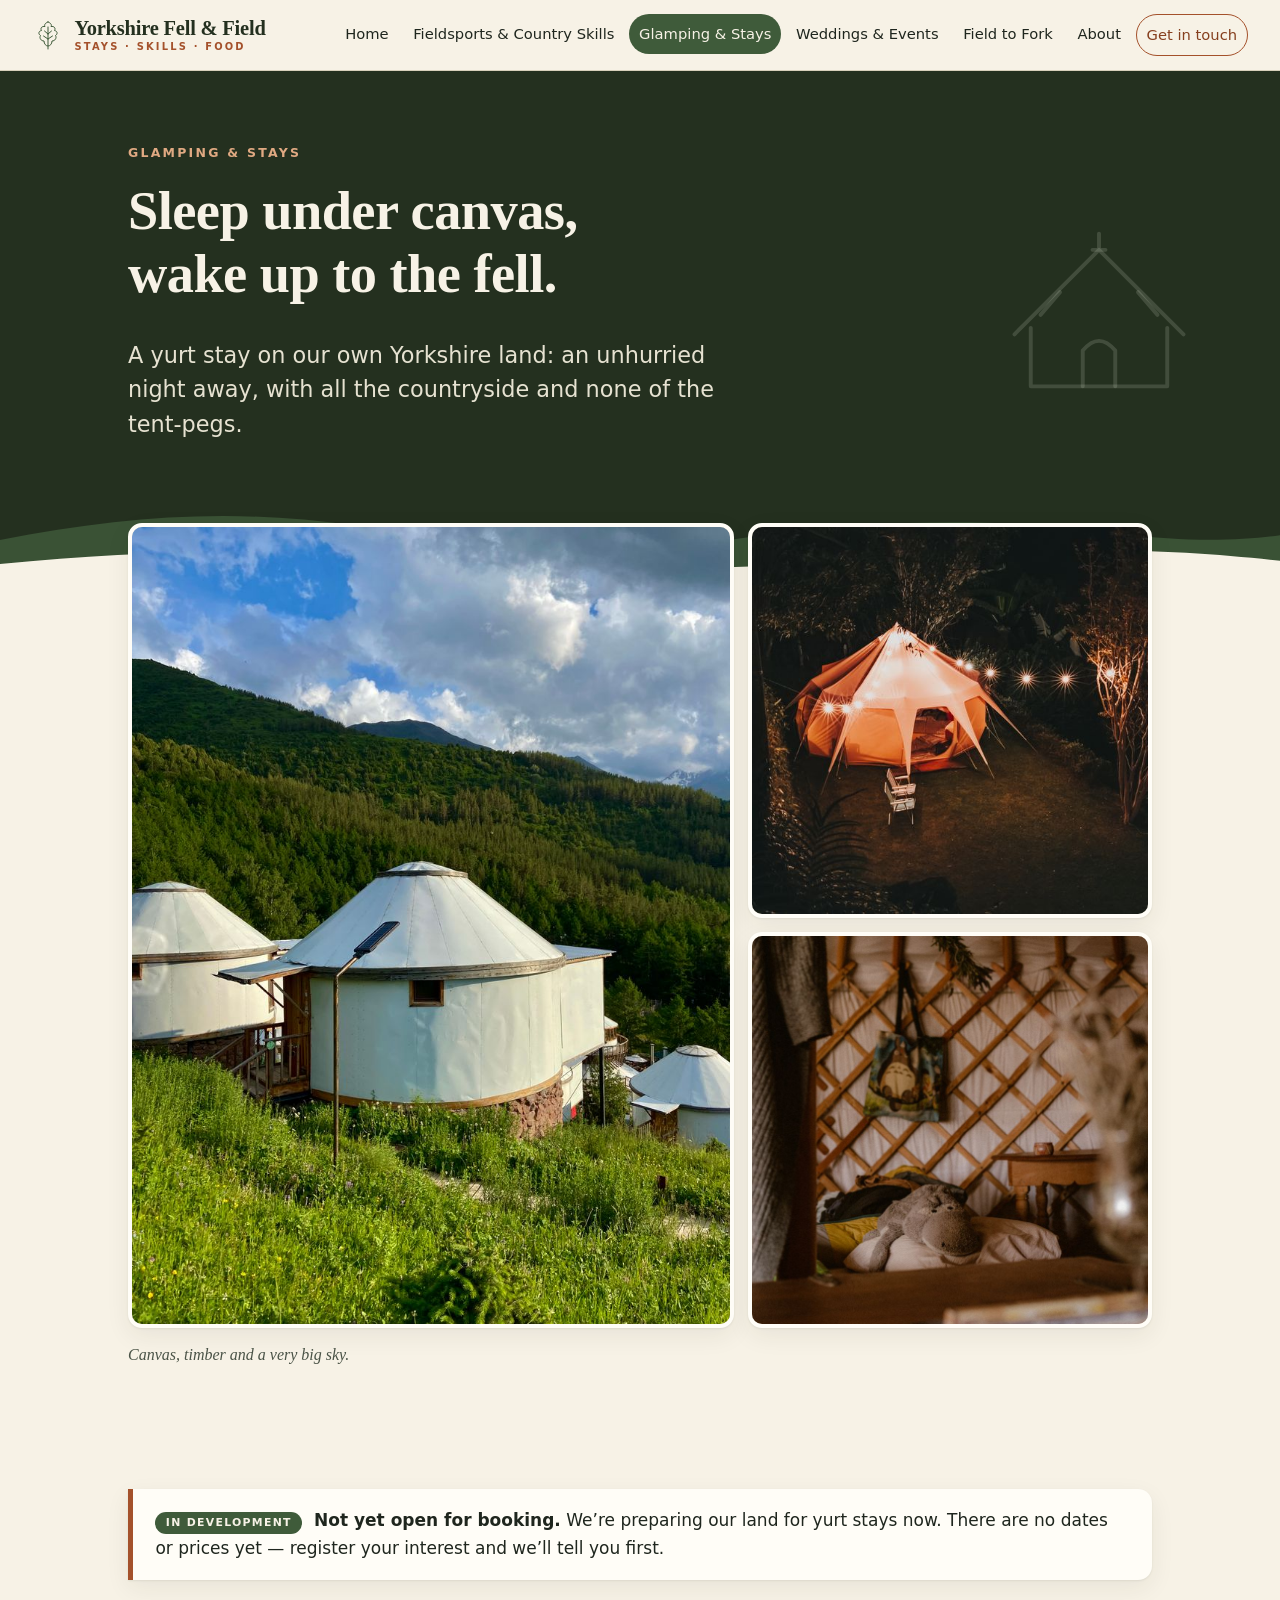
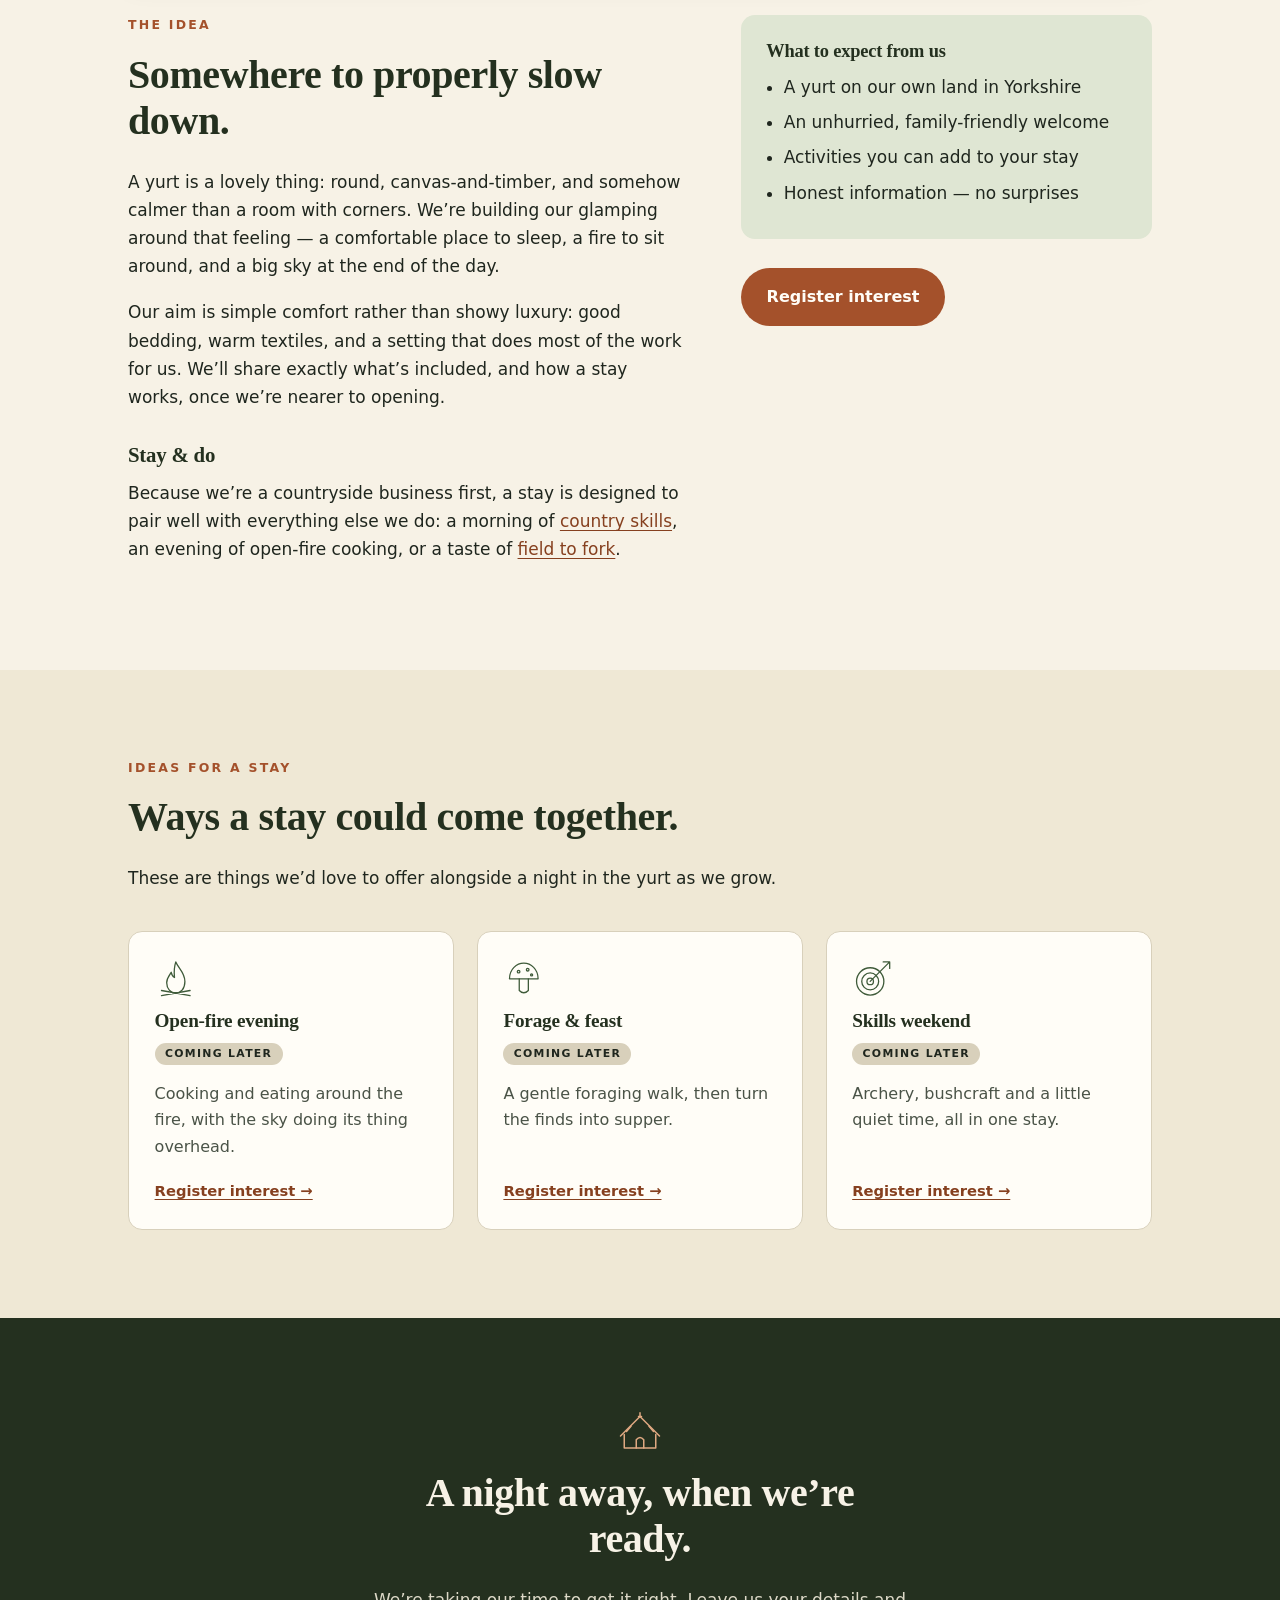
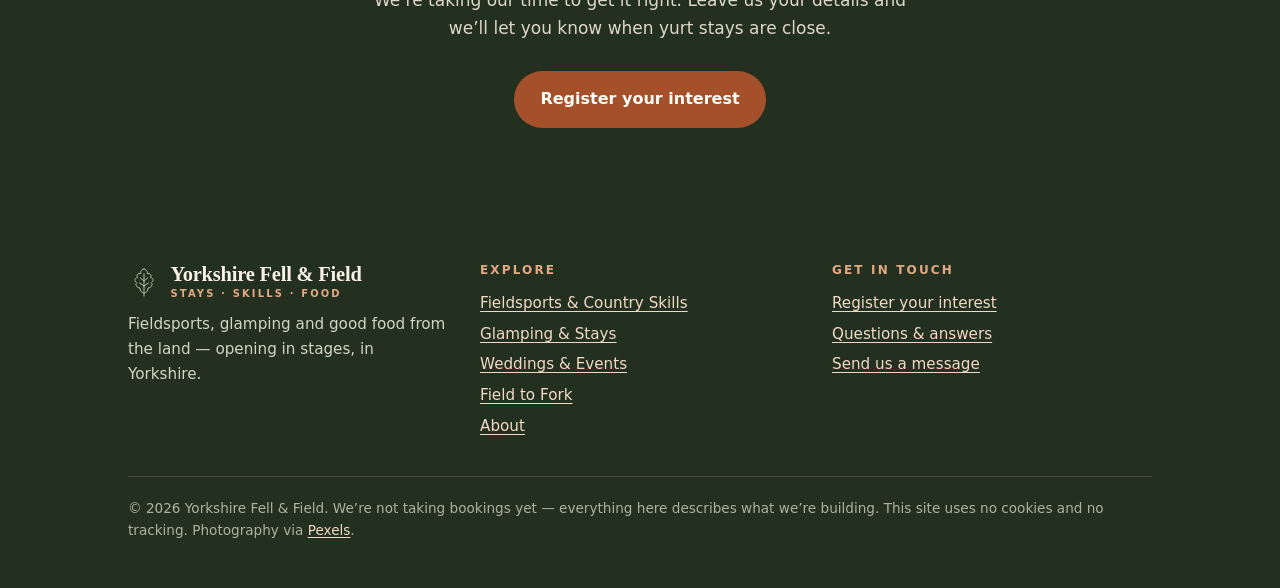
<file: glamping.html>
<!DOCTYPE html>
<html lang="en-GB" class="no-js">
<head>
<meta charset="utf-8">
<meta name="viewport" content="width=device-width, initial-scale=1">
<title>Glamping & Stays · Yorkshire Fell & Field</title>
<meta name="description" content="Yurt glamping on our own land in Yorkshire — a slow, comfortable night under canvas. In development; register your interest.">
<meta name="theme-color" content="#24301f">
<meta property="og:type" content="website">
<meta property="og:title" content="Glamping & Stays · Yorkshire Fell & Field">
<meta property="og:description" content="Yurt glamping on our own land in Yorkshire — a slow, comfortable night under canvas. In development; register your interest.">
<meta property="og:locale" content="en_GB">
<link rel="icon" type="image/svg+xml" href="favicon.svg">
<link rel="stylesheet" href="css/style.css">
<script>document.documentElement.className="js";</script>
</head>
<body>
<svg width="0" height="0" style="position:absolute" aria-hidden="true" focusable="false"><defs><symbol id="i-leaf" viewBox="0 0 64 64"><path d="M32 6 C38 8 40 12 38 15 C44 14 48 18 45 23 C51 24 52 30 47 33 C50 38 46 44 40 44 C40 50 36 54 32 54 C28 54 24 50 24 44 C18 44 14 38 17 33 C12 30 13 24 19 23 C16 18 20 14 26 15 C24 12 26 8 32 6 Z"/><path d="M32 60 V16 M32 30 L25 24 M32 30 L39 24 M32 40 L23 34 M32 40 L41 34"/></symbol><symbol id="i-fern" viewBox="0 0 64 64"><path d="M32 60 C32 44 33 24 30 6"/><path d="M32.0 54 Q23.5 51.5 15.0 41.2"/><path d="M32.0 54 Q40.5 51.5 49.0 41.2"/><path d="M31.6 48 Q23.9 45.7 16.2 36.5"/><path d="M31.6 48 Q39.3 45.7 47.0 36.5"/><path d="M31.3 42 Q24.4 39.9 17.5 31.6"/><path d="M31.3 42 Q38.2 39.9 45.1 31.6"/><path d="M30.9 36 Q24.8 34.2 18.7 26.9"/><path d="M30.9 36 Q37.0 34.2 43.1 26.9"/><path d="M30.6 30 Q25.3 28.4 20.0 22.1"/><path d="M30.6 30 Q35.9 28.4 41.2 22.1"/><path d="M30.2 24 Q25.7 22.6 21.2 17.2"/><path d="M30.2 24 Q34.7 22.6 39.2 17.2"/><path d="M29.8 18 Q26.1 16.9 22.4 12.5"/><path d="M29.8 18 Q33.5 16.9 37.2 12.5"/><path d="M29.5 12 Q26.6 11.1 23.7 7.7"/><path d="M29.5 12 Q32.4 11.1 35.3 7.7"/></symbol><symbol id="i-yurt" viewBox="0 0 64 64"><path d="M6 40 L32 14 L58 40"/><path d="M11 38 V56 H53 V38"/><path d="M27 56 V45 Q32 39 37 45 V56"/><path d="M30 14 H34 M32 14 V9"/><path d="M20 27 L14 34 M44 27 L50 34"/></symbol><symbol id="i-tent" viewBox="0 0 64 64"><path d="M5 55 Q19 53 25 30 Q29 14 32 9 Q35 14 39 30 Q45 53 59 55 Z"/><path d="M32 9 V4 M2 55 H62"/></symbol><symbol id="i-hare" viewBox="0 0 64 64"><path d="M9 52 C8 42 16 36 26 37 C29 31 32 24 32 10 C36 9 38 18 37 30 C40 25 43 16 46 12 C49 15 46 26 42 34 C50 36 55 42 54 49 C53 53 50 55 46 55 L13 55 C10 55 9 54 9 52 Z"/><circle cx="41" cy="42" r="1.4"/><path d="M8 48 q-3 -1 -4 1"/></symbol><symbol id="i-hex" viewBox="0 0 64 64"><path d="M31.5 18.5 L31.5 29.5 L22.0 35.0 L12.5 29.5 L12.5 18.5 L22.0 13.0 Z"/><path d="M51.5 18.5 L51.5 29.5 L42.0 35.0 L32.5 29.5 L32.5 18.5 L42.0 13.0 Z"/><path d="M41.5 36.5 L41.5 47.5 L32.0 53.0 L22.5 47.5 L22.5 36.5 L32.0 31.0 Z"/></symbol><symbol id="i-egg" viewBox="0 0 64 64"><path d="M32 7 C22 7 14 23 14 38 C14 50 22 58 32 58 C42 58 50 50 50 38 C50 23 42 7 32 7 Z"/><path d="M16 38 L24 31 L30 40 L37 30 L44 39 L49 35"/></symbol><symbol id="i-flame" viewBox="0 0 64 64"><path d="M32 6 C36 16 46 22 46 36 C46 47 40 54 32 54 C24 54 18 47 18 38 C18 31 22 27 25 22 C26 27 28 29 30 30 C29 21 30 12 32 6 Z"/><path d="M10 58 L54 50 M10 50 L54 58"/></symbol><symbol id="i-target" viewBox="0 0 64 64"><circle cx="28" cy="36" r="21"/><circle cx="28" cy="36" r="13"/><circle cx="28" cy="36" r="5"/><path d="M28 36 L58 6 M58 6 H48 M58 6 V16"/></symbol><symbol id="i-clay" viewBox="0 0 64 64"><ellipse cx="34" cy="32" rx="21" ry="8" transform="rotate(-18 34 32)"/><path d="M4 22 H14 M2 32 H12 M6 42 H16"/><ellipse cx="34" cy="32" rx="8" ry="3" transform="rotate(-18 34 32)"/></symbol><symbol id="i-wheel" viewBox="0 0 64 64"><circle cx="32" cy="32" r="22"/><circle cx="32" cy="32" r="6"/><path d="M32 10 V26 M32 38 V54 M10 32 H26 M38 32 H54 M16 16 L27 27 M37 37 L48 48 M48 16 L37 27 M27 37 L16 48"/></symbol><symbol id="i-camera" viewBox="0 0 64 64"><path d="M8 20 H20 L24 14 H40 L44 20 H56 V50 H8 Z"/><circle cx="32" cy="35" r="10"/><circle cx="32" cy="35" r="4"/></symbol><symbol id="i-mushroom" viewBox="0 0 64 64"><path d="M10 32 C10 17 21 8 32 8 C43 8 54 17 54 32 Z"/><path d="M25 32 V50 Q32 57 39 50 V32"/><circle cx="24" cy="21" r="2"/><circle cx="38" cy="18" r="2"/><circle cx="44" cy="26" r="1.6"/></symbol><symbol id="i-wreath" viewBox="0 0 64 64"><circle cx="32" cy="32" r="17"/><ellipse cx="32" cy="9" rx="3.2" ry="6.5" transform="rotate(0 32 32)"/><ellipse cx="32" cy="9" rx="3.2" ry="6.5" transform="rotate(36 32 32)"/><ellipse cx="32" cy="9" rx="3.2" ry="6.5" transform="rotate(72 32 32)"/><ellipse cx="32" cy="9" rx="3.2" ry="6.5" transform="rotate(108 32 32)"/><ellipse cx="32" cy="9" rx="3.2" ry="6.5" transform="rotate(144 32 32)"/><ellipse cx="32" cy="9" rx="3.2" ry="6.5" transform="rotate(180 32 32)"/><ellipse cx="32" cy="9" rx="3.2" ry="6.5" transform="rotate(216 32 32)"/><ellipse cx="32" cy="9" rx="3.2" ry="6.5" transform="rotate(252 32 32)"/><ellipse cx="32" cy="9" rx="3.2" ry="6.5" transform="rotate(288 32 32)"/><ellipse cx="32" cy="9" rx="3.2" ry="6.5" transform="rotate(324 32 32)"/></symbol><symbol id="i-glass" viewBox="0 0 64 64"><path d="M16 10 H48 L42 56 H22 Z"/><path d="M18 28 H46"/><path d="M36 10 L44 2"/></symbol><symbol id="i-plate" viewBox="0 0 64 64"><circle cx="32" cy="32" r="14"/><circle cx="32" cy="32" r="8"/><path d="M8 10 V26 Q8 30 12 30 Q16 30 16 26 V10 M12 10 V54 M56 10 C50 14 48 24 50 32 H56 V54"/></symbol><symbol id="i-brief" viewBox="0 0 64 64"><rect x="8" y="20" width="48" height="34" rx="4"/><path d="M24 20 V13 H40 V20 M8 34 H56 M28 34 V40 H36 V34"/></symbol><symbol id="i-knife" viewBox="0 0 64 64"><path d="M12 54 L46 8 C52 10 56 16 54 22 L20 56 Z"/><path d="M12 54 L6 58"/></symbol><symbol id="i-shield" viewBox="0 0 64 64"><path d="M32 6 L54 14 V32 C54 46 44 54 32 58 C20 54 10 46 10 32 V14 Z"/><path d="M22 32 L29 39 L43 24"/></symbol><symbol id="i-sprout" viewBox="0 0 64 64"><path d="M32 58 V30"/><path d="M32 34 C32 22 22 16 10 16 C10 28 18 34 32 34 Z"/><path d="M32 28 C32 16 42 10 54 10 C54 22 46 28 32 28 Z"/></symbol><symbol id="i-people" viewBox="0 0 64 64"><circle cx="20" cy="20" r="8"/><circle cx="46" cy="24" r="6"/><path d="M6 54 C6 42 12 36 20 36 C28 36 34 42 34 54 Z"/><path d="M38 54 C38 46 41 40 46 40 C52 40 58 46 58 54 Z"/></symbol><symbol id="i-hills" viewBox="0 0 64 64"><path d="M2 50 L18 28 L28 40 L40 18 L62 50 Z"/><path d="M36 26 L40 18 L46 27"/></symbol><symbol id="i-star" viewBox="0 0 64 64"><path d="M32 6 L38 24 L57 24 L42 36 L48 55 L32 44 L16 55 L22 36 L7 24 L26 24 Z"/></symbol></defs></svg>
<a class="skip" href="#main">Skip to content</a>
<header class="site-header">
  <div class="wrap">
    <a class="brand" href="index.html" aria-label="Yorkshire Fell & Field — home">
      <svg class="ico" viewBox="0 0 64 64" aria-hidden="true" focusable="false"><use href="#i-leaf"/></svg>
      <span class="brand-name">Yorkshire Fell &amp; Field<small>Stays &middot; Skills &middot; Food</small></span>
    </a>
    <button class="menu-btn" type="button" aria-expanded="false" aria-controls="site-nav">Menu</button>
    <nav class="nav" id="site-nav" aria-label="Main">
      <ul><li><a href="index.html">Home</a></li><li><a href="fieldsports.html">Fieldsports &amp; Country Skills</a></li><li><a href="glamping.html" aria-current="page">Glamping &amp; Stays</a></li><li><a href="events.html">Weddings &amp; Events</a></li><li><a href="field-to-fork.html">Field to Fork</a></li><li><a href="about.html">About</a></li><li><a class="nav-cta" href="contact.html">Get in touch</a></li></ul>
    </nav>
  </div>
</header>
<main id="main">

<section class="page-hero">
  <svg class="ico motif" viewBox="0 0 64 64" aria-hidden="true" focusable="false"><use href="#i-yurt"/></svg>
  <div class="wrap">
    <p class="eyebrow">Glamping &amp; Stays</p>
    <h1>Sleep under canvas, wake up to the fell.</h1>
    <p class="lede">A yurt stay on our own Yorkshire land: an unhurried night away, with all the countryside and none of the tent-pegs.</p>
  </div>
  <svg class="hills" viewBox="0 0 1440 120" preserveAspectRatio="none" aria-hidden="true" focusable="false">
<path d="M0 70 C140 40 260 30 400 52 C560 78 660 96 820 70 C980 44 1120 40 1260 62 C1340 74 1400 70 1440 64 V120 H0 Z" fill="#3a5235"/>
<path d="M0 100 C180 80 320 82 500 96 C700 112 860 106 1040 90 C1220 76 1340 84 1440 96 V120 H0 Z" fill="#f7f2e6"/>
</svg>
</section>
<section class="photo-band"><div class="wrap"><div class="pb pb-3"><figure class="ph"><img src="images/yurts-green-hillside-1400.jpg" srcset="images/yurts-green-hillside-800.jpg 800w, images/yurts-green-hillside-1400.jpg 1400w" sizes="(min-width: 52rem) 60vw, 100vw" width="1400" height="1867" alt="White yurts on a green hillside with wooded slopes behind" loading="lazy" decoding="async"></figure><figure class="ph"><img src="images/bell-tent-string-lights-1400.jpg" srcset="images/bell-tent-string-lights-800.jpg 800w, images/bell-tent-string-lights-1400.jpg 1400w" sizes="(min-width: 52rem) 40vw, 100vw" width="1400" height="933" alt="A canvas tent glowing at night with a string of warm lights strung beside it" loading="lazy" decoding="async"></figure><figure class="ph"><img src="images/yurt-interior-1400.jpg" srcset="images/yurt-interior-800.jpg 800w, images/yurt-interior-1400.jpg 1400w" sizes="(min-width: 52rem) 40vw, 100vw" width="1400" height="2100" alt="The warm timber-lattice interior of a yurt with a bed and a small table" loading="lazy" decoding="async"></figure></div><p class="pb-note">Canvas, timber and a very big sky.</p></div></section>

<section class="section">
  <div class="wrap">
    <div class="notice"><p><strong><span class="tag dev">In development</span> &nbsp;Not yet open for booking.</strong> We&rsquo;re preparing our land for yurt stays now. There are no dates or prices yet &mdash; register your interest and we&rsquo;ll tell you first.</p></div>
    <div class="split">
      <div class="prose">
        <p class="eyebrow">The idea</p>
        <h2>Somewhere to properly slow down.</h2>
        <p>A yurt is a lovely thing: round, canvas-and-timber, and somehow calmer than a room with corners. We&rsquo;re building our glamping around that feeling &mdash; a comfortable place to sleep, a fire to sit around, and a big sky at the end of the day.</p>
        <p>Our aim is simple comfort rather than showy luxury: good bedding, warm textiles, and a setting that does most of the work for us. We&rsquo;ll share exactly what&rsquo;s included, and how a stay works, once we&rsquo;re nearer to opening.</p>
        <h3 style="margin-top:2rem">Stay &amp; do</h3>
        <p>Because we&rsquo;re a countryside business first, a stay is designed to pair well with everything else we do: a morning of <a href="fieldsports.html">country skills</a>, an evening of open-fire cooking, or a taste of <a href="field-to-fork.html">field to fork</a>.</p>
      </div>
      <div>
        <div class="aside">
          <h3>What to expect from us</h3>
          <ul>
            <li>A yurt on our own land in Yorkshire</li>
            <li>An unhurried, family-friendly welcome</li>
            <li>Activities you can add to your stay</li>
            <li>Honest information &mdash; no surprises</li>
          </ul>
        </div>
        <div class="btn-row"><a class="btn btn-primary" href="contact.html?interest=glamping#enquire">Register interest</a></div>
      </div>
    </div>
  </div>
</section>

<section class="section alt">
  <div class="wrap">
    <div class="section-head">
      <p class="eyebrow">Ideas for a stay</p>
      <h2>Ways a stay could come together.</h2>
      <p>These are things we&rsquo;d love to offer alongside a night in the yurt as we grow.</p>
    </div>
    <div class="grid grid-3">
      <article class="act">
  <svg class="ico" viewBox="0 0 64 64" aria-hidden="true" focusable="false"><use href="#i-flame"/></svg>
  <h3>Open-fire evening</h3>
  <span class="tag later">Coming later</span>
  <p style="margin-top:.7rem">Cooking and eating around the fire, with the sky doing its thing overhead.</p>
  <div class="act-foot"><a href="contact.html?interest=campfire#enquire">Register interest &rarr;</a></div>
</article>
      <article class="act">
  <svg class="ico" viewBox="0 0 64 64" aria-hidden="true" focusable="false"><use href="#i-mushroom"/></svg>
  <h3>Forage &amp; feast</h3>
  <span class="tag later">Coming later</span>
  <p style="margin-top:.7rem">A gentle foraging walk, then turn the finds into supper.</p>
  <div class="act-foot"><a href="contact.html?interest=foraging#enquire">Register interest &rarr;</a></div>
</article>
      <article class="act">
  <svg class="ico" viewBox="0 0 64 64" aria-hidden="true" focusable="false"><use href="#i-target"/></svg>
  <h3>Skills weekend</h3>
  <span class="tag later">Coming later</span>
  <p style="margin-top:.7rem">Archery, bushcraft and a little quiet time, all in one stay.</p>
  <div class="act-foot"><a href="contact.html?interest=archery#enquire">Register interest &rarr;</a></div>
</article>
    </div>
  </div>
</section>

<section class="section cta-band">
  <div class="wrap">
    <svg class="ico" viewBox="0 0 64 64" aria-hidden="true" focusable="false"><use href="#i-yurt"/></svg>
    <h2>A night away, when we&rsquo;re ready.</h2>
    <p>We&rsquo;re taking our time to get it right. Leave us your details and we&rsquo;ll let you know when yurt stays are close.</p>
    <div class="btn-row"><a class="btn btn-primary" href="contact.html#enquire">Register your interest</a></div>
  </div>
</section>

</main>
<footer class="site-footer">
  <div class="wrap">
    <div class="footer-grid">
      <div>
        <a class="brand" href="index.html"><svg class="ico" viewBox="0 0 64 64" aria-hidden="true" focusable="false"><use href="#i-leaf"/></svg><span class="brand-name">Yorkshire Fell &amp; Field<small>Stays &middot; Skills &middot; Food</small></span></a>
        <p>Fieldsports, glamping and good food from the land &mdash; opening in stages, in Yorkshire.</p>
      </div>
      <div>
        <h2>Explore</h2>
        <ul><li><a href="fieldsports.html">Fieldsports &amp; Country Skills</a></li><li><a href="glamping.html">Glamping &amp; Stays</a></li><li><a href="events.html">Weddings &amp; Events</a></li><li><a href="field-to-fork.html">Field to Fork</a></li><li><a href="about.html">About</a></li></ul>
      </div>
      <div>
        <h2>Get in touch</h2>
        <ul>
          <li><a href="contact.html#enquire">Register your interest</a></li>
          <li><a href="contact.html#faq">Questions &amp; answers</a></li>
          <li><a href="contact.html#enquire">Send us a message</a></li>
        </ul>
      </div>
    </div>
    <p class="footer-base">&copy; 2026 Yorkshire Fell &amp; Field. We&rsquo;re not taking bookings yet &mdash; everything here describes what we&rsquo;re building. This site uses no cookies and no tracking. Photography via <a href="https://www.pexels.com">Pexels</a>.</p>
  </div>
</footer>
<script src="js/main.js" defer></script>
</body>
</html>
</file>
<file: css/style.css>
/* Yorkshire Fell & Field — static site styles. No external fonts or assets. */

:root {
  --bracken: #24301f;
  --moss: #3f5b3a;
  --moss-soft: #5d7b55;
  --sage: #dfe6d3;
  --cream: #f7f2e6;
  --cream-deep: #efe8d5;
  --stone: #d8d0bb;
  --ink: #1f261e;
  --ink-soft: #4a5347;
  --rust: #a4512b;
  --rust-deep: #86401f;
  --white: #fffdf7;

  --serif: "Iowan Old Style", "Palatino Linotype", Palatino, "Book Antiqua", Georgia, serif;
  --sans: system-ui, -apple-system, "Segoe UI", Roboto, "Helvetica Neue", Arial, sans-serif;

  --wrap: 68rem;
  --gutter: clamp(1.1rem, 4vw, 2rem);
  --radius: 14px;
  --shadow: 0 1px 2px rgba(36, 48, 31, .08), 0 8px 24px rgba(36, 48, 31, .07);
}

*, *::before, *::after { box-sizing: border-box; }

html { scroll-behavior: smooth; -webkit-text-size-adjust: 100%; }
@media (prefers-reduced-motion: reduce) { html { scroll-behavior: auto; } * { transition: none !important; animation: none !important; } }

body {
  margin: 0;
  background: var(--cream);
  color: var(--ink);
  font-family: var(--sans);
  font-size: 1.0625rem;
  line-height: 1.65;
  -webkit-font-smoothing: antialiased;
}

img, svg { max-width: 100%; }
a { color: var(--rust-deep); text-underline-offset: .18em; text-decoration-thickness: 1px; }
a:hover { color: var(--rust); }
:focus-visible { outline: 3px solid var(--rust); outline-offset: 3px; border-radius: 4px; }

.wrap { width: 100%; max-width: var(--wrap); margin-inline: auto; padding-inline: var(--gutter); }
.narrow { max-width: 44rem; }

.skip { position: absolute; left: -999px; top: 0; background: var(--bracken); color: var(--cream); padding: .6rem 1rem; z-index: 100; }
.skip:focus { left: 0; }

/* Type */
h1, h2, h3, h4 { font-family: var(--serif); font-weight: 600; line-height: 1.15; letter-spacing: -.01em; color: var(--bracken); margin: 0 0 .6em; }
h1 { font-size: clamp(2.3rem, 6.2vw, 4.1rem); }
h2 { font-size: clamp(1.7rem, 3.8vw, 2.5rem); }
h3 { font-size: 1.3rem; }
p { margin: 0 0 1.1em; }
.lede { font-size: clamp(1.15rem, 2.2vw, 1.4rem); line-height: 1.55; color: var(--ink-soft); max-width: 40rem; }
.eyebrow { font-family: var(--sans); font-size: .78rem; font-weight: 700; letter-spacing: .18em; text-transform: uppercase; color: var(--rust); margin: 0 0 1rem; }

/* Header */
.site-header { background: var(--cream); border-bottom: 1px solid var(--stone); position: sticky; top: 0; z-index: 50; }
.site-header .wrap { max-width: 82rem; display: flex; align-items: center; justify-content: space-between; gap: 1rem; min-height: 4.4rem; }
.brand { display: inline-flex; align-items: center; gap: .65rem; text-decoration: none; color: var(--bracken); }
.brand .ico { width: 2rem; height: 2rem; color: var(--moss); flex: none; }
.brand-name { font-family: var(--serif); font-size: 1.28rem; font-weight: 700; letter-spacing: -.01em; line-height: 1.05; }
.brand-name small { display: block; font-family: var(--sans); font-size: .62rem; font-weight: 600; letter-spacing: .22em; text-transform: uppercase; color: var(--rust); margin-top: .2rem; }

.nav ul { list-style: none; display: flex; flex-wrap: wrap; gap: .1rem .3rem; margin: 0; padding: 0; }
.nav a { display: block; padding: .5rem .62rem; white-space: nowrap; border-radius: 999px; text-decoration: none; color: var(--ink); font-size: .92rem; font-weight: 500; }
.nav a:hover { background: var(--cream-deep); color: var(--bracken); }
.nav a[aria-current="page"] { background: var(--moss); color: var(--cream); }
.nav .nav-cta { border: 1.5px solid var(--rust); color: var(--rust-deep); }
.nav .nav-cta:hover { background: var(--rust); color: var(--white); }
.nav .nav-cta[aria-current="page"] { background: var(--rust); color: var(--white); }

.menu-btn { display: none; background: none; border: 1.5px solid var(--moss); color: var(--moss); border-radius: 999px; padding: .45rem .95rem; font: inherit; font-size: .9rem; font-weight: 600; cursor: pointer; }

@media (max-width: 72rem) {
  .js .menu-btn { display: inline-block; }
  .js .nav { display: none; position: absolute; left: 0; right: 0; top: 100%; background: var(--cream); border-bottom: 1px solid var(--stone); padding: .5rem var(--gutter) 1rem; box-shadow: var(--shadow); }
  .js .nav.open { display: block; }
  .js .nav ul { flex-direction: column; }
  .nav a { padding: .7rem .9rem; }
  .no-js .site-header .wrap { flex-wrap: wrap; padding-block: .7rem; }
}

/* Buttons */
.btn { display: inline-block; padding: .85rem 1.5rem; border-radius: 999px; font-weight: 600; font-size: 1rem; text-decoration: none; border: 2px solid transparent; cursor: pointer; font-family: var(--sans); transition: background .15s, color .15s, border-color .15s; }
.btn-primary { background: var(--rust); color: var(--white); }
.btn-primary:hover { background: var(--rust-deep); color: var(--white); }
.btn-ghost { border-color: rgba(247, 242, 230, .6); color: var(--cream); }
.btn-ghost:hover { background: rgba(247, 242, 230, .14); color: var(--white); }
.btn-outline { border-color: var(--moss); color: var(--moss); }
.btn-outline:hover { background: var(--moss); color: var(--cream); }
.btn-row { display: flex; flex-wrap: wrap; gap: .8rem; margin-top: 1.8rem; }

/* Hero */
.hero { position: relative; background: radial-gradient(120% 90% at 78% 8%, #3d5a3a 0%, var(--bracken) 58%, #1a2417 100%); color: var(--cream); overflow: hidden; isolation: isolate; }
.hero .wrap { padding-block: clamp(3.5rem, 9vw, 7rem) clamp(9rem, 20vw, 14rem); position: relative; z-index: 2; }
.hero h1 { color: var(--cream); max-width: 15ch; }
.hero .eyebrow { color: #e0a982; }
.hero .lede { color: #e6e2d1; }
.hero .sun { position: absolute; right: 9%; top: 14%; width: clamp(6rem, 16vw, 12rem); aspect-ratio: 1; border-radius: 50%; background: radial-gradient(circle at 40% 40%, #d98a58, var(--rust) 70%); opacity: .85; z-index: 1; }
.hero .hills { position: absolute; left: 0; right: 0; bottom: -1px; width: 100%; height: clamp(8rem, 22vw, 15rem); z-index: 1; display: block; }
.page-hero { background: var(--bracken); color: var(--cream); position: relative; overflow: hidden; isolation: isolate; }
.page-hero .wrap { padding-block: clamp(2.6rem, 6vw, 4.5rem) clamp(4.5rem, 10vw, 7rem); position: relative; z-index: 2; }
.page-hero h1 { color: var(--cream); font-size: clamp(2.1rem, 5vw, 3.4rem); max-width: 20ch; }
.page-hero .eyebrow { color: #e0a982; }
.page-hero .lede { color: #e6e2d1; }
.page-hero .hills { position: absolute; left: 0; right: 0; bottom: -1px; width: 100%; height: clamp(3.5rem, 9vw, 6rem); z-index: 1; display: block; }
.page-hero .motif { position: absolute; right: max(var(--gutter), 6%); top: 50%; transform: translateY(-58%); width: clamp(6rem, 17vw, 13rem); height: auto; color: rgba(223, 230, 211, .16); z-index: 1; stroke-width: 1.2; }
@media (max-width: 40rem) { .page-hero .motif { opacity: .5; } }

/* Sections */
.section { padding-block: clamp(3rem, 7vw, 5.5rem); }
.section.alt { background: var(--cream-deep); }
.section.dark { background: var(--moss); color: var(--cream); }
.section.dark h2, .section.dark h3 { color: var(--cream); }
.section.dark .eyebrow { color: #f0c2a0; }
.section-head { max-width: 42rem; margin-bottom: 2.4rem; }
.section-head p:last-child { margin-bottom: 0; }

.grid { display: grid; gap: 1.4rem; }
.grid-2 { grid-template-columns: repeat(auto-fit, minmax(min(100%, 19rem), 1fr)); }
.grid-3 { grid-template-columns: repeat(auto-fit, minmax(min(100%, 16rem), 1fr)); }
.grid-4 { grid-template-columns: repeat(auto-fit, minmax(min(100%, 13.5rem), 1fr)); }

/* Cards */
.card, .act { background: var(--white); border: 1px solid var(--stone); border-radius: var(--radius); padding: 1.6rem; display: flex; flex-direction: column; gap: .3rem; position: relative; }
.card { text-decoration: none; color: var(--ink); box-shadow: var(--shadow); transition: transform .18s, border-color .18s; }
.card:hover { transform: translateY(-3px); border-color: var(--moss-soft); color: var(--ink); }
.card h3 { margin-top: .5rem; }
.card p { color: var(--ink-soft); margin-bottom: .8rem; }
.card .more { margin-top: auto; font-weight: 600; color: var(--rust-deep); }
.card .ico-lg { width: 3.4rem; height: 3.4rem; color: var(--moss); }

.act h3 { margin: .4rem 0 .35rem; font-size: 1.2rem; }
.act p { color: var(--ink-soft); font-size: 1rem; margin-bottom: .9rem; }
.act .ico { width: 2.6rem; height: 2.6rem; color: var(--moss); }
.act .act-foot { margin-top: auto; display: flex; align-items: center; justify-content: space-between; gap: .8rem; flex-wrap: wrap; }
.act .act-foot a { font-size: .92rem; font-weight: 600; }
.act.feature { background: var(--sage); border-color: #c7d3b7; }

.ico { width: 2.4rem; height: 2.4rem; fill: none; stroke: currentColor; stroke-width: 2; stroke-linecap: round; stroke-linejoin: round; display: block; }

/* Tags */
.tag { display: inline-block; align-self: flex-start; font-size: .68rem; font-weight: 700; letter-spacing: .12em; text-transform: uppercase; padding: .28rem .65rem; border-radius: 999px; line-height: 1.2; }
.tag.first { background: var(--rust); color: var(--white); }
.tag.dev { background: var(--moss); color: var(--cream); }
.tag.later { background: var(--stone); color: var(--ink); }

.legend { display: flex; flex-wrap: wrap; gap: .6rem 1.4rem; align-items: center; font-size: .92rem; color: var(--ink-soft); margin: 0 0 2rem; padding: 0; list-style: none; }
.legend li { display: flex; align-items: center; gap: .5rem; }

/* Notice */
.notice { background: var(--white); border-left: 5px solid var(--rust); padding: 1.1rem 1.4rem; border-radius: 0 var(--radius) var(--radius) 0; margin: 0 0 2.2rem; box-shadow: var(--shadow); }
.notice p { margin: 0; }

/* Steps */
.steps { counter-reset: step; list-style: none; padding: 0; margin: 0; display: grid; gap: 1.4rem; grid-template-columns: repeat(auto-fit, minmax(min(100%, 13rem), 1fr)); }
.steps li { counter-increment: step; position: relative; padding-top: 3.4rem; }
.steps li::before { content: counter(step); position: absolute; top: 0; left: 0; width: 2.5rem; height: 2.5rem; border-radius: 50%; display: grid; place-items: center; background: var(--rust); color: var(--white); font-family: var(--serif); font-weight: 700; font-size: 1.15rem; }
.steps h3 { font-size: 1.15rem; margin-bottom: .3rem; }
.steps p { color: var(--ink-soft); margin: 0; font-size: 1rem; }
.section.dark .steps p { color: #dfe6d3; }

/* Phase strip */
.phases { display: grid; gap: 1.2rem; grid-template-columns: repeat(auto-fit, minmax(min(100%, 16rem), 1fr)); }
.phase { border-top: 3px solid var(--stone); padding-top: 1rem; }
.phase.now { border-color: var(--rust); }
.phase h3 { margin: .5rem 0 .3rem; }
.phase p { color: var(--ink-soft); font-size: 1rem; margin: 0; }

/* Values */
.values { display: grid; gap: 1.6rem; grid-template-columns: repeat(auto-fit, minmax(min(100%, 14rem), 1fr)); list-style: none; padding: 0; margin: 0; }
.values .ico { color: #f0c2a0; margin-bottom: .5rem; width: 2.8rem; height: 2.8rem; }
.values h3 { font-size: 1.2rem; margin-bottom: .3rem; }
.values p { margin: 0; color: #e3e9d6; font-size: 1rem; }

/* Split layout */
.split { display: grid; gap: 2rem 3.5rem; grid-template-columns: 1fr; align-items: start; }
@media (min-width: 52rem) { .split { grid-template-columns: 1.15fr .85fr; } }
.aside { background: var(--sage); border-radius: var(--radius); padding: 1.6rem; }
.aside h3 { font-size: 1.15rem; }
.aside ul { padding-left: 1.1rem; margin: 0; }
.aside li { margin-bottom: .45rem; }

/* CTA band */
.cta-band { background: var(--bracken); color: var(--cream); text-align: center; }
.cta-band h2 { color: var(--cream); margin-inline: auto; max-width: 22ch; }
.cta-band p { color: #dcd8c7; max-width: 36rem; margin-inline: auto; }
.cta-band .btn-row { justify-content: center; }
.cta-band .ico { margin: 0 auto 1rem; color: #e0a982; width: 3rem; height: 3rem; }

/* FAQ */
.faq details { background: var(--white); border: 1px solid var(--stone); border-radius: var(--radius); padding: 0 1.3rem; margin-bottom: .8rem; }
.faq summary { cursor: pointer; padding: 1.05rem 0; font-family: var(--serif); font-size: 1.15rem; font-weight: 600; color: var(--bracken); list-style: none; display: flex; justify-content: space-between; gap: 1rem; }
.faq summary::-webkit-details-marker { display: none; }
.faq summary::after { content: "+"; font-family: var(--sans); font-size: 1.5rem; line-height: 1; color: var(--rust); flex: none; }
.faq details[open] summary::after { content: "–"; }
.faq details p { color: var(--ink-soft); }

/* Form */
form.enquiry { background: var(--white); border: 1px solid var(--stone); border-radius: var(--radius); padding: clamp(1.3rem, 3vw, 2rem); box-shadow: var(--shadow); }
.field { margin-bottom: 1.2rem; }
.field label { display: block; font-weight: 600; margin-bottom: .35rem; font-size: .95rem; }
.field input, .field select, .field textarea { width: 100%; font: inherit; padding: .75rem .9rem; border: 1.5px solid var(--stone); border-radius: 10px; background: var(--cream); color: var(--ink); }
.field textarea { min-height: 9rem; resize: vertical; }
.field input:focus, .field select:focus, .field textarea:focus { outline: 3px solid rgba(164, 81, 43, .35); border-color: var(--rust); }
.form-note { font-size: .9rem; color: var(--ink-soft); margin: 1rem 0 0; }
.email-line { font-family: var(--serif); font-size: 1.3rem; word-break: break-word; }

/* Footer */
.site-footer { background: var(--bracken); color: #cfd6c3; padding-block: 3rem 2rem; font-size: .95rem; }
.site-footer a { color: #f0d9c6; }
.site-footer a:hover { color: var(--white); }
.footer-grid { display: grid; gap: 2rem; grid-template-columns: repeat(auto-fit, minmax(min(100%, 14rem), 1fr)); margin-bottom: 2rem; }
.site-footer h2 { font-family: var(--sans); font-size: .75rem; letter-spacing: .18em; text-transform: uppercase; color: #e0a982; margin-bottom: .8rem; }
.site-footer ul { list-style: none; margin: 0; padding: 0; }
.site-footer li { margin-bottom: .35rem; }
.site-footer .brand { color: var(--cream); margin-bottom: .8rem; }
.site-footer .brand .ico { color: #a9c39c; }
.site-footer .brand-name small { color: #e0a982; }
.footer-base { border-top: 1px solid rgba(247, 242, 230, .16); padding-top: 1.2rem; font-size: .85rem; color: #a9b39d; }

/* Lists in prose */
.prose ul { padding-left: 1.2rem; }
.prose li { margin-bottom: .4rem; }
.pull { font-family: var(--serif); font-size: clamp(1.4rem, 3vw, 1.9rem); line-height: 1.3; color: var(--bracken); border-left: 4px solid var(--rust); padding-left: 1.2rem; margin: 2rem 0; max-width: 34rem; }

/* Photography */
.photo-band { padding-block: 0 clamp(1rem, 3vw, 2rem); margin-top: clamp(-3.5rem, -6vw, -1.5rem); position: relative; z-index: 3; }
.pb { display: grid; gap: .9rem; }
.ph { margin: 0; overflow: hidden; border-radius: var(--radius); box-shadow: var(--shadow); background: var(--stone); border: 4px solid var(--white); }
.ph img { display: block; width: 100%; height: 100%; object-fit: cover; aspect-ratio: 3 / 2; }
.pb-note { font-family: var(--serif); font-size: 1rem; color: var(--ink-soft); margin: .9rem 0 0; text-align: left; font-style: italic; }
@media (min-width: 52rem) {
  .pb-2 { grid-template-columns: 1fr 1fr; }
  .pb-2 .ph img { aspect-ratio: 4 / 3; }
  .pb-3 { grid-template-columns: 1.5fr 1fr; grid-template-rows: 1fr 1fr; }
  .pb-3 .ph:first-child { grid-row: 1 / span 2; }
  .pb-3 .ph:first-child img { aspect-ratio: auto; height: 100%; min-height: 22rem; }
  .pb-3 .ph:not(:first-child) img { aspect-ratio: 16 / 10; }
}

/* Contact form status and honeypot */
.hp { position: absolute; left: -9999px; width: 1px; height: 1px; opacity: 0; }
.form-msg { padding: .9rem 1.1rem; border-radius: 10px; margin-bottom: 1.2rem; font-weight: 500; }
.form-msg.ok { background: #e4efdc; border: 1px solid #a9c39c; color: #24401d; }
.form-msg.err { background: #f7e3da; border: 1px solid #d9a58a; color: #6b2a10; }
.form-msg[hidden] { display: none; }
</file>
